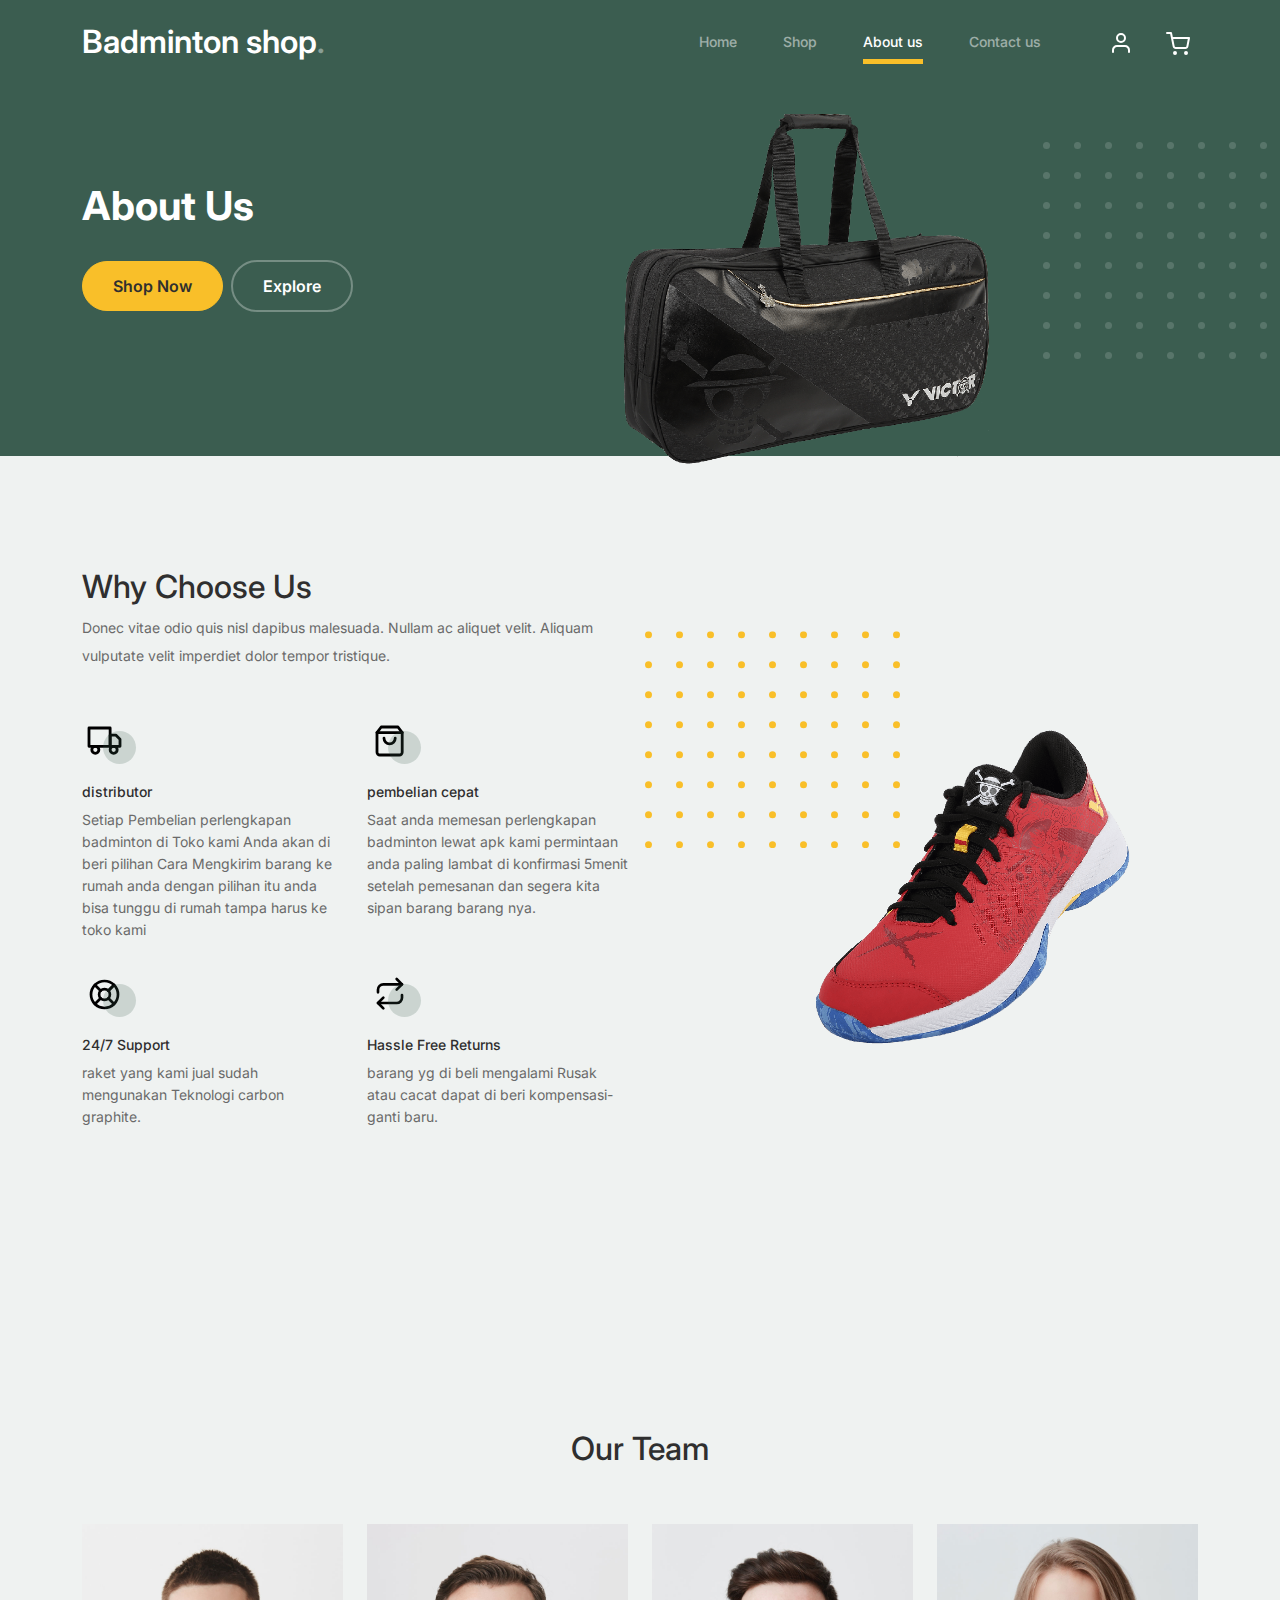
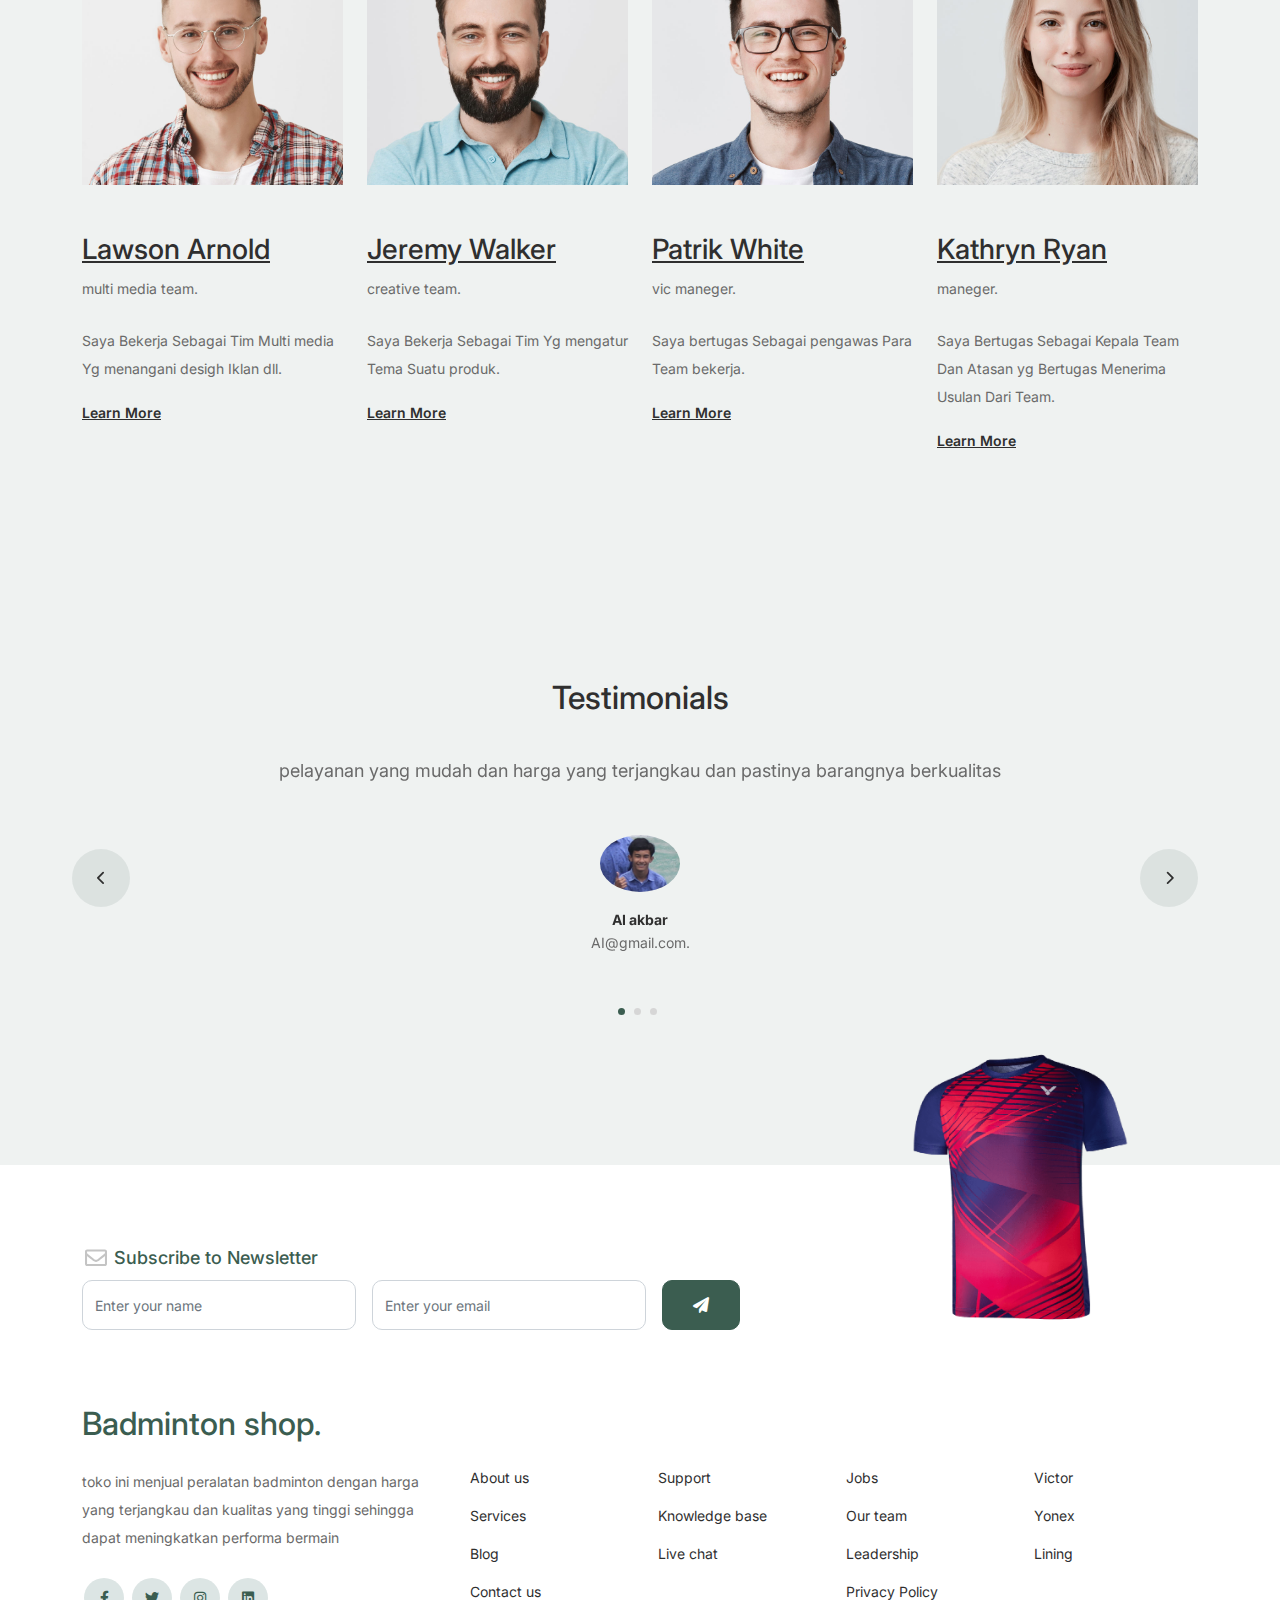
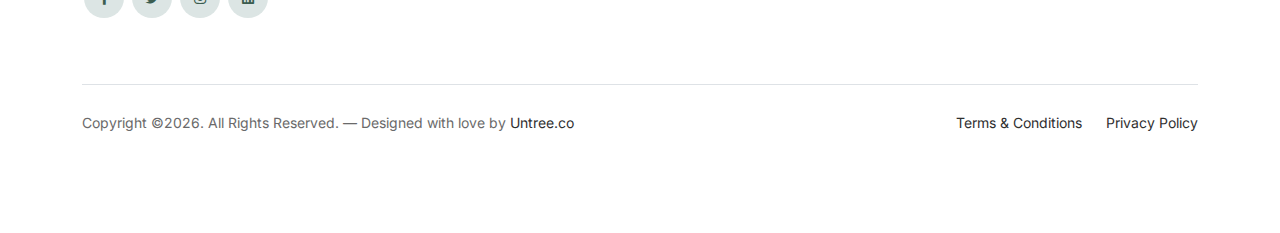
<file: about.html>
<!-- /*
* Bootstrap 5
* Template Name: Furni
* Template Author: Untree.co
* Template URI: https://untree.co/
* License: https://creativecommons.org/licenses/by/3.0/
*/ -->
<!doctype html>
<html lang="en">
<head>
  <meta charset="utf-8">
  <meta name="viewport" content="width=device-width, initial-scale=1, shrink-to-fit=no">
  <meta name="author" content="Untree.co">
  <link rel="shortcut icon" href="favicon.png">

  <meta name="description" content="" />
  <meta name="keywords" content="bootstrap, bootstrap4" />

		<!-- Bootstrap CSS -->
		<link href="css/bootstrap.min.css" rel="stylesheet">
		<link href="https://cdnjs.cloudflare.com/ajax/libs/font-awesome/6.0.0-beta3/css/all.min.css" rel="stylesheet">
		<link href="css/tiny-slider.css" rel="stylesheet">
		<link href="css/style.css" rel="stylesheet">
		<title>Furni Free Bootstrap 5 Template for Furniture and Interior Design Websites by Untree.co </title>
	</head>

	<body>

		<!-- Start Header/Navigation -->
		<nav class="custom-navbar navbar navbar navbar-expand-md navbar-dark bg-dark" arial-label="Furni navigation bar">

			<div class="container">
				<a class="navbar-brand" href="index.html">Badminton shop<span>.</span></a>

				<button class="navbar-toggler" type="button" data-bs-toggle="collapse" data-bs-target="#navbarsFurni" aria-controls="navbarsFurni" aria-expanded="false" aria-label="Toggle navigation">
					<span class="navbar-toggler-icon"></span>
				</button>

				<div class="collapse navbar-collapse" id="navbarsFurni">
					<ul class="custom-navbar-nav navbar-nav ms-auto mb-2 mb-md-0">
						<li class="nav-item ">
							<a class="nav-link" href="index.html">Home</a>
						</li>
						<li><a class="nav-link" href="shop.html">Shop</a></li>
						<li class="active"><a class="nav-link" href="about.html">About us</a></li>
						<!-- <li><a class="nav-link" href="services.html">Services</a></li>
						<li><a class="nav-link" href="blog.html">Blog</a></li> -->
						<li><a class="nav-link" href="contact.html">Contact us</a></li>
					</ul>

					<ul class="custom-navbar-cta navbar-nav mb-2 mb-md-0 ms-5">
						<li><a class="nav-link" href="#"><img src="images/user.svg"></a></li>
						<li><a class="nav-link" href="cart.html"><img src="images/cart.svg"></a></li>
					</ul>
				</div>
			</div>
				
		</nav>
		<!-- End Header/Navigation -->

		<!-- Start Hero Section -->
			<div class="hero">
				<div class="container">
					<div class="row justify-content-between">
						<div class="col-lg-5">
							<div class="intro-excerpt">
								<h1>About Us</h1>
								<p class="mb-4"></p>
								<p><a href="" class="btn btn-secondary me-2">Shop Now</a><a href="#" class="btn btn-white-outline">Explore</a></p>
							</div>
						</div>
						<div class="col-lg-7">
							<div class="hero-img-wrap">
								<img src="images/tas onepis.png" width="500px"  class="img-fluid">
							</div>
						</div>
					</div>
				</div>
			</div>
		<!-- End Hero Section -->

		

		<!-- Start Why Choose Us Section -->
		<div class="why-choose-section">
			<div class="container">
				<div class="row justify-content-between align-items-center">
					<div class="col-lg-6">
						<h2 class="section-title">Why Choose Us</h2>
						<p>Donec vitae odio quis nisl dapibus malesuada. Nullam ac aliquet velit. Aliquam vulputate velit imperdiet dolor tempor tristique.</p>

						<div class="row my-5">
							<div class="col-6 col-md-6">
								<div class="feature">
									<div class="icon">
										<img src="images/truck.svg" alt="Image" class="imf-fluid">
									</div>
									<h3>distributor</h3>
									<p>Setiap Pembelian perlengkapan badminton di Toko kami Anda akan di beri pilihan Cara Mengkirim barang ke rumah anda dengan pilihan itu anda bisa tunggu di rumah tampa harus ke toko kami</p>
								</div>
							</div>

							<div class="col-6 col-md-6">
								<div class="feature">
									<div class="icon">
										<img src="images/bag.svg" alt="Image" class="imf-fluid">
									</div>
									<h3>pembelian cepat</h3>
									<p>Saat anda memesan perlengkapan badminton lewat apk kami permintaan anda paling lambat di konfirmasi 5menit setelah pemesanan dan segera kita sipan barang barang nya.</p>
								</div>
							</div>

							<div class="col-6 col-md-6">
								<div class="feature">
									<div class="icon">
										<img src="images/support.svg" alt="Image" class="imf-fluid">
									</div>
									<h3>24/7 Support</h3>
									<p>raket yang kami jual sudah mengunakan Teknologi carbon graphite.</p>
								</div>
							</div>

							<div class="col-6 col-md-6">
								<div class="feature">
									<div class="icon">
										<img src="images/return.svg" alt="Image" class="imf-fluid">
									</div>
									<h3>Hassle Free Returns</h3>
									<p>barang yg di beli mengalami Rusak atau cacat dapat di beri kompensasi-ganti baru.</p>
								</div>
							</div>

						</div>
					</div>

					<div class="col-lg-5">
						<div class="img-wrap">
							<img src="images/sepatu onepiece.png" alt="Image" class="img-fluid">
						</div>
					</div>

				</div>
			</div>
		</div>
		<!-- End Why Choose Us Section -->

		<!-- Start Team Section -->
		<div class="untree_co-section">
			<div class="container">

				<div class="row mb-5">
					<div class="col-lg-5 mx-auto text-center">
						<h2 class="section-title">Our Team</h2>
					</div>
				</div>

				<div class="row">

					<!-- Start Column 1 -->
					<div class="col-12 col-md-6 col-lg-3 mb-5 mb-md-0">
						<img src="images/person_1.jpg" class="img-fluid mb-5">
						<h3 clas><a href="#"><span class="">Lawson</span> Arnold</a></h3>
            <span class="d-block position mb-4">multi media team.</span>
            <p>
				Saya Bekerja Sebagai Tim Multi media Yg menangani desigh Iklan dll.</p>
            <p class="mb-0"><a href="#" class="more dark">Learn More <span class="icon-arrow_forward"></span></a></p>
					</div> 
					<!-- End Column 1 -->

					<!-- Start Column 2 -->
					<div class="col-12 col-md-6 col-lg-3 mb-5 mb-md-0">
						<img src="images/person_2.jpg" class="img-fluid mb-5">

						<h3 clas><a href="#"><span class="">Jeremy</span> Walker</a></h3>
            <span class="d-block position mb-4">creative team.</span>
            <p>
				Saya Bekerja Sebagai Tim Yg mengatur Tema Suatu produk.</p>
            <p class="mb-0"><a href="#" class="more dark">Learn More <span class="icon-arrow_forward"></span></a></p>

					</div> 
					<!-- End Column 2 -->

					<!-- Start Column 3 -->
					<div class="col-12 col-md-6 col-lg-3 mb-5 mb-md-0">
						<img src="images/person_3.jpg" class="img-fluid mb-5">
						<h3 clas><a href="#"><span class="">Patrik</span> White</a></h3>
            <span class="d-block position mb-4">vic maneger.</span>
            <p>
				Saya bertugas Sebagai pengawas Para Team bekerja.</p>
            <p class="mb-0"><a href="#" class="more dark">Learn More <span class="icon-arrow_forward"></span></a></p>
					</div> 
					<!-- End Column 3 -->

					<!-- Start Column 4 -->
					<div class="col-12 col-md-6 col-lg-3 mb-5 mb-md-0">
						<img src="images/person_4.jpg" class="img-fluid mb-5">

						<h3 clas><a href="#"><span class="">Kathryn</span> Ryan</a></h3>
            <span class="d-block position mb-4">maneger.</span>
            <p>
				Saya Bertugas Sebagai Kepala Team Dan Atasan yg Bertugas Menerima Usulan Dari Team.</p>
            <p class="mb-0"><a href="#" class="more dark">Learn More <span class="icon-arrow_forward"></span></a></p>

          
					</div> 
					<!-- End Column 4 -->

					

				</div>
			</div>
		</div>
		<!-- End Team Section -->

		

		<!-- Start Testimonial Slider -->
		<div class="testimonial-section before-footer-section">
			<div class="container">
				<div class="row">
					<div class="col-lg-7 mx-auto text-center">
						<h2 class="section-title">Testimonials</h2>
					</div>
				</div>

				<div class="row justify-content-center">
					<div class="col-lg-12">
						<div class="testimonial-slider-wrap text-center">

							<div id="testimonial-nav">
								<span class="prev" data-controls="prev"><span class="fa fa-chevron-left"></span></span>
								<span class="next" data-controls="next"><span class="fa fa-chevron-right"></span></span>
							</div>

							<div class="testimonial-slider">
								
								<div class="item">
									<div class="row justify-content-center">
										<div class="col-lg-8 mx-auto">

											<div class="testimonial-block text-center">
												<blockquote class="mb-5">
													<p>pelayanan yang mudah dan harga yang terjangkau dan pastinya barangnya berkualitas</p>
												</blockquote>

												<div class="author-info">
													<div class="author-pic">
														<img src="images/mntp.png" alt="Maria Jones" class="img-fluid">
													</div>
													<h3 class="font-weight-bold">AI akbar</h3>
													<span class="position d-block mb-3">AI@gmail.com.</span>
												</div>
											</div>

										</div>
									</div>
								</div> 
								<!-- END item -->

								<div class="item">
									<div class="row justify-content-center">
										<div class="col-lg-8 mx-auto">

											<div class="testimonial-block text-center">
												<blockquote class="mb-5">
													<p>raket yang bagus cocok untuk permainan saya</p>
												</blockquote>

												<div class="author-info">
													<div class="author-pic">
														<img src="images/yg pentingkan pristel dulu bos.png" alt="Maria Jones" class="img-fluid">
													</div>
													<h3 class="font-weight-bold">ara sid</h3>
													<span class="position d-block mb-3">fadlan@gmail.com.</span>
												</div>
											</div>

										</div>
									</div>
								</div> 
								<!-- END item -->

								<div class="item">
									<div class="row justify-content-center">
										<div class="col-lg-8 mx-auto">

											<div class="testimonial-block text-center">
												<blockquote class="mb-5">
													<p>baju ini kainya halus dan jahitanya yang sangat rapi saya suka produk ini</p>
												</blockquote>

												<div class="author-info">
													<div class="author-pic">
														<img src="images/uhuy.png" alt="Maria Jones" class="img-fluid">
													</div>
													<h3 class="font-weight-bold">alipy</h3>
													<span class="position d-block mb-3">alipy@gmail.com.</span>
												</div>
											</div>

										</div>
									</div>
								</div> 
								<!-- END item -->

							</div>

						</div>
					</div>
				</div>
			</div>
		</div>
		<!-- End Testimonial Slider -->

		

		<!-- Start Footer Section -->
		<footer class="footer-section">
			<div class="container relative">

				<div class="sofa-img">
					<img src="images/baju victor.png" alt="Image" class="img-fluid">
				</div>

				<div class="row">
					<div class="col-lg-8">
						<div class="subscription-form">
							<h3 class="d-flex align-items-center"><span class="me-1"><img src="images/envelope-outline.svg" alt="Image" class="img-fluid"></span><span>Subscribe to Newsletter</span></h3>

							<form action="#" class="row g-3">
								<div class="col-auto">
									<input type="text" class="form-control" placeholder="Enter your name">
								</div>
								<div class="col-auto">
									<input type="email" class="form-control" placeholder="Enter your email">
								</div>
								<div class="col-auto">
									<button class="btn btn-primary">
										<span class="fa fa-paper-plane"></span>
									</button>
								</div>
							</form>

						</div>
					</div>
				</div>

				<div class="row g-5 mb-5">
					<div class="col-lg-4">
						<div class="mb-4 footer-logo-wrap"><a href="#" class="footer-logo">Badminton shop<span>.</span></a></div>
						<p class="mb-4">toko ini menjual peralatan badminton dengan harga yang terjangkau dan kualitas yang tinggi sehingga dapat meningkatkan performa bermain </p>

						<ul class="list-unstyled custom-social">
							<li><a href="#"><span class="fa fa-brands fa-facebook-f"></span></a></li>
							<li><a href="#"><span class="fa fa-brands fa-twitter"></span></a></li>
							<li><a href="#"><span class="fa fa-brands fa-instagram"></span></a></li>
							<li><a href="#"><span class="fa fa-brands fa-linkedin"></span></a></li>
						</ul>
					</div>

					<div class="col-lg-8">
						<div class="row links-wrap">
							<div class="col-6 col-sm-6 col-md-3">
								<ul class="list-unstyled">
									<li><a href="#">About us</a></li>
									<li><a href="#">Services</a></li>
									<li><a href="#">Blog</a></li>
									<li><a href="#">Contact us</a></li>
								</ul>
							</div>

							<div class="col-6 col-sm-6 col-md-3">
								<ul class="list-unstyled">
									<li><a href="#">Support</a></li>
									<li><a href="#">Knowledge base</a></li>
									<li><a href="#">Live chat</a></li>
								</ul>
							</div>

							<div class="col-6 col-sm-6 col-md-3">
								<ul class="list-unstyled">
									<li><a href="#">Jobs</a></li>
									<li><a href="#">Our team</a></li>
									<li><a href="#">Leadership</a></li>
									<li><a href="#">Privacy Policy</a></li>
								</ul>
							</div>

							<div class="col-6 col-sm-6 col-md-3">
								<ul class="list-unstyled">
									<li><a href="#">Victor</a></li>
									<li><a href="#">Yonex</a></li>
									<li><a href="#">Lining</a></li>
								</ul>
							</div>
						</div>
					</div>

				</div>

				<div class="border-top copyright">
					<div class="row pt-4">
						<div class="col-lg-6">
							<p class="mb-2 text-center text-lg-start">Copyright &copy;<script>document.write(new Date().getFullYear());</script>. All Rights Reserved. &mdash; Designed with love by <a href="https://untree.co">Untree.co</a> <!-- License information: https://untree.co/license/ -->
            </p>
						</div>

						<div class="col-lg-6 text-center text-lg-end">
							<ul class="list-unstyled d-inline-flex ms-auto">
								<li class="me-4"><a href="#">Terms &amp; Conditions</a></li>
								<li><a href="#">Privacy Policy</a></li>
							</ul>
						</div>

					</div>
				</div>

			</div>
		</footer>
		<!-- End Footer Section -->	


		<script src="js/bootstrap.bundle.min.js"></script>
		<script src="js/tiny-slider.js"></script>
		<script src="js/custom.js"></script>
	</body>

</html>
</file>
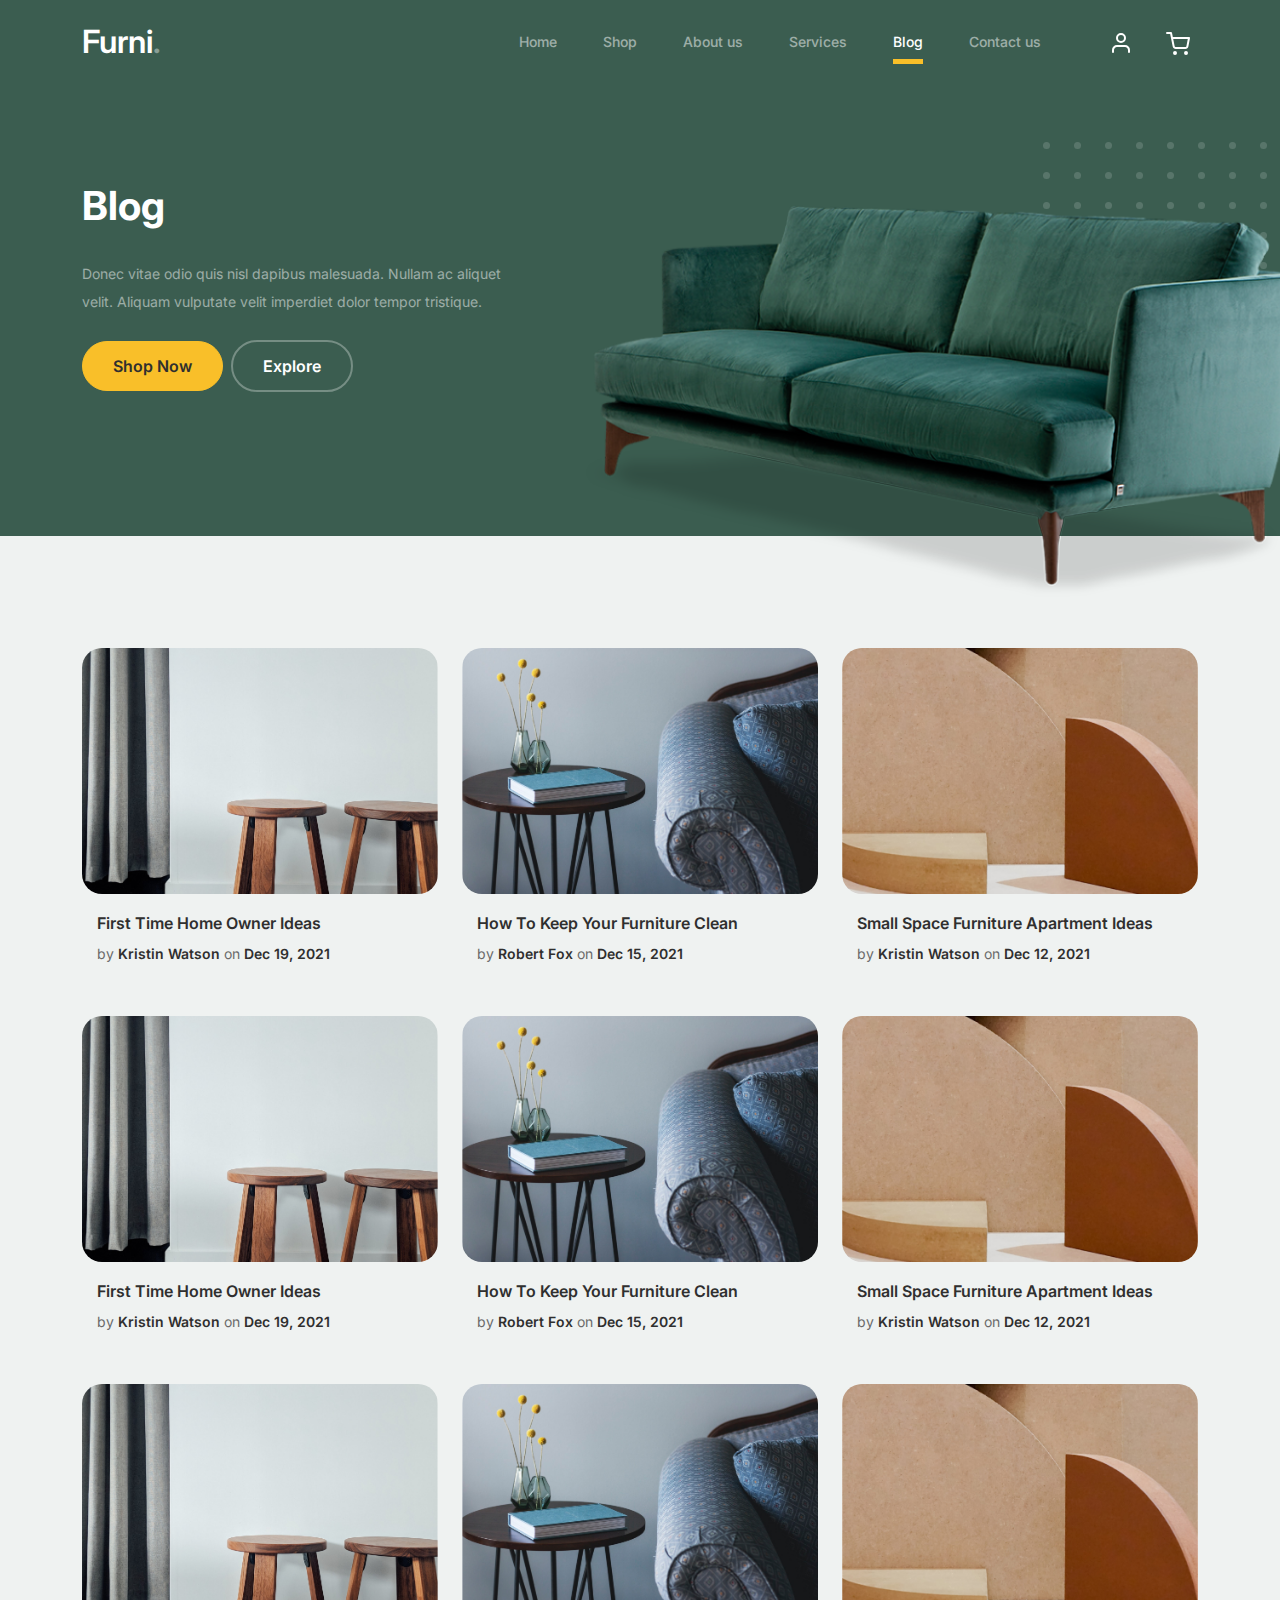
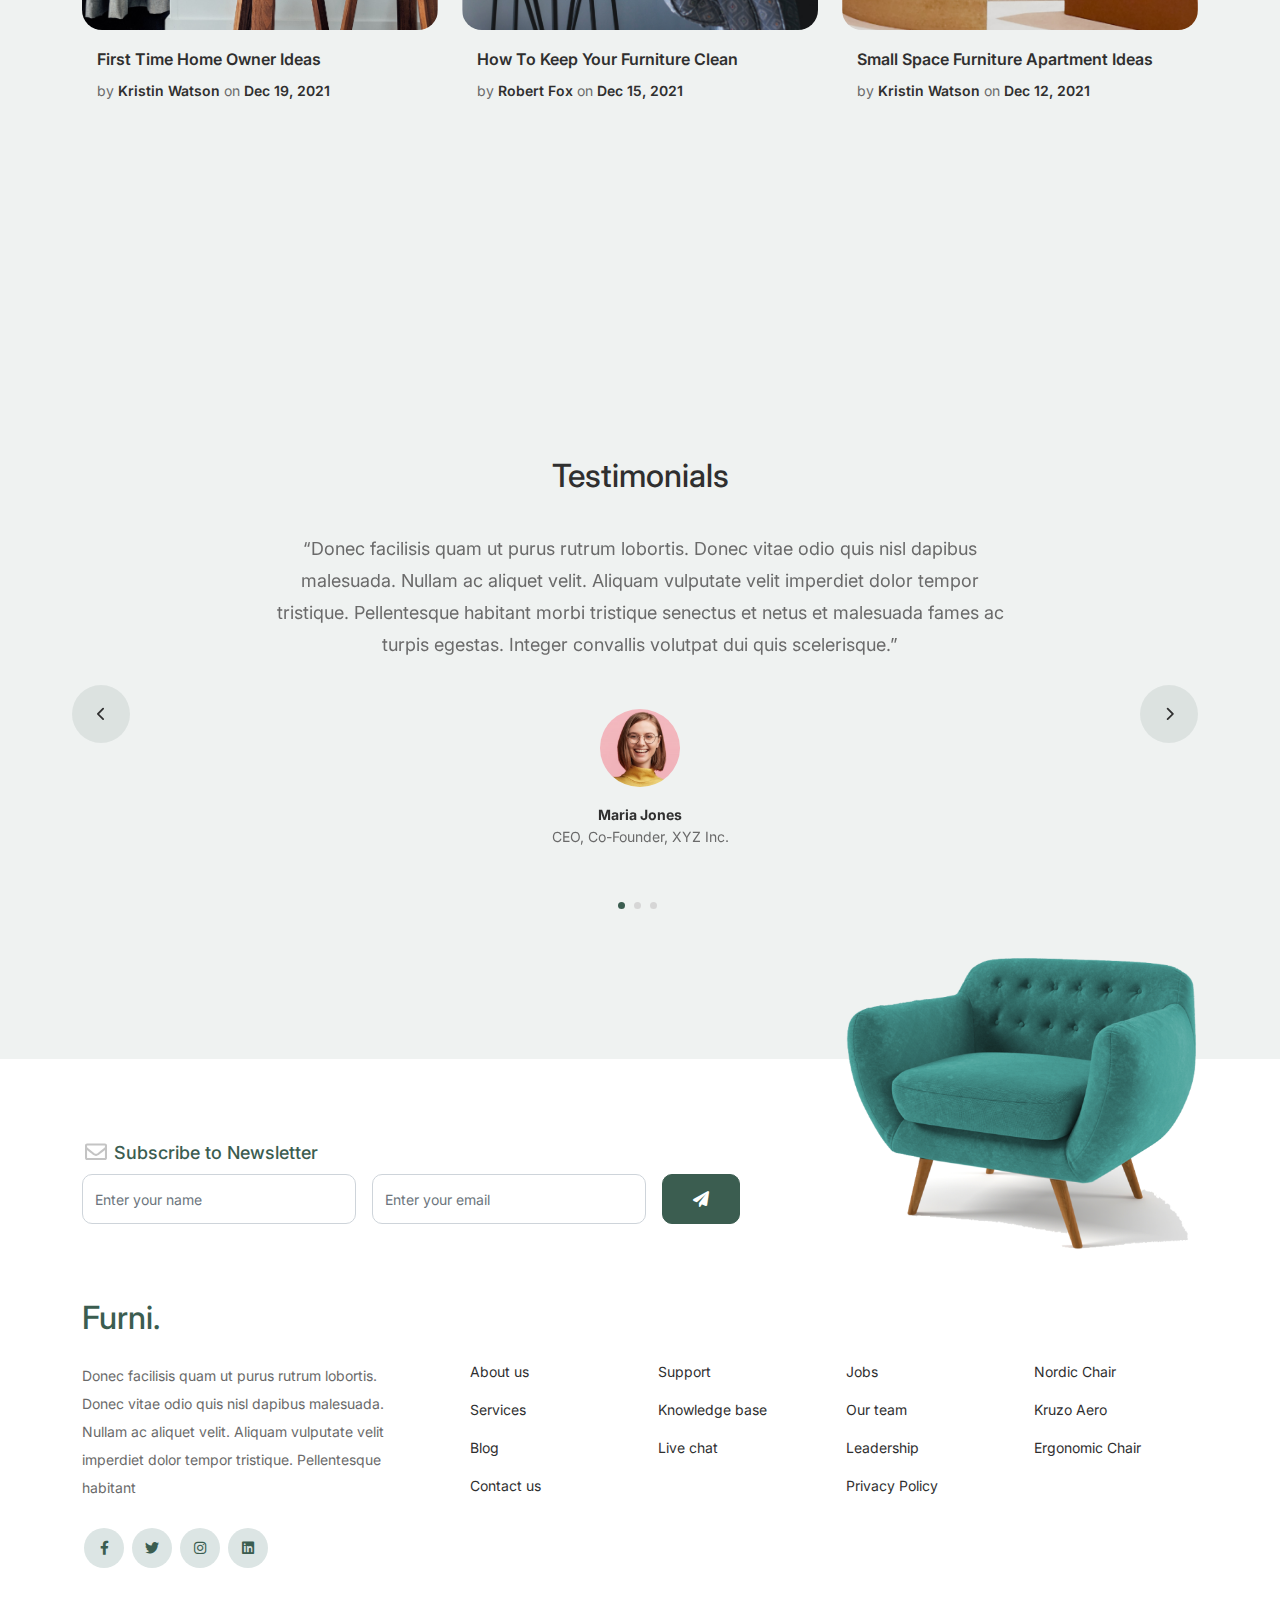
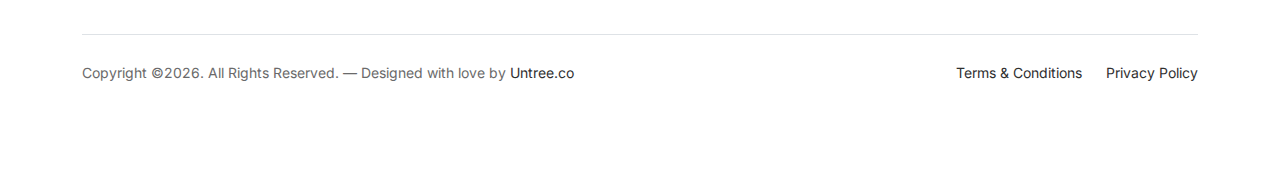
<file: blog.html>
<!-- /*
* Bootstrap 5
* Template Name: Furni
* Template Author: Untree.co
* Template URI: https://untree.co/
* License: https://creativecommons.org/licenses/by/3.0/
*/ -->
<!doctype html>
<html lang="en">
<head>
  <meta charset="utf-8">
  <meta name="viewport" content="width=device-width, initial-scale=1, shrink-to-fit=no">
  <meta name="author" content="Untree.co">
  <link rel="shortcut icon" href="favicon.png">

  <meta name="description" content="" />
  <meta name="keywords" content="bootstrap, bootstrap4" />

		<!-- Bootstrap CSS -->
		<link href="css/bootstrap.min.css" rel="stylesheet">
		<link href="https://cdnjs.cloudflare.com/ajax/libs/font-awesome/6.0.0-beta3/css/all.min.css" rel="stylesheet">
		<link href="css/tiny-slider.css" rel="stylesheet">
		<link href="css/style.css" rel="stylesheet">
		<title>Furni Free Bootstrap 5 Template for Furniture and Interior Design Websites by Untree.co </title>
	</head>

	<body>

		<!-- Start Header/Navigation -->
		<nav class="custom-navbar navbar navbar navbar-expand-md navbar-dark bg-dark" arial-label="Furni navigation bar">

			<div class="container">
				<a class="navbar-brand" href="index.html">Furni<span>.</span></a>

				<button class="navbar-toggler" type="button" data-bs-toggle="collapse" data-bs-target="#navbarsFurni" aria-controls="navbarsFurni" aria-expanded="false" aria-label="Toggle navigation">
					<span class="navbar-toggler-icon"></span>
				</button>

				<div class="collapse navbar-collapse" id="navbarsFurni">
					<ul class="custom-navbar-nav navbar-nav ms-auto mb-2 mb-md-0">
						<li class="nav-item">
							<a class="nav-link" href="index.html">Home</a>
						</li>
						<li><a class="nav-link" href="shop.html">Shop</a></li>
						<li><a class="nav-link" href="about.html">About us</a></li>
						<li><a class="nav-link" href="services.html">Services</a></li>
						<li class="active"><a class="nav-link" href="blog.html">Blog</a></li>
						<li><a class="nav-link" href="contact.html">Contact us</a></li>
					</ul>

					<ul class="custom-navbar-cta navbar-nav mb-2 mb-md-0 ms-5">
						<li><a class="nav-link" href="#"><img src="images/user.svg"></a></li>
						<li><a class="nav-link" href="cart.html"><img src="images/cart.svg"></a></li>
					</ul>
				</div>
			</div>
				
		</nav>
		<!-- End Header/Navigation -->

		<!-- Start Hero Section -->
			<div class="hero">
				<div class="container">
					<div class="row justify-content-between">
						<div class="col-lg-5">
							<div class="intro-excerpt">
								<h1>Blog</h1>
								<p class="mb-4">Donec vitae odio quis nisl dapibus malesuada. Nullam ac aliquet velit. Aliquam vulputate velit imperdiet dolor tempor tristique.</p>
								<p><a href="" class="btn btn-secondary me-2">Shop Now</a><a href="#" class="btn btn-white-outline">Explore</a></p>
							</div>
						</div>
						<div class="col-lg-7">
							<div class="hero-img-wrap">
								<img src="images/couch.png" class="img-fluid">
							</div>
						</div>
					</div>
				</div>
			</div>
		<!-- End Hero Section -->

		

		<!-- Start Blog Section -->
		<div class="blog-section">
			<div class="container">
				
				<div class="row">

					<div class="col-12 col-sm-6 col-md-4 mb-5">
						<div class="post-entry">
							<a href="#" class="post-thumbnail"><img src="images/post-1.jpg" alt="Image" class="img-fluid"></a>
							<div class="post-content-entry">
								<h3><a href="#">First Time Home Owner Ideas</a></h3>
								<div class="meta">
									<span>by <a href="#">Kristin Watson</a></span> <span>on <a href="#">Dec 19, 2021</a></span>
								</div>
							</div>
						</div>
					</div>

					<div class="col-12 col-sm-6 col-md-4 mb-5">
						<div class="post-entry">
							<a href="#" class="post-thumbnail"><img src="images/post-2.jpg" alt="Image" class="img-fluid"></a>
							<div class="post-content-entry">
								<h3><a href="#">How To Keep Your Furniture Clean</a></h3>
								<div class="meta">
									<span>by <a href="#">Robert Fox</a></span> <span>on <a href="#">Dec 15, 2021</a></span>
								</div>
							</div>
						</div>
					</div>

					<div class="col-12 col-sm-6 col-md-4 mb-5">
						<div class="post-entry">
							<a href="#" class="post-thumbnail"><img src="images/post-3.jpg" alt="Image" class="img-fluid"></a>
							<div class="post-content-entry">
								<h3><a href="#">Small Space Furniture Apartment Ideas</a></h3>
								<div class="meta">
									<span>by <a href="#">Kristin Watson</a></span> <span>on <a href="#">Dec 12, 2021</a></span>
								</div>
							</div>
						</div>
					</div>

					<div class="col-12 col-sm-6 col-md-4 mb-5">
						<div class="post-entry">
							<a href="#" class="post-thumbnail"><img src="images/post-1.jpg" alt="Image" class="img-fluid"></a>
							<div class="post-content-entry">
								<h3><a href="#">First Time Home Owner Ideas</a></h3>
								<div class="meta">
									<span>by <a href="#">Kristin Watson</a></span> <span>on <a href="#">Dec 19, 2021</a></span>
								</div>
							</div>
						</div>
					</div>

					<div class="col-12 col-sm-6 col-md-4 mb-5">
						<div class="post-entry">
							<a href="#" class="post-thumbnail"><img src="images/post-2.jpg" alt="Image" class="img-fluid"></a>
							<div class="post-content-entry">
								<h3><a href="#">How To Keep Your Furniture Clean</a></h3>
								<div class="meta">
									<span>by <a href="#">Robert Fox</a></span> <span>on <a href="#">Dec 15, 2021</a></span>
								</div>
							</div>
						</div>
					</div>

					<div class="col-12 col-sm-6 col-md-4 mb-5">
						<div class="post-entry">
							<a href="#" class="post-thumbnail"><img src="images/post-3.jpg" alt="Image" class="img-fluid"></a>
							<div class="post-content-entry">
								<h3><a href="#">Small Space Furniture Apartment Ideas</a></h3>
								<div class="meta">
									<span>by <a href="#">Kristin Watson</a></span> <span>on <a href="#">Dec 12, 2021</a></span>
								</div>
							</div>
						</div>
					</div>

					<div class="col-12 col-sm-6 col-md-4 mb-5">
						<div class="post-entry">
							<a href="#" class="post-thumbnail"><img src="images/post-1.jpg" alt="Image" class="img-fluid"></a>
							<div class="post-content-entry">
								<h3><a href="#">First Time Home Owner Ideas</a></h3>
								<div class="meta">
									<span>by <a href="#">Kristin Watson</a></span> <span>on <a href="#">Dec 19, 2021</a></span>
								</div>
							</div>
						</div>
					</div>

					<div class="col-12 col-sm-6 col-md-4 mb-5">
						<div class="post-entry">
							<a href="#" class="post-thumbnail"><img src="images/post-2.jpg" alt="Image" class="img-fluid"></a>
							<div class="post-content-entry">
								<h3><a href="#">How To Keep Your Furniture Clean</a></h3>
								<div class="meta">
									<span>by <a href="#">Robert Fox</a></span> <span>on <a href="#">Dec 15, 2021</a></span>
								</div>
							</div>
						</div>
					</div>

					<div class="col-12 col-sm-6 col-md-4 mb-5">
						<div class="post-entry">
							<a href="#" class="post-thumbnail"><img src="images/post-3.jpg" alt="Image" class="img-fluid"></a>
							<div class="post-content-entry">
								<h3><a href="#">Small Space Furniture Apartment Ideas</a></h3>
								<div class="meta">
									<span>by <a href="#">Kristin Watson</a></span> <span>on <a href="#">Dec 12, 2021</a></span>
								</div>
							</div>
						</div>
					</div>

				</div>
			</div>
		</div>
		<!-- End Blog Section -->	

		

		<!-- Start Testimonial Slider -->
		<div class="testimonial-section before-footer-section">
			<div class="container">
				<div class="row">
					<div class="col-lg-7 mx-auto text-center">
						<h2 class="section-title">Testimonials</h2>
					</div>
				</div>

				<div class="row justify-content-center">
					<div class="col-lg-12">
						<div class="testimonial-slider-wrap text-center">

							<div id="testimonial-nav">
								<span class="prev" data-controls="prev"><span class="fa fa-chevron-left"></span></span>
								<span class="next" data-controls="next"><span class="fa fa-chevron-right"></span></span>
							</div>

							<div class="testimonial-slider">
								
								<div class="item">
									<div class="row justify-content-center">
										<div class="col-lg-8 mx-auto">

											<div class="testimonial-block text-center">
												<blockquote class="mb-5">
													<p>&ldquo;Donec facilisis quam ut purus rutrum lobortis. Donec vitae odio quis nisl dapibus malesuada. Nullam ac aliquet velit. Aliquam vulputate velit imperdiet dolor tempor tristique. Pellentesque habitant morbi tristique senectus et netus et malesuada fames ac turpis egestas. Integer convallis volutpat dui quis scelerisque.&rdquo;</p>
												</blockquote>

												<div class="author-info">
													<div class="author-pic">
														<img src="images/person-1.png" alt="Maria Jones" class="img-fluid">
													</div>
													<h3 class="font-weight-bold">Maria Jones</h3>
													<span class="position d-block mb-3">CEO, Co-Founder, XYZ Inc.</span>
												</div>
											</div>

										</div>
									</div>
								</div> 
								<!-- END item -->

								<div class="item">
									<div class="row justify-content-center">
										<div class="col-lg-8 mx-auto">

											<div class="testimonial-block text-center">
												<blockquote class="mb-5">
													<p>&ldquo;Donec facilisis quam ut purus rutrum lobortis. Donec vitae odio quis nisl dapibus malesuada. Nullam ac aliquet velit. Aliquam vulputate velit imperdiet dolor tempor tristique. Pellentesque habitant morbi tristique senectus et netus et malesuada fames ac turpis egestas. Integer convallis volutpat dui quis scelerisque.&rdquo;</p>
												</blockquote>

												<div class="author-info">
													<div class="author-pic">
														<img src="images/person-1.png" alt="Maria Jones" class="img-fluid">
													</div>
													<h3 class="font-weight-bold">Maria Jones</h3>
													<span class="position d-block mb-3">CEO, Co-Founder, XYZ Inc.</span>
												</div>
											</div>

										</div>
									</div>
								</div> 
								<!-- END item -->

								<div class="item">
									<div class="row justify-content-center">
										<div class="col-lg-8 mx-auto">

											<div class="testimonial-block text-center">
												<blockquote class="mb-5">
													<p>&ldquo;Donec facilisis quam ut purus rutrum lobortis. Donec vitae odio quis nisl dapibus malesuada. Nullam ac aliquet velit. Aliquam vulputate velit imperdiet dolor tempor tristique. Pellentesque habitant morbi tristique senectus et netus et malesuada fames ac turpis egestas. Integer convallis volutpat dui quis scelerisque.&rdquo;</p>
												</blockquote>

												<div class="author-info">
													<div class="author-pic">
														<img src="images/person-1.png" alt="Maria Jones" class="img-fluid">
													</div>
													<h3 class="font-weight-bold">Maria Jones</h3>
													<span class="position d-block mb-3">CEO, Co-Founder, XYZ Inc.</span>
												</div>
											</div>

										</div>
									</div>
								</div> 
								<!-- END item -->

							</div>

						</div>
					</div>
				</div>
			</div>
		</div>
		<!-- End Testimonial Slider -->

		

		<!-- Start Footer Section -->
		<footer class="footer-section">
			<div class="container relative">

				<div class="sofa-img">
					<img src="images/sofa.png" alt="Image" class="img-fluid">
				</div>

				<div class="row">
					<div class="col-lg-8">
						<div class="subscription-form">
							<h3 class="d-flex align-items-center"><span class="me-1"><img src="images/envelope-outline.svg" alt="Image" class="img-fluid"></span><span>Subscribe to Newsletter</span></h3>

							<form action="#" class="row g-3">
								<div class="col-auto">
									<input type="text" class="form-control" placeholder="Enter your name">
								</div>
								<div class="col-auto">
									<input type="email" class="form-control" placeholder="Enter your email">
								</div>
								<div class="col-auto">
									<button class="btn btn-primary">
										<span class="fa fa-paper-plane"></span>
									</button>
								</div>
							</form>

						</div>
					</div>
				</div>

				<div class="row g-5 mb-5">
					<div class="col-lg-4">
						<div class="mb-4 footer-logo-wrap"><a href="#" class="footer-logo">Furni<span>.</span></a></div>
						<p class="mb-4">Donec facilisis quam ut purus rutrum lobortis. Donec vitae odio quis nisl dapibus malesuada. Nullam ac aliquet velit. Aliquam vulputate velit imperdiet dolor tempor tristique. Pellentesque habitant</p>

						<ul class="list-unstyled custom-social">
							<li><a href="#"><span class="fa fa-brands fa-facebook-f"></span></a></li>
							<li><a href="#"><span class="fa fa-brands fa-twitter"></span></a></li>
							<li><a href="#"><span class="fa fa-brands fa-instagram"></span></a></li>
							<li><a href="#"><span class="fa fa-brands fa-linkedin"></span></a></li>
						</ul>
					</div>

					<div class="col-lg-8">
						<div class="row links-wrap">
							<div class="col-6 col-sm-6 col-md-3">
								<ul class="list-unstyled">
									<li><a href="#">About us</a></li>
									<li><a href="#">Services</a></li>
									<li><a href="#">Blog</a></li>
									<li><a href="#">Contact us</a></li>
								</ul>
							</div>

							<div class="col-6 col-sm-6 col-md-3">
								<ul class="list-unstyled">
									<li><a href="#">Support</a></li>
									<li><a href="#">Knowledge base</a></li>
									<li><a href="#">Live chat</a></li>
								</ul>
							</div>

							<div class="col-6 col-sm-6 col-md-3">
								<ul class="list-unstyled">
									<li><a href="#">Jobs</a></li>
									<li><a href="#">Our team</a></li>
									<li><a href="#">Leadership</a></li>
									<li><a href="#">Privacy Policy</a></li>
								</ul>
							</div>

							<div class="col-6 col-sm-6 col-md-3">
								<ul class="list-unstyled">
									<li><a href="#">Nordic Chair</a></li>
									<li><a href="#">Kruzo Aero</a></li>
									<li><a href="#">Ergonomic Chair</a></li>
								</ul>
							</div>
						</div>
					</div>

				</div>

				<div class="border-top copyright">
					<div class="row pt-4">
						<div class="col-lg-6">
							<p class="mb-2 text-center text-lg-start">Copyright &copy;<script>document.write(new Date().getFullYear());</script>. All Rights Reserved. &mdash; Designed with love by <a href="https://untree.co">Untree.co</a> <!-- License information: https://untree.co/license/ -->
            </p>
						</div>

						<div class="col-lg-6 text-center text-lg-end">
							<ul class="list-unstyled d-inline-flex ms-auto">
								<li class="me-4"><a href="#">Terms &amp; Conditions</a></li>
								<li><a href="#">Privacy Policy</a></li>
							</ul>
						</div>

					</div>
				</div>

			</div>
		</footer>
		<!-- End Footer Section -->	


		<script src="js/bootstrap.bundle.min.js"></script>
		<script src="js/tiny-slider.js"></script>
		<script src="js/custom.js"></script>
	</body>

</html>
</file>
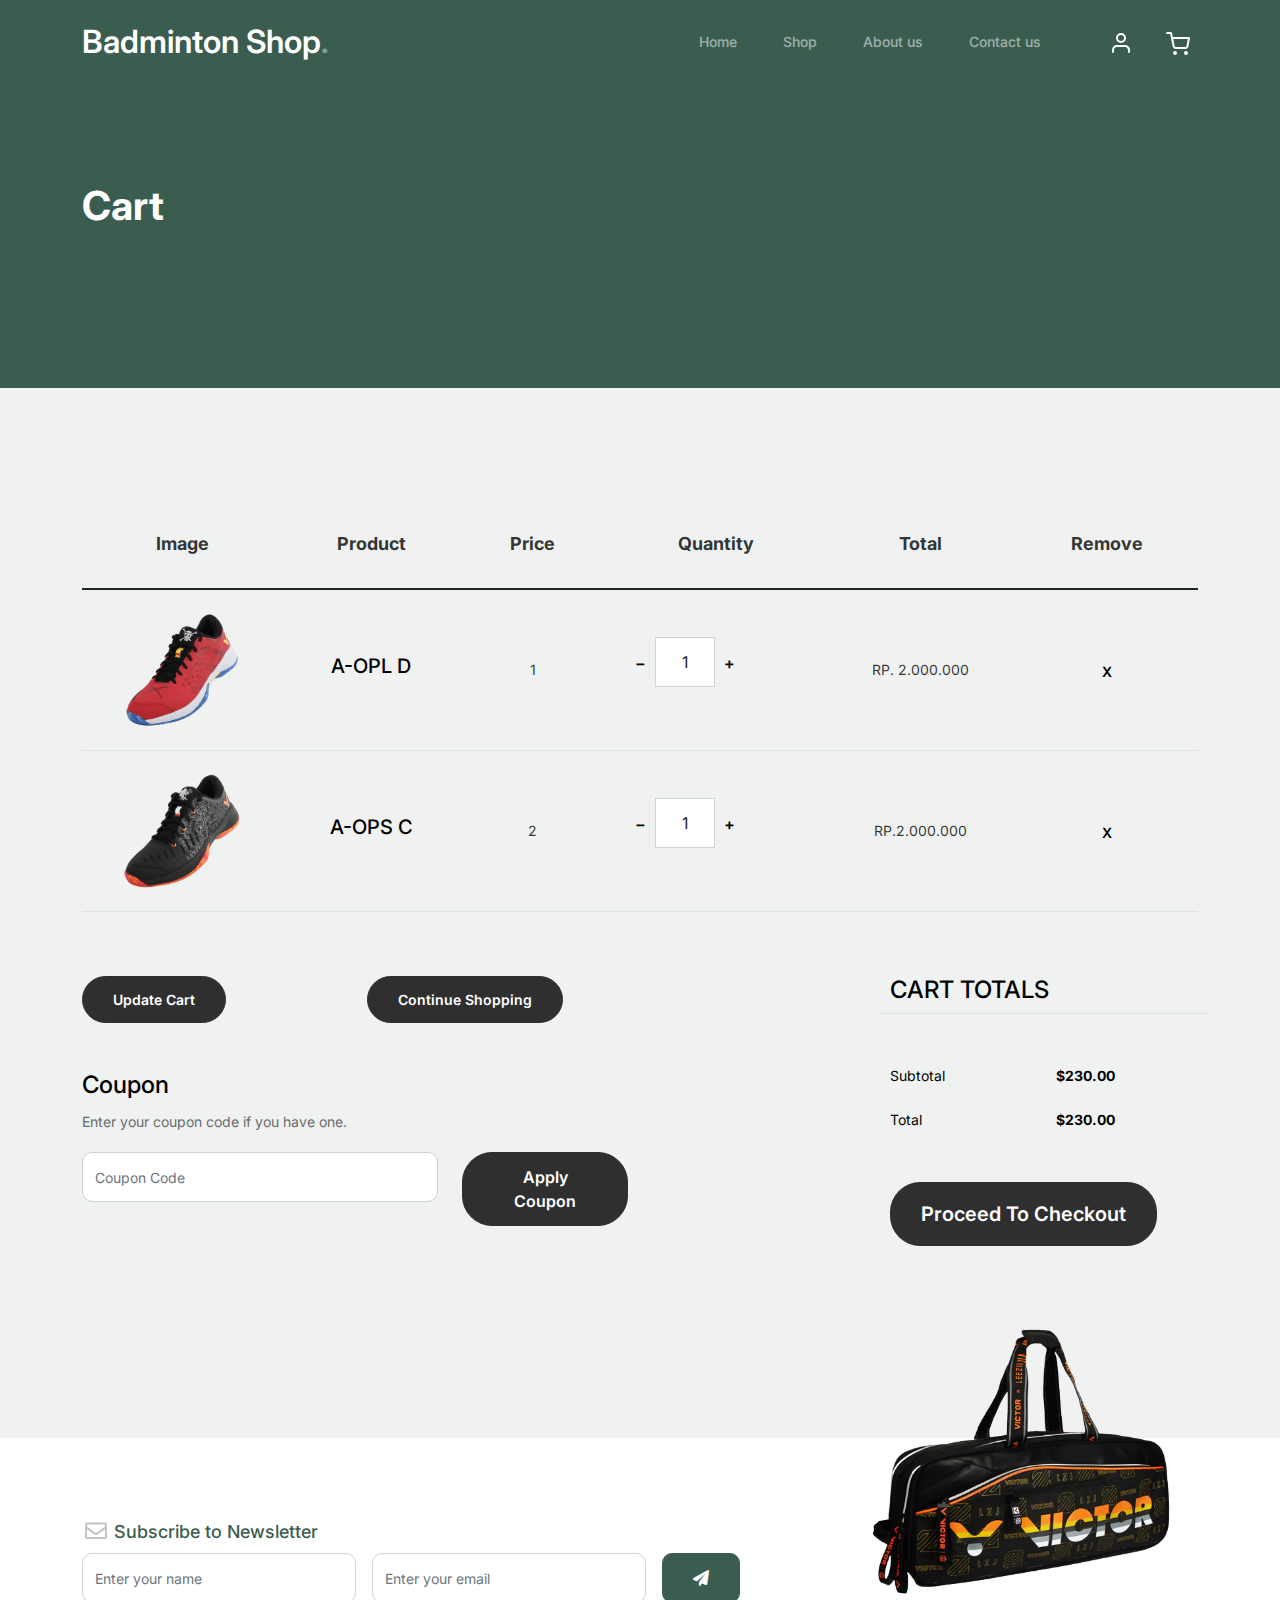
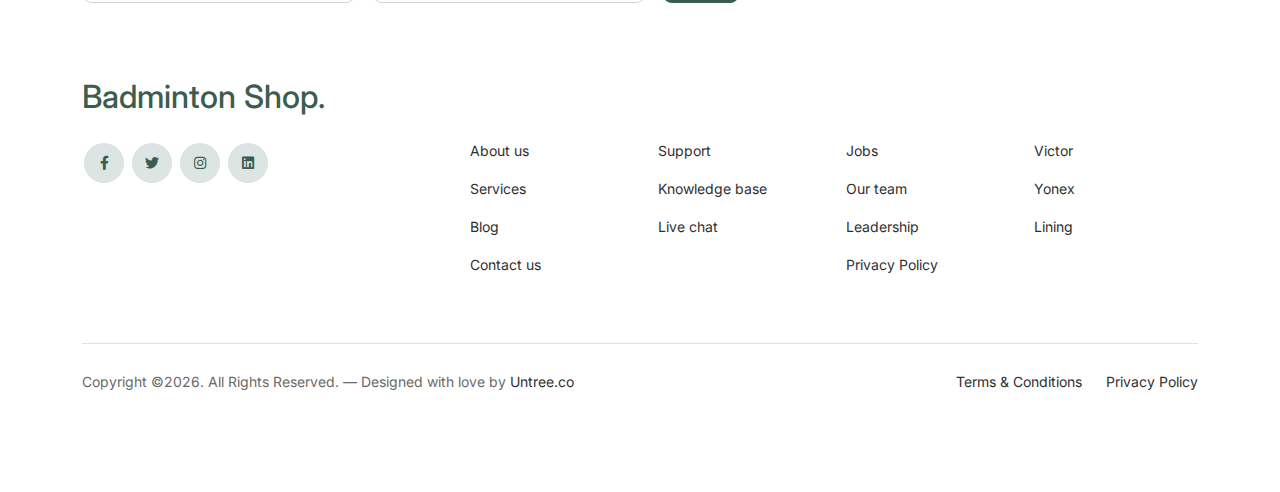
<file: cart.html>
<!-- /*
* Bootstrap 5
* Template Name: Furni
* Template Author: Untree.co
* Template URI: https://untree.co/
* License: https://creativecommons.org/licenses/by/3.0/
*/ -->
<!doctype html>
<html lang="en">
<head>
  <meta charset="utf-8">
  <meta name="viewport" content="width=device-width, initial-scale=1, shrink-to-fit=no">
  <meta name="author" content="Untree.co">
  <link rel="shortcut icon" href="favicon.png">

  <meta name="description" content="" />
  <meta name="keywords" content="bootstrap, bootstrap4" />

		<!-- Bootstrap CSS -->
		<link href="css/bootstrap.min.css" rel="stylesheet">
		<link href="https://cdnjs.cloudflare.com/ajax/libs/font-awesome/6.0.0-beta3/css/all.min.css" rel="stylesheet">
		<link href="css/tiny-slider.css" rel="stylesheet">
		<link href="css/style.css" rel="stylesheet">
		<title>Furni Free Bootstrap 5 Template for Furniture and Interior Design Websites by Untree.co </title>
	</head>

	<body>

		<!-- Start Header/Navigation -->
		<nav class="custom-navbar navbar navbar navbar-expand-md navbar-dark bg-dark" arial-label="Furni navigation bar">

			<div class="container">
				<a class="navbar-brand" href="index.html">Badminton Shop<span>.</span></a>

				<button class="navbar-toggler" type="button" data-bs-toggle="collapse" data-bs-target="#navbarsFurni" aria-controls="navbarsFurni" aria-expanded="false" aria-label="Toggle navigation">
					<span class="navbar-toggler-icon"></span>
				</button>

				<div class="collapse navbar-collapse" id="navbarsFurni">
					<ul class="custom-navbar-nav navbar-nav ms-auto mb-2 mb-md-0">
						<li class="nav-item ">
							<a class="nav-link" href="index.html">Home</a>
						</li>
						<li><a class="nav-link" href="shop.html">Shop</a></li>
						<li><a class="nav-link" href="about.html">About us</a></li>
						<!-- <li><a class="nav-link" href="services.html">Services</a></li> -->
						<!-- <li><a class="nav-link" href="blog.html">Blog</a></li> -->
						<li><a class="nav-link" href="contact.html">Contact us</a></li>
					</ul>

					<ul class="custom-navbar-cta navbar-nav mb-2 mb-md-0 ms-5">
						<li><a class="nav-link" href="#"><img src="images/user.svg"></a></li>
						<li><a class="nav-link" href="cart.html"><img src="images/cart.svg"></a></li>
					</ul>
				</div>
			</div>
				
		</nav>
		<!-- End Header/Navigation -->

		<!-- Start Hero Section -->
			<div class="hero">
				<div class="container">
					<div class="row justify-content-between">
						<div class="col-lg-5">
							<div class="intro-excerpt">
								<h1>Cart</h1>
							</div>
						</div>
						<div class="col-lg-7">
							
						</div>
					</div>
				</div>
			</div>
		<!-- End Hero Section -->

		

		<div class="untree_co-section before-footer-section">
            <div class="container">
              <div class="row mb-5">
                <form class="col-md-12" method="post">
                  <div class="site-blocks-table">
                    <table class="table">
                      <thead>
                        <tr>
                          <th class="product-thumbnail">Image</th>
                          <th class="product-name">Product</th>
                          <th class="product-price">Price</th>
                          <th class="product-quantity">Quantity</th>
                          <th class="product-total">Total</th>
                          <th class="product-remove">Remove</th>
                        </tr>
                      </thead>
                      <tbody>
                        <tr>
                          <td class="product-thumbnail">
                            <img src="images/sepatu onepiece.png" alt="Image" class="img-fluid">
                          </td>
                          <td class="product-name">
                            <h2 class="h5 text-black">A-OPL D</h2>
                          </td>
                          <td>1</td>
                          <td>
                            <div class="input-group mb-3 d-flex align-items-center quantity-container" style="max-width: 120px;">
                              <div class="input-group-prepend">
                                <button class="btn btn-outline-black decrease" type="button">&minus;</button>
                              </div>
                              <input type="text" class="form-control text-center quantity-amount" value="1" placeholder="" aria-label="Example text with button addon" aria-describedby="button-addon1">
                              <div class="input-group-append">
                                <button class="btn btn-outline-black increase" type="button">&plus;</button>
                              </div>
                            </div>
        
                          </td>
                          <td>RP. 2.000.000</td>
                          <td><a href="#" class="btn btn-black btn-sm">X</a></td>
                        </tr>
        
                        <tr>
                          <td class="product-thumbnail">
                            <img src="images/sapatu onepiece.png" alt="Image" class="img-fluid">
                          </td>
                          <td class="product-name">
                            <h2 class="h5 text-black">A-OPS C</h2>
                          </td>
                          <td>2</td>
                          <td>
                            <div class="input-group mb-3 d-flex align-items-center quantity-container" style="max-width: 120px;">
                              <div class="input-group-prepend">
                                <button class="btn btn-outline-black decrease" type="button">&minus;</button>
                              </div>
                              <input type="text" class="form-control text-center quantity-amount" value="1" placeholder="" aria-label="Example text with button addon" aria-describedby="button-addon1">
                              <div class="input-group-append">
                                <button class="btn btn-outline-black increase" type="button">&plus;</button>
                              </div>
                            </div>
        
                          </td>
                          <td>RP.2.000.000</td>
                          <td><a href="#" class="btn btn-black btn-sm">X</a></td>
                        </tr>
                      </tbody>
                    </table>
                  </div>
                </form>
              </div>
        
              <div class="row">
                <div class="col-md-6">
                  <div class="row mb-5">
                    <div class="col-md-6 mb-3 mb-md-0">
                      <button class="btn btn-black btn-sm btn-block">Update Cart</button>
                    </div>
                    <div class="col-md-6">
                      <button class="btn btn-outline-black btn-sm btn-block">Continue Shopping</button>
                    </div>
                  </div>
                  <div class="row">
                    <div class="col-md-12">
                      <label class="text-black h4" for="coupon">Coupon</label>
                      <p>Enter your coupon code if you have one.</p>
                    </div>
                    <div class="col-md-8 mb-3 mb-md-0">
                      <input type="text" class="form-control py-3" id="coupon" placeholder="Coupon Code">
                    </div>
                    <div class="col-md-4">
                      <button class="btn btn-black">Apply Coupon</button>
                    </div>
                  </div>
                </div>
                <div class="col-md-6 pl-5">
                  <div class="row justify-content-end">
                    <div class="col-md-7">
                      <div class="row">
                        <div class="col-md-12 text-right border-bottom mb-5">
                          <h3 class="text-black h4 text-uppercase">Cart Totals</h3>
                        </div>
                      </div>
                      <div class="row mb-3">
                        <div class="col-md-6">
                          <span class="text-black">Subtotal</span>
                        </div>
                        <div class="col-md-6 text-right">
                          <strong class="text-black">$230.00</strong>
                        </div>
                      </div>
                      <div class="row mb-5">
                        <div class="col-md-6">
                          <span class="text-black">Total</span>
                        </div>
                        <div class="col-md-6 text-right">
                          <strong class="text-black">$230.00</strong>
                        </div>
                      </div>
        
                      <div class="row">
                        <div class="col-md-12">
                          <button class="btn btn-black btn-lg py-3 btn-block" onclick="window.location='checkout.html'">Proceed To Checkout</button>
                        </div>
                      </div>
                    </div>
                  </div>
                </div>
              </div>
            </div>
          </div>
		

		<!-- Start Footer Section -->
		<footer class="footer-section">
			<div class="container relative">

				<div class="sofa-img">
					<img src="images/piktor download.png" alt="Image" class="img-fluid">
				</div>

				<div class="row">
					<div class="col-lg-8">
						<div class="subscription-form">
							<h3 class="d-flex align-items-center"><span class="me-1"><img src="images/envelope-outline.svg" alt="Image" class="img-fluid"></span><span>Subscribe to Newsletter</span></h3>

							<form action="#" class="row g-3">
								<div class="col-auto">
									<input type="text" class="form-control" placeholder="Enter your name">
								</div>
								<div class="col-auto">
									<input type="email" class="form-control" placeholder="Enter your email">
								</div>
								<div class="col-auto">
									<button class="btn btn-primary">
										<span class="fa fa-paper-plane"></span>
									</button>
								</div>
							</form>

						</div>
					</div>
				</div>

				<div class="row g-5 mb-5">
					<div class="col-lg-4">
						<div class="mb-4 footer-logo-wrap"><a href="#" class="footer-logo">Badminton Shop<span>.</span></a></div>
						<p class="mb-4"></p>

						<ul class="list-unstyled custom-social">
							<li><a href="#"><span class="fa fa-brands fa-facebook-f"></span></a></li>
							<li><a href="#"><span class="fa fa-brands fa-twitter"></span></a></li>
							<li><a href="#"><span class="fa fa-brands fa-instagram"></span></a></li>
							<li><a href="#"><span class="fa fa-brands fa-linkedin"></span></a></li>
						</ul>
					</div>

					<div class="col-lg-8">
						<div class="row links-wrap">
							<div class="col-6 col-sm-6 col-md-3">
								<ul class="list-unstyled">
									<li><a href="#">About us</a></li>
									<li><a href="#">Services</a></li>
									<li><a href="#">Blog</a></li>
									<li><a href="#">Contact us</a></li>
								</ul>
							</div>

							<div class="col-6 col-sm-6 col-md-3">
								<ul class="list-unstyled">
									<li><a href="#">Support</a></li>
									<li><a href="#">Knowledge base</a></li>
									<li><a href="#">Live chat</a></li>
								</ul>
							</div>

							<div class="col-6 col-sm-6 col-md-3">
								<ul class="list-unstyled">
									<li><a href="#">Jobs</a></li>
									<li><a href="#">Our team</a></li>
									<li><a href="#">Leadership</a></li>
									<li><a href="#">Privacy Policy</a></li>
								</ul>
							</div>

							<div class="col-6 col-sm-6 col-md-3">
								<ul class="list-unstyled">
									<li><a href="#">Victor</a></li>
									<li><a href="#">Yonex</a></li>
									<li><a href="#">Lining</a></li>
								</ul>
							</div>
						</div>
					</div>

				</div>

				<div class="border-top copyright">
					<div class="row pt-4">
						<div class="col-lg-6">
							<p class="mb-2 text-center text-lg-start">Copyright &copy;<script>document.write(new Date().getFullYear());</script>. All Rights Reserved. &mdash; Designed with love by <a href="https://untree.co">Untree.co</a> <!-- License information: https://untree.co/license/ -->
            </p>
						</div>

						<div class="col-lg-6 text-center text-lg-end">
							<ul class="list-unstyled d-inline-flex ms-auto">
								<li class="me-4"><a href="#">Terms &amp; Conditions</a></li>
								<li><a href="#">Privacy Policy</a></li>
							</ul>
						</div>

					</div>
				</div>

			</div>
		</footer>
		<!-- End Footer Section -->	


		<script src="js/bootstrap.bundle.min.js"></script>
		<script src="js/tiny-slider.js"></script>
		<script src="js/custom.js"></script>
	</body>

</html>
</file>
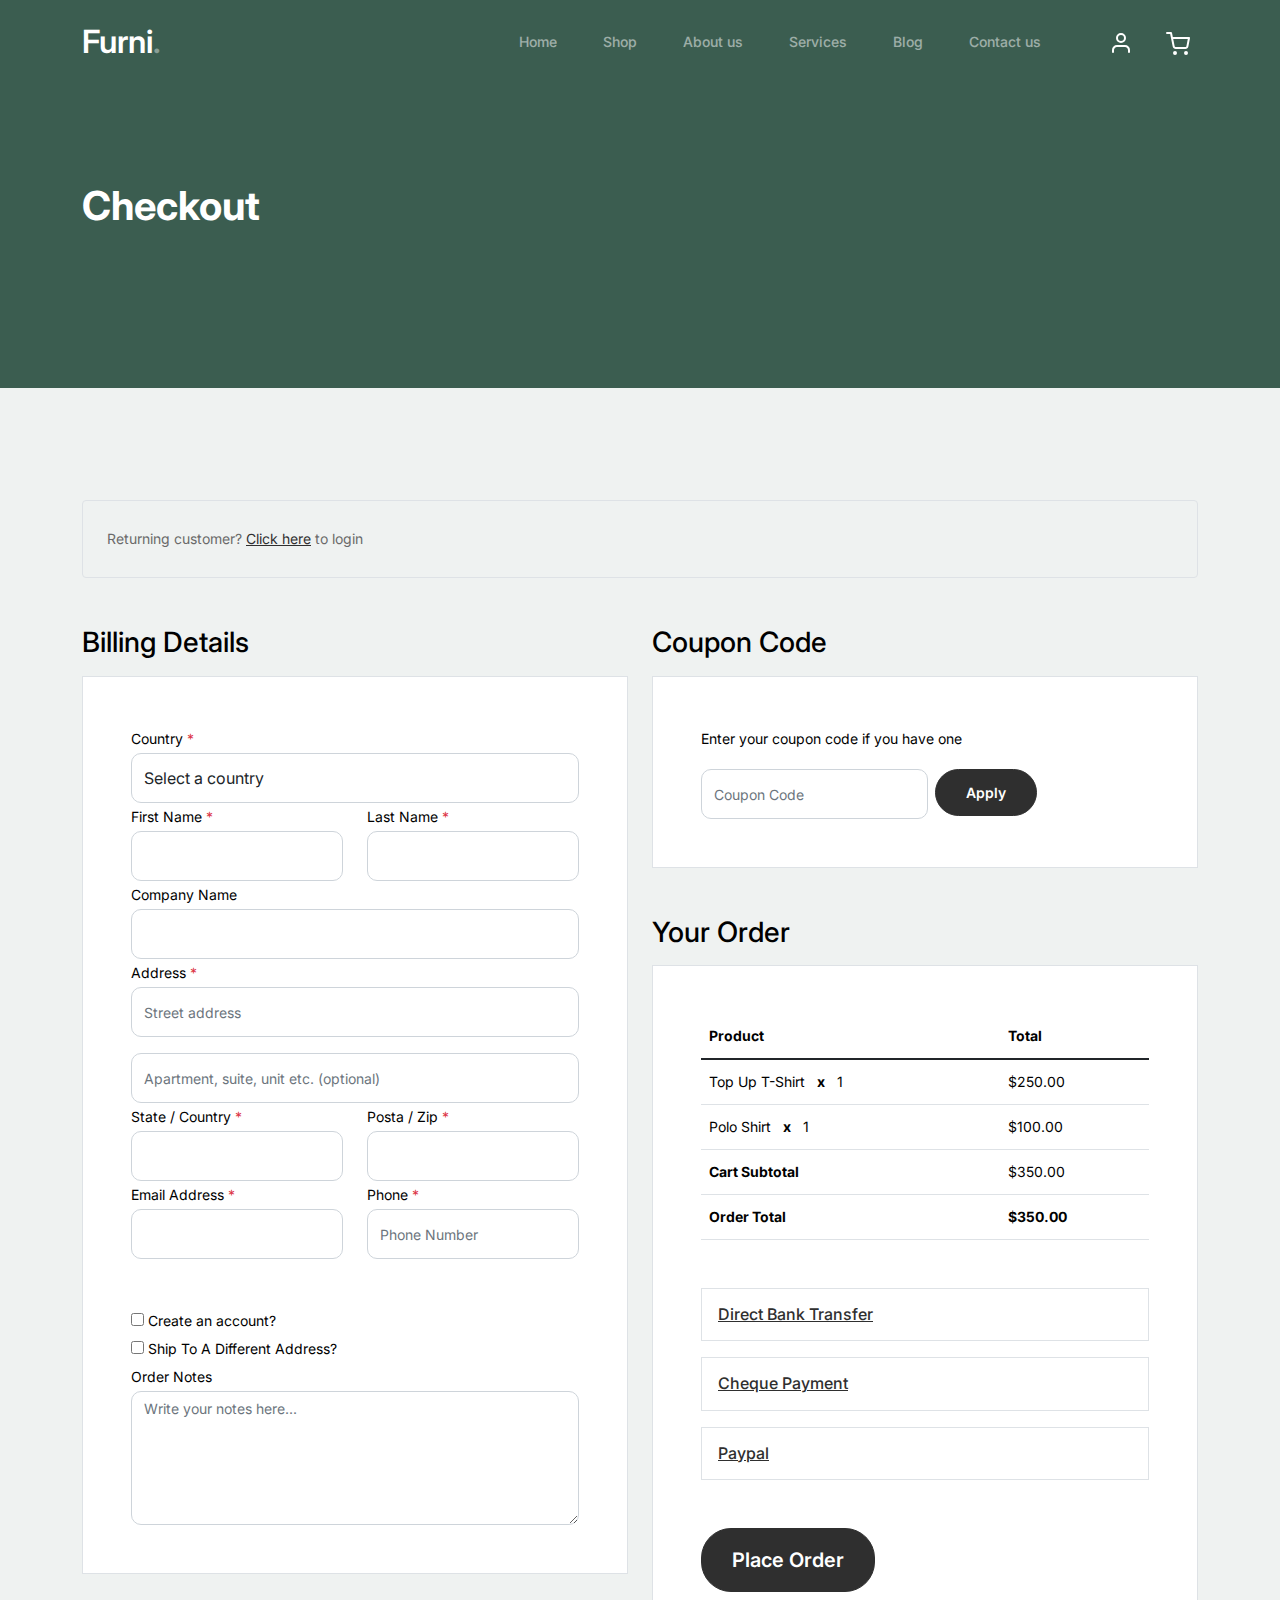
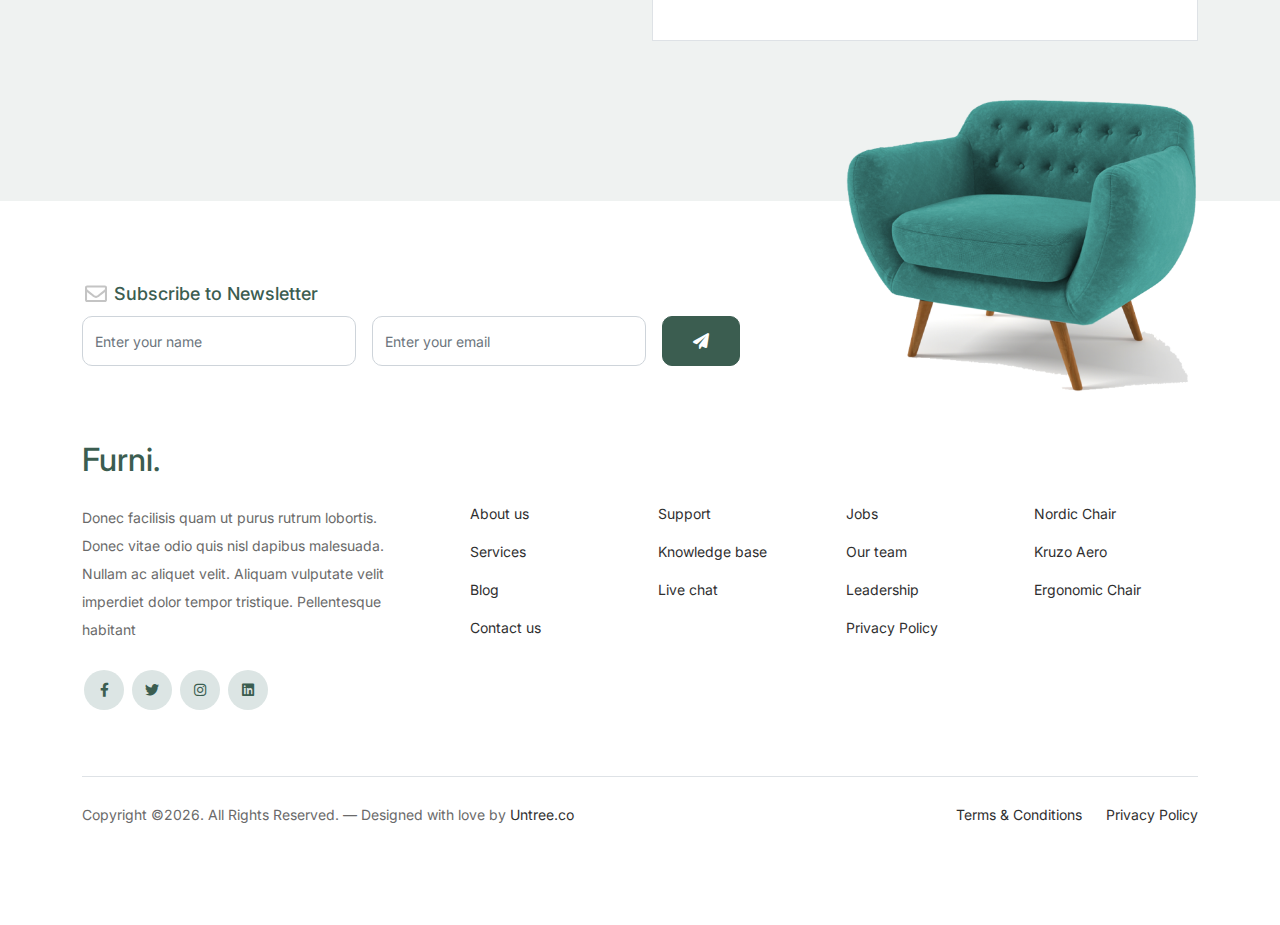
<file: checkout.html>
<!-- /*
* Bootstrap 5
* Template Name: Furni
* Template Author: Untree.co
* Template URI: https://untree.co/
* License: https://creativecommons.org/licenses/by/3.0/
*/ -->
<!doctype html>
<html lang="en">
<head>
  <meta charset="utf-8">
  <meta name="viewport" content="width=device-width, initial-scale=1, shrink-to-fit=no">
  <meta name="author" content="Untree.co">
  <link rel="shortcut icon" href="favicon.png">

  <meta name="description" content="" />
  <meta name="keywords" content="bootstrap, bootstrap4" />

		<!-- Bootstrap CSS -->
		<link href="css/bootstrap.min.css" rel="stylesheet">
		<link href="https://cdnjs.cloudflare.com/ajax/libs/font-awesome/6.0.0-beta3/css/all.min.css" rel="stylesheet">
		<link href="css/tiny-slider.css" rel="stylesheet">
		<link href="css/style.css" rel="stylesheet">
		<title>Furni Free Bootstrap 5 Template for Furniture and Interior Design Websites by Untree.co </title>
	</head>

	<body>

		<!-- Start Header/Navigation -->
		<nav class="custom-navbar navbar navbar navbar-expand-md navbar-dark bg-dark" arial-label="Furni navigation bar">

			<div class="container">
				<a class="navbar-brand" href="index.html">Furni<span>.</span></a>

				<button class="navbar-toggler" type="button" data-bs-toggle="collapse" data-bs-target="#navbarsFurni" aria-controls="navbarsFurni" aria-expanded="false" aria-label="Toggle navigation">
					<span class="navbar-toggler-icon"></span>
				</button>

				<div class="collapse navbar-collapse" id="navbarsFurni">
					<ul class="custom-navbar-nav navbar-nav ms-auto mb-2 mb-md-0">
						<li class="nav-item ">
							<a class="nav-link" href="index.html">Home</a>
						</li>
						<li><a class="nav-link" href="shop.html">Shop</a></li>
						<li><a class="nav-link" href="about.html">About us</a></li>
						<li><a class="nav-link" href="services.html">Services</a></li>
						<li><a class="nav-link" href="blog.html">Blog</a></li>
						<li><a class="nav-link" href="contact.html">Contact us</a></li>
					</ul>

					<ul class="custom-navbar-cta navbar-nav mb-2 mb-md-0 ms-5">
						<li><a class="nav-link" href="#"><img src="images/user.svg"></a></li>
						<li><a class="nav-link" href="cart.html"><img src="images/cart.svg"></a></li>
					</ul>
				</div>
			</div>
				
		</nav>
		<!-- End Header/Navigation -->

		<!-- Start Hero Section -->
			<div class="hero">
				<div class="container">
					<div class="row justify-content-between">
						<div class="col-lg-5">
							<div class="intro-excerpt">
								<h1>Checkout</h1>
							</div>
						</div>
						<div class="col-lg-7">
							
						</div>
					</div>
				</div>
			</div>
		<!-- End Hero Section -->

		<div class="untree_co-section">
		    <div class="container">
		      <div class="row mb-5">
		        <div class="col-md-12">
		          <div class="border p-4 rounded" role="alert">
		            Returning customer? <a href="#">Click here</a> to login
		          </div>
		        </div>
		      </div>
		      <div class="row">
		        <div class="col-md-6 mb-5 mb-md-0">
		          <h2 class="h3 mb-3 text-black">Billing Details</h2>
		          <div class="p-3 p-lg-5 border bg-white">
		            <div class="form-group">
		              <label for="c_country" class="text-black">Country <span class="text-danger">*</span></label>
		              <select id="c_country" class="form-control">
		                <option value="1">Select a country</option>    
		                <option value="2">bangladesh</option>    
		                <option value="3">Algeria</option>    
		                <option value="4">Afghanistan</option>    
		                <option value="5">Ghana</option>    
		                <option value="6">Albania</option>    
		                <option value="7">Bahrain</option>    
		                <option value="8">Colombia</option>    
		                <option value="9">Dominican Republic</option>    
		              </select>
		            </div>
		            <div class="form-group row">
		              <div class="col-md-6">
		                <label for="c_fname" class="text-black">First Name <span class="text-danger">*</span></label>
		                <input type="text" class="form-control" id="c_fname" name="c_fname">
		              </div>
		              <div class="col-md-6">
		                <label for="c_lname" class="text-black">Last Name <span class="text-danger">*</span></label>
		                <input type="text" class="form-control" id="c_lname" name="c_lname">
		              </div>
		            </div>

		            <div class="form-group row">
		              <div class="col-md-12">
		                <label for="c_companyname" class="text-black">Company Name </label>
		                <input type="text" class="form-control" id="c_companyname" name="c_companyname">
		              </div>
		            </div>

		            <div class="form-group row">
		              <div class="col-md-12">
		                <label for="c_address" class="text-black">Address <span class="text-danger">*</span></label>
		                <input type="text" class="form-control" id="c_address" name="c_address" placeholder="Street address">
		              </div>
		            </div>

		            <div class="form-group mt-3">
		              <input type="text" class="form-control" placeholder="Apartment, suite, unit etc. (optional)">
		            </div>

		            <div class="form-group row">
		              <div class="col-md-6">
		                <label for="c_state_country" class="text-black">State / Country <span class="text-danger">*</span></label>
		                <input type="text" class="form-control" id="c_state_country" name="c_state_country">
		              </div>
		              <div class="col-md-6">
		                <label for="c_postal_zip" class="text-black">Posta / Zip <span class="text-danger">*</span></label>
		                <input type="text" class="form-control" id="c_postal_zip" name="c_postal_zip">
		              </div>
		            </div>

		            <div class="form-group row mb-5">
		              <div class="col-md-6">
		                <label for="c_email_address" class="text-black">Email Address <span class="text-danger">*</span></label>
		                <input type="text" class="form-control" id="c_email_address" name="c_email_address">
		              </div>
		              <div class="col-md-6">
		                <label for="c_phone" class="text-black">Phone <span class="text-danger">*</span></label>
		                <input type="text" class="form-control" id="c_phone" name="c_phone" placeholder="Phone Number">
		              </div>
		            </div>

		            <div class="form-group">
		              <label for="c_create_account" class="text-black" data-bs-toggle="collapse" href="#create_an_account" role="button" aria-expanded="false" aria-controls="create_an_account"><input type="checkbox" value="1" id="c_create_account"> Create an account?</label>
		              <div class="collapse" id="create_an_account">
		                <div class="py-2 mb-4">
		                  <p class="mb-3">Create an account by entering the information below. If you are a returning customer please login at the top of the page.</p>
		                  <div class="form-group">
		                    <label for="c_account_password" class="text-black">Account Password</label>
		                    <input type="email" class="form-control" id="c_account_password" name="c_account_password" placeholder="">
		                  </div>
		                </div>
		              </div>
		            </div>


		            <div class="form-group">
		              <label for="c_ship_different_address" class="text-black" data-bs-toggle="collapse" href="#ship_different_address" role="button" aria-expanded="false" aria-controls="ship_different_address"><input type="checkbox" value="1" id="c_ship_different_address"> Ship To A Different Address?</label>
		              <div class="collapse" id="ship_different_address">
		                <div class="py-2">

		                  <div class="form-group">
		                    <label for="c_diff_country" class="text-black">Country <span class="text-danger">*</span></label>
		                    <select id="c_diff_country" class="form-control">
		                      <option value="1">Select a country</option>    
		                      <option value="2">bangladesh</option>    
		                      <option value="3">Algeria</option>    
		                      <option value="4">Afghanistan</option>    
		                      <option value="5">Ghana</option>    
		                      <option value="6">Albania</option>    
		                      <option value="7">Bahrain</option>    
		                      <option value="8">Colombia</option>    
		                      <option value="9">Dominican Republic</option>    
		                    </select>
		                  </div>


		                  <div class="form-group row">
		                    <div class="col-md-6">
		                      <label for="c_diff_fname" class="text-black">First Name <span class="text-danger">*</span></label>
		                      <input type="text" class="form-control" id="c_diff_fname" name="c_diff_fname">
		                    </div>
		                    <div class="col-md-6">
		                      <label for="c_diff_lname" class="text-black">Last Name <span class="text-danger">*</span></label>
		                      <input type="text" class="form-control" id="c_diff_lname" name="c_diff_lname">
		                    </div>
		                  </div>

		                  <div class="form-group row">
		                    <div class="col-md-12">
		                      <label for="c_diff_companyname" class="text-black">Company Name </label>
		                      <input type="text" class="form-control" id="c_diff_companyname" name="c_diff_companyname">
		                    </div>
		                  </div>

		                  <div class="form-group row  mb-3">
		                    <div class="col-md-12">
		                      <label for="c_diff_address" class="text-black">Address <span class="text-danger">*</span></label>
		                      <input type="text" class="form-control" id="c_diff_address" name="c_diff_address" placeholder="Street address">
		                    </div>
		                  </div>

		                  <div class="form-group">
		                    <input type="text" class="form-control" placeholder="Apartment, suite, unit etc. (optional)">
		                  </div>

		                  <div class="form-group row">
		                    <div class="col-md-6">
		                      <label for="c_diff_state_country" class="text-black">State / Country <span class="text-danger">*</span></label>
		                      <input type="text" class="form-control" id="c_diff_state_country" name="c_diff_state_country">
		                    </div>
		                    <div class="col-md-6">
		                      <label for="c_diff_postal_zip" class="text-black">Posta / Zip <span class="text-danger">*</span></label>
		                      <input type="text" class="form-control" id="c_diff_postal_zip" name="c_diff_postal_zip">
		                    </div>
		                  </div>

		                  <div class="form-group row mb-5">
		                    <div class="col-md-6">
		                      <label for="c_diff_email_address" class="text-black">Email Address <span class="text-danger">*</span></label>
		                      <input type="text" class="form-control" id="c_diff_email_address" name="c_diff_email_address">
		                    </div>
		                    <div class="col-md-6">
		                      <label for="c_diff_phone" class="text-black">Phone <span class="text-danger">*</span></label>
		                      <input type="text" class="form-control" id="c_diff_phone" name="c_diff_phone" placeholder="Phone Number">
		                    </div>
		                  </div>

		                </div>

		              </div>
		            </div>

		            <div class="form-group">
		              <label for="c_order_notes" class="text-black">Order Notes</label>
		              <textarea name="c_order_notes" id="c_order_notes" cols="30" rows="5" class="form-control" placeholder="Write your notes here..."></textarea>
		            </div>

		          </div>
		        </div>
		        <div class="col-md-6">

		          <div class="row mb-5">
		            <div class="col-md-12">
		              <h2 class="h3 mb-3 text-black">Coupon Code</h2>
		              <div class="p-3 p-lg-5 border bg-white">

		                <label for="c_code" class="text-black mb-3">Enter your coupon code if you have one</label>
		                <div class="input-group w-75 couponcode-wrap">
		                  <input type="text" class="form-control me-2" id="c_code" placeholder="Coupon Code" aria-label="Coupon Code" aria-describedby="button-addon2">
		                  <div class="input-group-append">
		                    <button class="btn btn-black btn-sm" type="button" id="button-addon2">Apply</button>
		                  </div>
		                </div>

		              </div>
		            </div>
		          </div>

		          <div class="row mb-5">
		            <div class="col-md-12">
		              <h2 class="h3 mb-3 text-black">Your Order</h2>
		              <div class="p-3 p-lg-5 border bg-white">
		                <table class="table site-block-order-table mb-5">
		                  <thead>
		                    <th>Product</th>
		                    <th>Total</th>
		                  </thead>
		                  <tbody>
		                    <tr>
		                      <td>Top Up T-Shirt <strong class="mx-2">x</strong> 1</td>
		                      <td>$250.00</td>
		                    </tr>
		                    <tr>
		                      <td>Polo Shirt <strong class="mx-2">x</strong>   1</td>
		                      <td>$100.00</td>
		                    </tr>
		                    <tr>
		                      <td class="text-black font-weight-bold"><strong>Cart Subtotal</strong></td>
		                      <td class="text-black">$350.00</td>
		                    </tr>
		                    <tr>
		                      <td class="text-black font-weight-bold"><strong>Order Total</strong></td>
		                      <td class="text-black font-weight-bold"><strong>$350.00</strong></td>
		                    </tr>
		                  </tbody>
		                </table>

		                <div class="border p-3 mb-3">
		                  <h3 class="h6 mb-0"><a class="d-block" data-bs-toggle="collapse" href="#collapsebank" role="button" aria-expanded="false" aria-controls="collapsebank">Direct Bank Transfer</a></h3>

		                  <div class="collapse" id="collapsebank">
		                    <div class="py-2">
		                      <p class="mb-0">Make your payment directly into our bank account. Please use your Order ID as the payment reference. Your order won’t be shipped until the funds have cleared in our account.</p>
		                    </div>
		                  </div>
		                </div>

		                <div class="border p-3 mb-3">
		                  <h3 class="h6 mb-0"><a class="d-block" data-bs-toggle="collapse" href="#collapsecheque" role="button" aria-expanded="false" aria-controls="collapsecheque">Cheque Payment</a></h3>

		                  <div class="collapse" id="collapsecheque">
		                    <div class="py-2">
		                      <p class="mb-0">Make your payment directly into our bank account. Please use your Order ID as the payment reference. Your order won’t be shipped until the funds have cleared in our account.</p>
		                    </div>
		                  </div>
		                </div>

		                <div class="border p-3 mb-5">
		                  <h3 class="h6 mb-0"><a class="d-block" data-bs-toggle="collapse" href="#collapsepaypal" role="button" aria-expanded="false" aria-controls="collapsepaypal">Paypal</a></h3>

		                  <div class="collapse" id="collapsepaypal">
		                    <div class="py-2">
		                      <p class="mb-0">Make your payment directly into our bank account. Please use your Order ID as the payment reference. Your order won’t be shipped until the funds have cleared in our account.</p>
		                    </div>
		                  </div>
		                </div>

		                <div class="form-group">
		                  <button class="btn btn-black btn-lg py-3 btn-block" onclick="window.location='thankyou.html'">Place Order</button>
		                </div>

		              </div>
		            </div>
		          </div>

		        </div>
		      </div>
		      <!-- </form> -->
		    </div>
		  </div>

		<!-- Start Footer Section -->
		<footer class="footer-section">
			<div class="container relative">

				<div class="sofa-img">
					<img src="images/sofa.png" alt="Image" class="img-fluid">
				</div>

				<div class="row">
					<div class="col-lg-8">
						<div class="subscription-form">
							<h3 class="d-flex align-items-center"><span class="me-1"><img src="images/envelope-outline.svg" alt="Image" class="img-fluid"></span><span>Subscribe to Newsletter</span></h3>

							<form action="#" class="row g-3">
								<div class="col-auto">
									<input type="text" class="form-control" placeholder="Enter your name">
								</div>
								<div class="col-auto">
									<input type="email" class="form-control" placeholder="Enter your email">
								</div>
								<div class="col-auto">
									<button class="btn btn-primary">
										<span class="fa fa-paper-plane"></span>
									</button>
								</div>
							</form>

						</div>
					</div>
				</div>

				<div class="row g-5 mb-5">
					<div class="col-lg-4">
						<div class="mb-4 footer-logo-wrap"><a href="#" class="footer-logo">Furni<span>.</span></a></div>
						<p class="mb-4">Donec facilisis quam ut purus rutrum lobortis. Donec vitae odio quis nisl dapibus malesuada. Nullam ac aliquet velit. Aliquam vulputate velit imperdiet dolor tempor tristique. Pellentesque habitant</p>

						<ul class="list-unstyled custom-social">
							<li><a href="#"><span class="fa fa-brands fa-facebook-f"></span></a></li>
							<li><a href="#"><span class="fa fa-brands fa-twitter"></span></a></li>
							<li><a href="#"><span class="fa fa-brands fa-instagram"></span></a></li>
							<li><a href="#"><span class="fa fa-brands fa-linkedin"></span></a></li>
						</ul>
					</div>

					<div class="col-lg-8">
						<div class="row links-wrap">
							<div class="col-6 col-sm-6 col-md-3">
								<ul class="list-unstyled">
									<li><a href="#">About us</a></li>
									<li><a href="#">Services</a></li>
									<li><a href="#">Blog</a></li>
									<li><a href="#">Contact us</a></li>
								</ul>
							</div>

							<div class="col-6 col-sm-6 col-md-3">
								<ul class="list-unstyled">
									<li><a href="#">Support</a></li>
									<li><a href="#">Knowledge base</a></li>
									<li><a href="#">Live chat</a></li>
								</ul>
							</div>

							<div class="col-6 col-sm-6 col-md-3">
								<ul class="list-unstyled">
									<li><a href="#">Jobs</a></li>
									<li><a href="#">Our team</a></li>
									<li><a href="#">Leadership</a></li>
									<li><a href="#">Privacy Policy</a></li>
								</ul>
							</div>

							<div class="col-6 col-sm-6 col-md-3">
								<ul class="list-unstyled">
									<li><a href="#">Nordic Chair</a></li>
									<li><a href="#">Kruzo Aero</a></li>
									<li><a href="#">Ergonomic Chair</a></li>
								</ul>
							</div>
						</div>
					</div>

				</div>

				<div class="border-top copyright">
					<div class="row pt-4">
						<div class="col-lg-6">
							<p class="mb-2 text-center text-lg-start">Copyright &copy;<script>document.write(new Date().getFullYear());</script>. All Rights Reserved. &mdash; Designed with love by <a href="https://untree.co">Untree.co</a> <!-- License information: https://untree.co/license/ -->
            </p>
						</div>

						<div class="col-lg-6 text-center text-lg-end">
							<ul class="list-unstyled d-inline-flex ms-auto">
								<li class="me-4"><a href="#">Terms &amp; Conditions</a></li>
								<li><a href="#">Privacy Policy</a></li>
							</ul>
						</div>

					</div>
				</div>

			</div>
		</footer>
		<!-- End Footer Section -->	


		<script src="js/bootstrap.bundle.min.js"></script>
		<script src="js/tiny-slider.js"></script>
		<script src="js/custom.js"></script>
	</body>

</html>
</file>
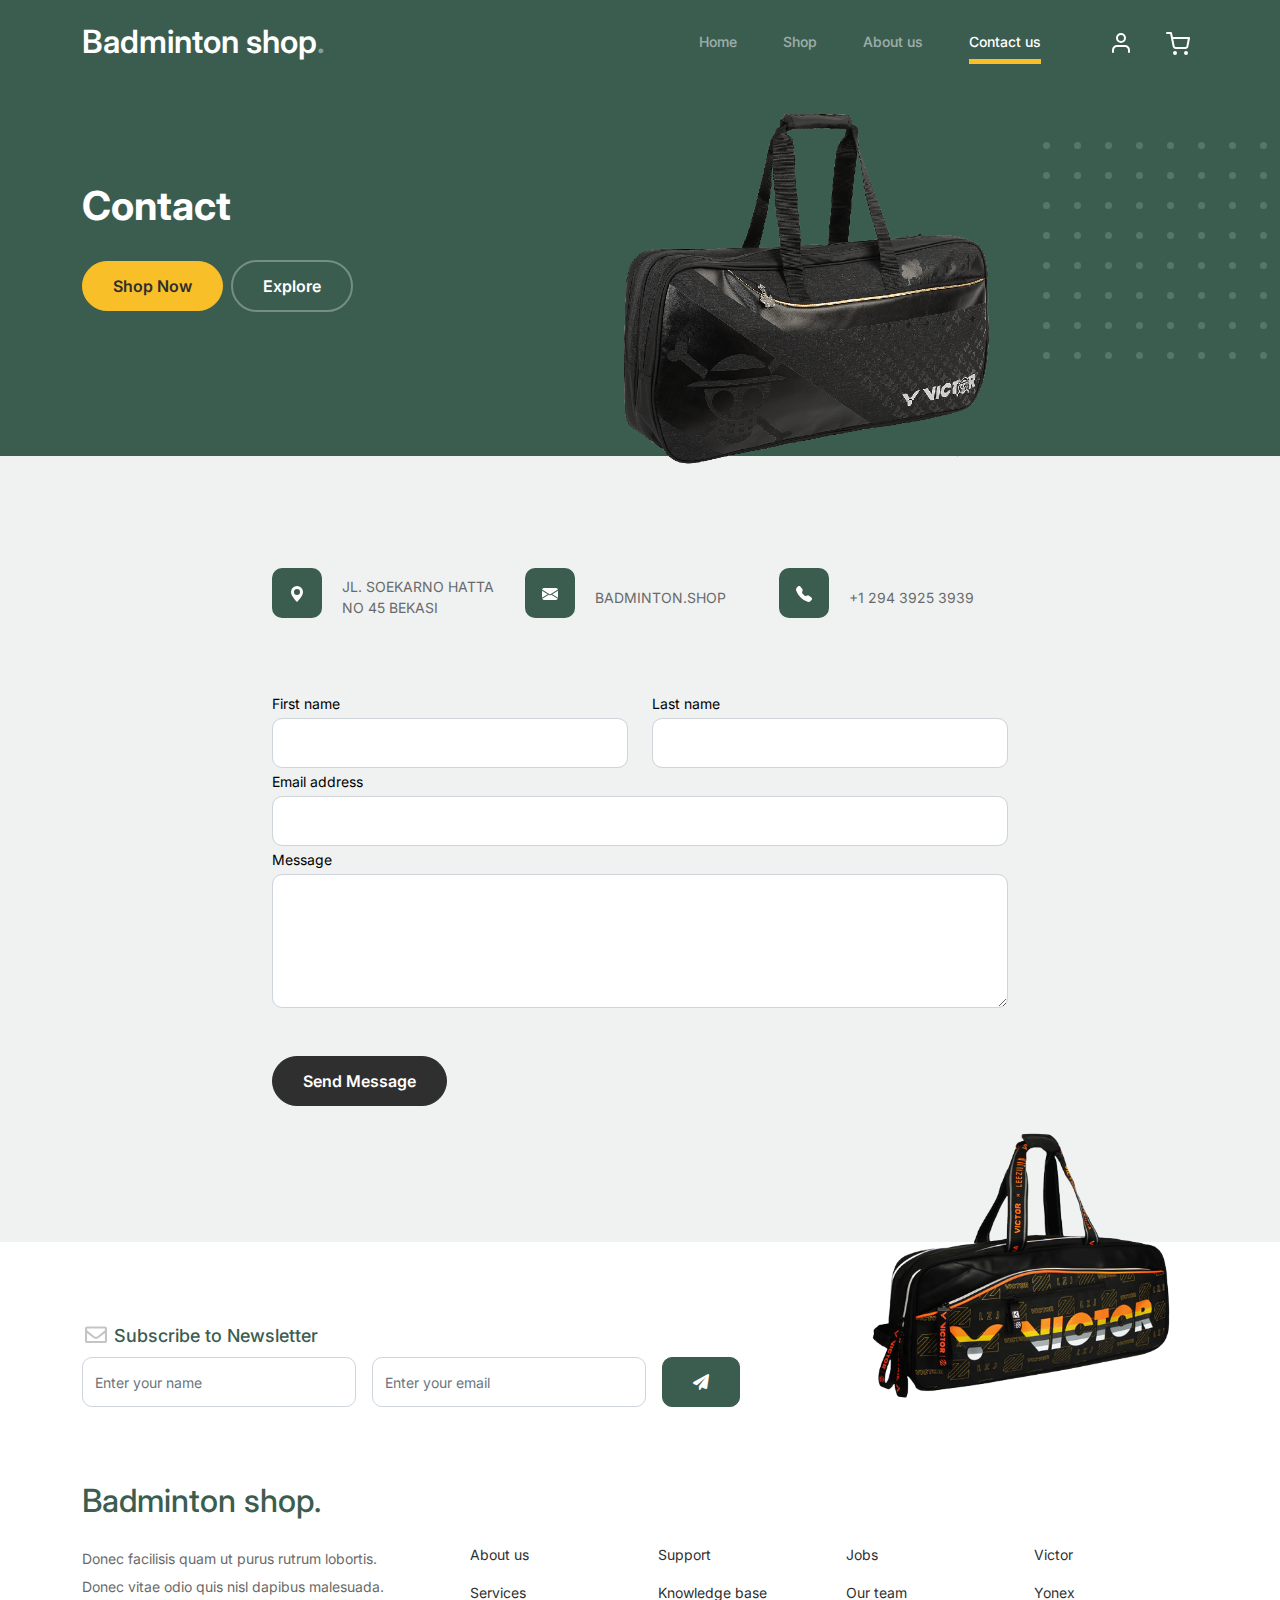
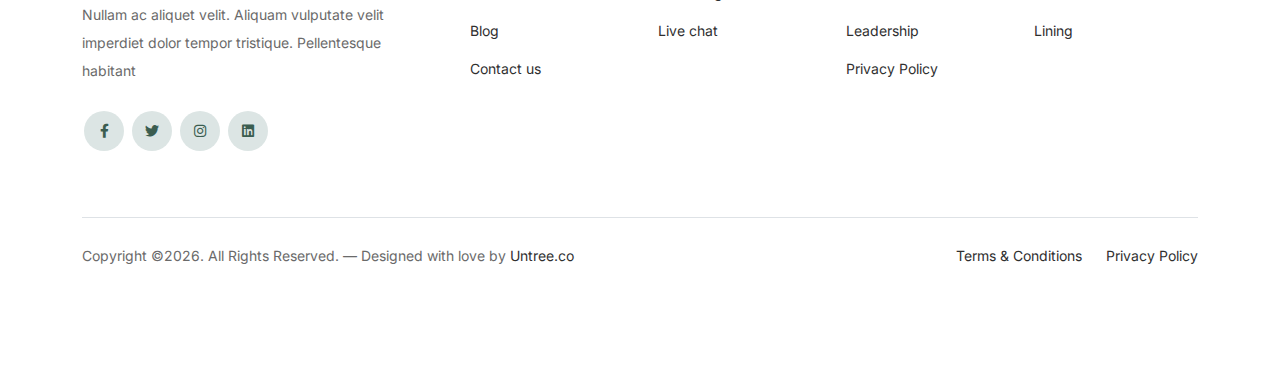
<file: contact.html>
<!-- /*
* Bootstrap 5
* Template Name: Furni
* Template Author: Untree.co
* Template URI: https://untree.co/
* License: https://creativecommons.org/licenses/by/3.0/
*/ -->
<!doctype html>
<html lang="en">
<head>
  <meta charset="utf-8">
  <meta name="viewport" content="width=device-width, initial-scale=1, shrink-to-fit=no">
  <meta name="author" content="Untree.co">
  <link rel="shortcut icon" href="favicon.png">

  <meta name="description" content="" />
  <meta name="keywords" content="bootstrap, bootstrap4" />

		<!-- Bootstrap CSS -->
		<link href="css/bootstrap.min.css" rel="stylesheet">
		<link href="https://cdnjs.cloudflare.com/ajax/libs/font-awesome/6.0.0-beta3/css/all.min.css" rel="stylesheet">
		<link href="css/tiny-slider.css" rel="stylesheet">
		<link href="css/style.css" rel="stylesheet">
		<title>Furni Free Bootstrap 5 Template for Furniture and Interior Design Websites by Untree.co </title>
	</head>

	<body>

		<!-- Start Header/Navigation -->
		<nav class="custom-navbar navbar navbar navbar-expand-md navbar-dark bg-dark" arial-label="Furni navigation bar">

			<div class="container">
				<a class="navbar-brand" href="index.html">Badminton shop<span>.</span></a>

				<button class="navbar-toggler" type="button" data-bs-toggle="collapse" data-bs-target="#navbarsFurni" aria-controls="navbarsFurni" aria-expanded="false" aria-label="Toggle navigation">
					<span class="navbar-toggler-icon"></span>
				</button>

				<div class="collapse navbar-collapse" id="navbarsFurni">
					<ul class="custom-navbar-nav navbar-nav ms-auto mb-2 mb-md-0">
						<li class="nav-item">
							<a class="nav-link" href="index.html">Home</a>
						</li>
						<li><a class="nav-link" href="shop.html">Shop</a></li>
						<li><a class="nav-link" href="about.html">About us</a></li>
						<!-- <li><a class="nav-link" href="services.html">Services</a></li>
						<li><a class="nav-link" href="blog.html">Blog</a></li> -->
						<li class="active"><a class="nav-link" href="contact.html">Contact us</a></li>
					</ul>

					<ul class="custom-navbar-cta navbar-nav mb-2 mb-md-0 ms-5">
						<li><a class="nav-link" href="#"><img src="images/user.svg"></a></li>
						<li><a class="nav-link" href="cart.html"><img src="images/cart.svg"></a></li>
					</ul>
				</div>
			</div>
				
		</nav>
		<!-- End Header/Navigation -->

		<!-- Start Hero Section -->
			<div class="hero">
				<div class="container">
					<div class="row justify-content-between">
						<div class="col-lg-5">
							<div class="intro-excerpt">
								<h1>Contact</h1>
								<p class="mb-4"></p>
								<p><a href="" class="btn btn-secondary me-2">Shop Now</a><a href="#" class="btn btn-white-outline">Explore</a></p>
							</div>
						</div>
						<div class="col-lg-7">
							<div class="hero-img-wrap">
								<img src="images/tas onepis.png" width="500px" class="img-fluid">
							</div>
						</div>
					</div>
				</div>
			</div>
		<!-- End Hero Section -->

		
		<!-- Start Contact Form -->
		<div class="untree_co-section">
      <div class="container">

        <div class="block">
          <div class="row justify-content-center">


            <div class="col-md-8 col-lg-8 pb-4">


              <div class="row mb-5">
                <div class="col-lg-4">
                  <div  class="service no-shadow align-items-center link horizontal d-flex active" data-aos="fade-left" data-aos-delay="0">
                    <div class="service-icon color-1 mb-4">
                      <svg xmlns="http://www.w3.org/2000/svg" width="16" height="16" fill="currentColor" class="bi bi-geo-alt-fill" viewBox="0 0 16 16">
                        <path d="M8 16s6-5.686 6-10A6 6 0 0 0 2 6c0 4.314 6 10 6 10zm0-7a3 3 0 1 1 0-6 3 3 0 0 1 0 6z"/>
                      </svg>
                    </div> <!-- /.icon -->
                    <div class="service-contents">
                      <p>JL. SOEKARNO HATTA NO 45 BEKASI</p>
                    </div> <!-- /.service-contents-->
                  </div> <!-- /.service -->
                </div>

                <div class="col-lg-4">
                  <div  class="service no-shadow align-items-center link horizontal d-flex active" data-aos="fade-left" data-aos-delay="0">
                    <div class="service-icon color-1 mb-4">
                      <svg xmlns="http://www.w3.org/2000/svg" width="16" height="16" fill="currentColor" class="bi bi-envelope-fill" viewBox="0 0 16 16">
                        <path d="M.05 3.555A2 2 0 0 1 2 2h12a2 2 0 0 1 1.95 1.555L8 8.414.05 3.555zM0 4.697v7.104l5.803-3.558L0 4.697zM6.761 8.83l-6.57 4.027A2 2 0 0 0 2 14h12a2 2 0 0 0 1.808-1.144l-6.57-4.027L8 9.586l-1.239-.757zm3.436-.586L16 11.801V4.697l-5.803 3.546z"/>
                      </svg>
                    </div> <!-- /.icon -->
                    <div class="service-contents">
                      <p>BADMINTON.SHOP</p>
                    </div> <!-- /.service-contents-->
                  </div> <!-- /.service -->
                </div>

                <div class="col-lg-4">
                  <div  class="service no-shadow align-items-center link horizontal d-flex active" data-aos="fade-left" data-aos-delay="0">
                    <div class="service-icon color-1 mb-4">
                      <svg xmlns="http://www.w3.org/2000/svg" width="16" height="16" fill="currentColor" class="bi bi-telephone-fill" viewBox="0 0 16 16">
                        <path fill-rule="evenodd" d="M1.885.511a1.745 1.745 0 0 1 2.61.163L6.29 2.98c.329.423.445.974.315 1.494l-.547 2.19a.678.678 0 0 0 .178.643l2.457 2.457a.678.678 0 0 0 .644.178l2.189-.547a1.745 1.745 0 0 1 1.494.315l2.306 1.794c.829.645.905 1.87.163 2.611l-1.034 1.034c-.74.74-1.846 1.065-2.877.702a18.634 18.634 0 0 1-7.01-4.42 18.634 18.634 0 0 1-4.42-7.009c-.362-1.03-.037-2.137.703-2.877L1.885.511z"/>
                      </svg>
                    </div> <!-- /.icon -->
                    <div class="service-contents">
                      <p>+1 294 3925 3939</p>
                    </div> <!-- /.service-contents-->
                  </div> <!-- /.service -->
                </div>
              </div>

              <form>
                <div class="row">
                  <div class="col-6">
                    <div class="form-group">
                      <label class="text-black" for="fname">First name</label>
                      <input type="text" class="form-control" id="fname">
                    </div>
                  </div>
                  <div class="col-6">
                    <div class="form-group">
                      <label class="text-black" for="lname">Last name</label>
                      <input type="text" class="form-control" id="lname">
                    </div>
                  </div>
                </div>
                <div class="form-group">
                  <label class="text-black" for="email">Email address</label>
                  <input type="email" class="form-control" id="email">
                </div>

                <div class="form-group mb-5">
                  <label class="text-black" for="message">Message</label>
                  <textarea name="" class="form-control" id="message" cols="30" rows="5"></textarea>
                </div>

                <button type="submit" class="btn btn-primary-hover-outline">Send Message</button>
              </form>

            </div>

          </div>

        </div>

      </div>


    </div>
  </div>

  <!-- End Contact Form -->

		

		<!-- Start Footer Section -->
		<footer class="footer-section">
			<div class="container relative">

				<div class="sofa-img">
					<img src="images/piktor download.png" alt="Image" class="img-fluid">
				</div>

				<div class="row">
					<div class="col-lg-8">
						<div class="subscription-form">
							<h3 class="d-flex align-items-center"><span class="me-1"><img src="images/envelope-outline.svg" alt="Image" class="img-fluid"></span><span>Subscribe to Newsletter</span></h3>

							<form action="#" class="row g-3">
								<div class="col-auto">
									<input type="text" class="form-control" placeholder="Enter your name">
								</div>
								<div class="col-auto">
									<input type="email" class="form-control" placeholder="Enter your email">
								</div>
								<div class="col-auto">
									<button class="btn btn-primary">
										<span class="fa fa-paper-plane"></span>
									</button>
								</div>
							</form>

						</div>
					</div>
				</div>

				<div class="row g-5 mb-5">
					<div class="col-lg-4">
						<div class="mb-4 footer-logo-wrap"><a href="#" class="footer-logo">Badminton shop<span>.</span></a></div>
						<p class="mb-4">Donec facilisis quam ut purus rutrum lobortis. Donec vitae odio quis nisl dapibus malesuada. Nullam ac aliquet velit. Aliquam vulputate velit imperdiet dolor tempor tristique. Pellentesque habitant</p>

						<ul class="list-unstyled custom-social">
							<li><a href="#"><span class="fa fa-brands fa-facebook-f"></span></a></li>
							<li><a href="#"><span class="fa fa-brands fa-twitter"></span></a></li>
							<li><a href="#"><span class="fa fa-brands fa-instagram"></span></a></li>
							<li><a href="#"><span class="fa fa-brands fa-linkedin"></span></a></li>
						</ul>
					</div>

					<div class="col-lg-8">
						<div class="row links-wrap">
							<div class="col-6 col-sm-6 col-md-3">
								<ul class="list-unstyled">
									<li><a href="#">About us</a></li>
									<li><a href="#">Services</a></li>
									<li><a href="#">Blog</a></li>
									<li><a href="#">Contact us</a></li>
								</ul>
							</div>

							<div class="col-6 col-sm-6 col-md-3">
								<ul class="list-unstyled">
									<li><a href="#">Support</a></li>
									<li><a href="#">Knowledge base</a></li>
									<li><a href="#">Live chat</a></li>
								</ul>
							</div>

							<div class="col-6 col-sm-6 col-md-3">
								<ul class="list-unstyled">
									<li><a href="#">Jobs</a></li>
									<li><a href="#">Our team</a></li>
									<li><a href="#">Leadership</a></li>
									<li><a href="#">Privacy Policy</a></li>
								</ul>
							</div>

							<div class="col-6 col-sm-6 col-md-3">
								<ul class="list-unstyled">
									<li><a href="#">Victor</a></li>
									<li><a href="#">Yonex</a></li>
									<li><a href="#">Lining</a></li>
								</ul>
							</div>
						</div>
					</div>

				</div>

				<div class="border-top copyright">
					<div class="row pt-4">
						<div class="col-lg-6">
							<p class="mb-2 text-center text-lg-start">Copyright &copy;<script>document.write(new Date().getFullYear());</script>. All Rights Reserved. &mdash; Designed with love by <a href="https://untree.co">Untree.co</a> <!-- License information: https://untree.co/license/ -->
            </p>
						</div>

						<div class="col-lg-6 text-center text-lg-end">
							<ul class="list-unstyled d-inline-flex ms-auto">
								<li class="me-4"><a href="#">Terms &amp; Conditions</a></li>
								<li><a href="#">Privacy Policy</a></li>
							</ul>
						</div>

					</div>
				</div>

			</div>
		</footer>
		<!-- End Footer Section -->	


		<script src="js/bootstrap.bundle.min.js"></script>
		<script src="js/tiny-slider.js"></script>
		<script src="js/custom.js"></script>
	</body>

</html>
</file>
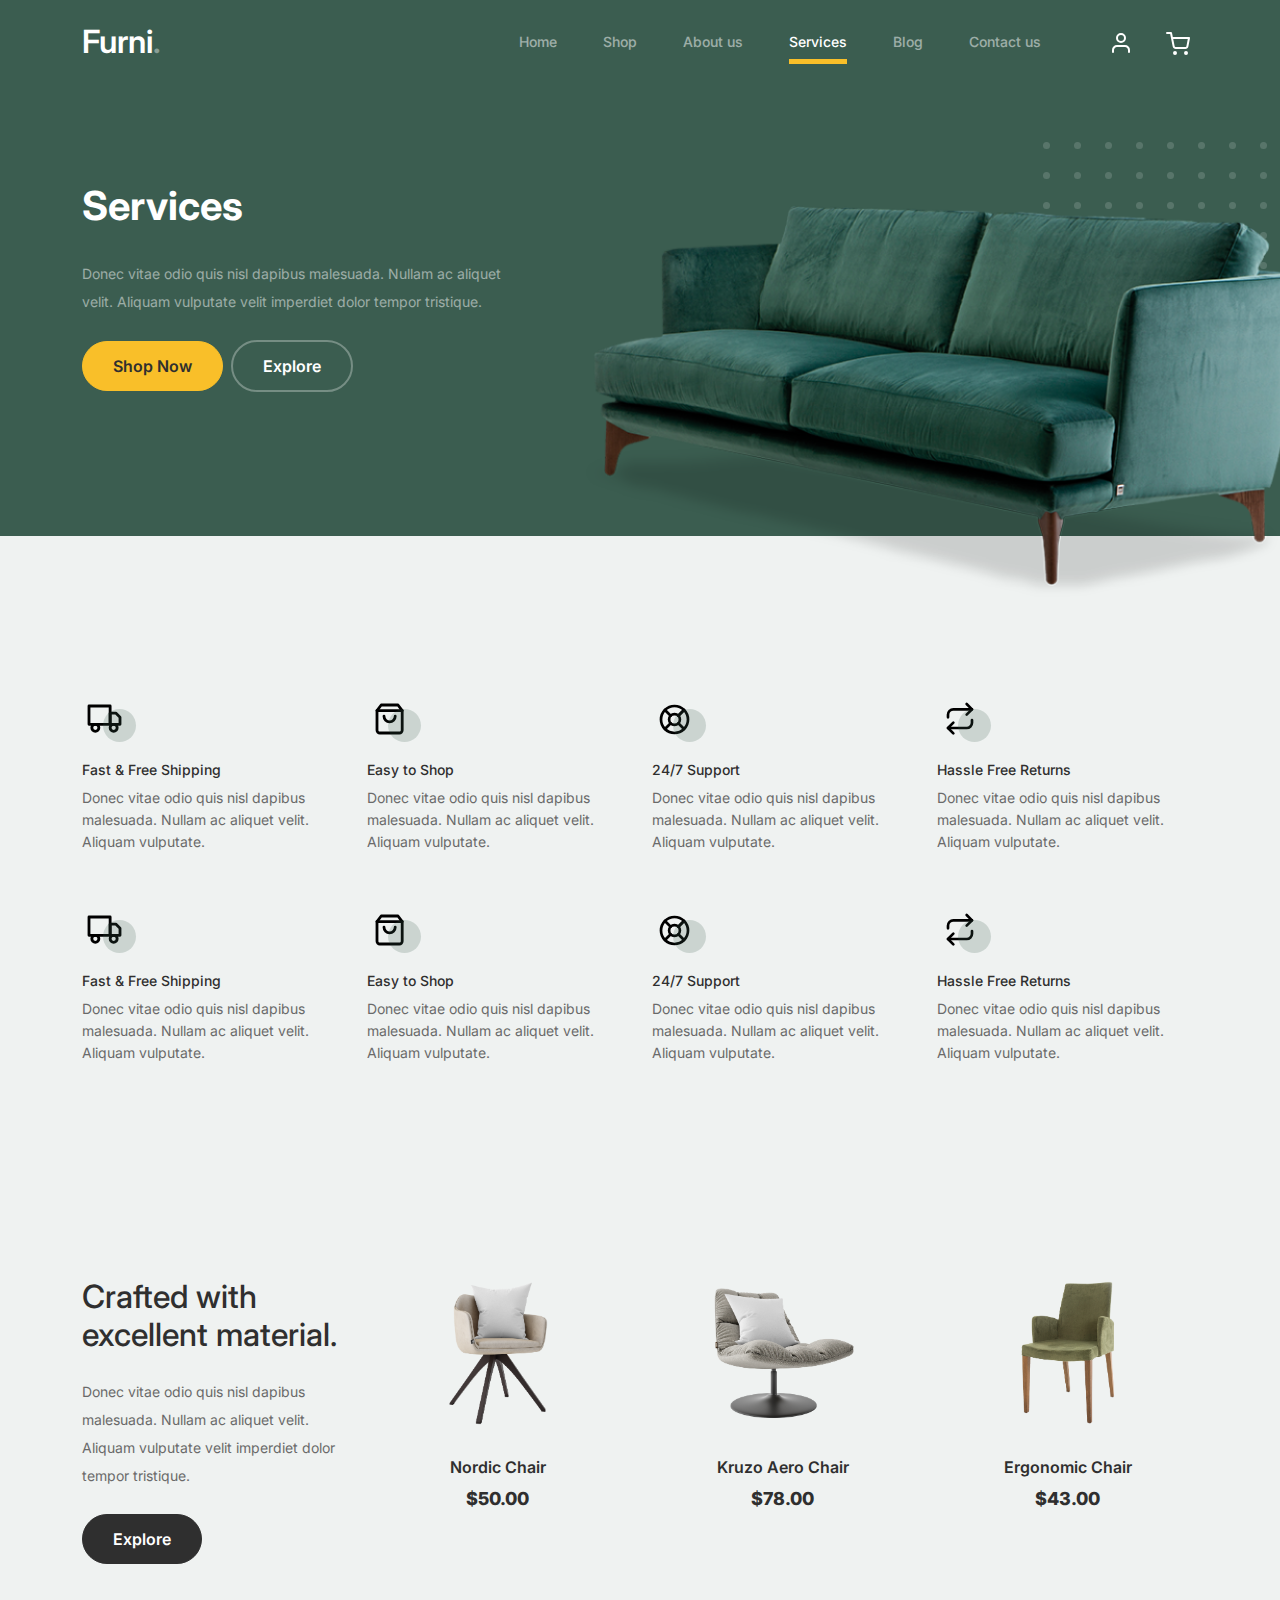
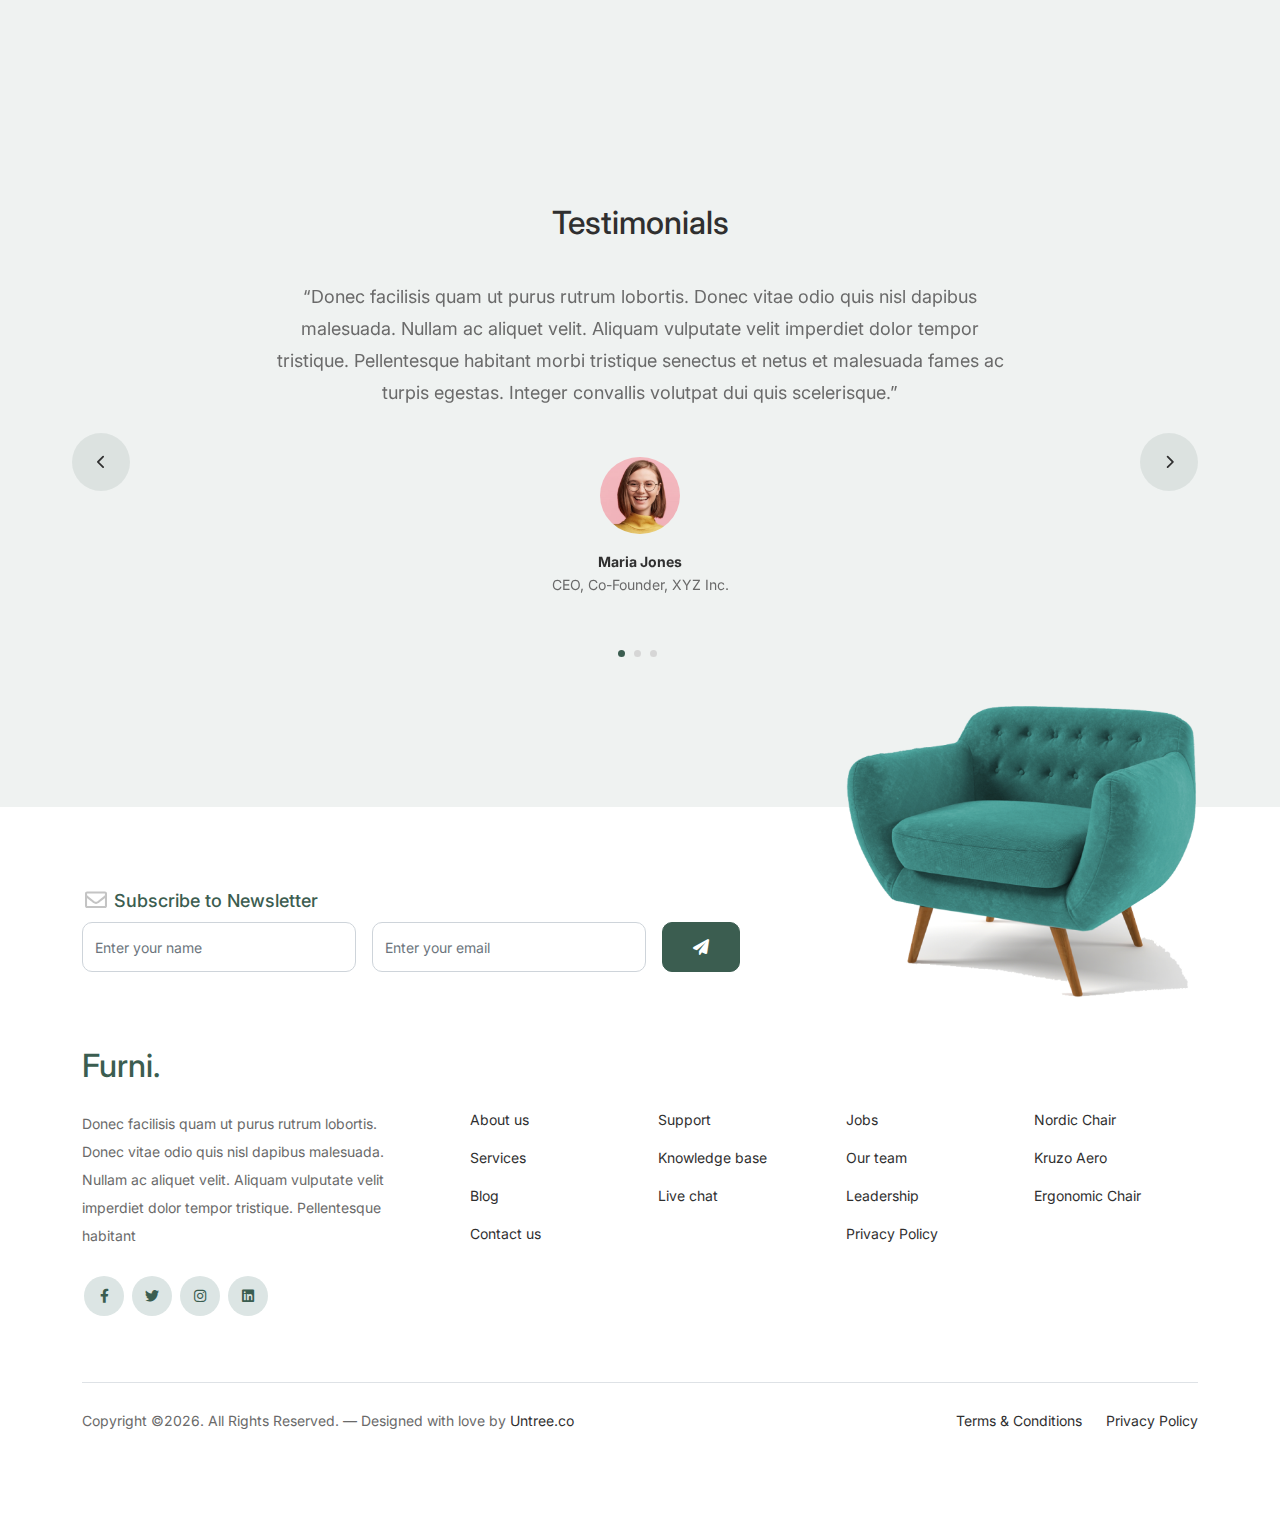
<file: services.html>
<!-- /*
* Bootstrap 5
* Template Name: Furni
* Template Author: Untree.co
* Template URI: https://untree.co/
* License: https://creativecommons.org/licenses/by/3.0/
*/ -->
<!doctype html>
<html lang="en">
<head>
  <meta charset="utf-8">
  <meta name="viewport" content="width=device-width, initial-scale=1, shrink-to-fit=no">
  <meta name="author" content="Untree.co">
  <link rel="shortcut icon" href="favicon.png">

  <meta name="description" content="" />
  <meta name="keywords" content="bootstrap, bootstrap4" />

		<!-- Bootstrap CSS -->
		<link href="css/bootstrap.min.css" rel="stylesheet">
		<link href="https://cdnjs.cloudflare.com/ajax/libs/font-awesome/6.0.0-beta3/css/all.min.css" rel="stylesheet">
		<link href="css/tiny-slider.css" rel="stylesheet">
		<link href="css/style.css" rel="stylesheet">
		<title>Furni Free Bootstrap 5 Template for Furniture and Interior Design Websites by Untree.co </title>
	</head>

	<body>

		<!-- Start Header/Navigation -->
		<nav class="custom-navbar navbar navbar navbar-expand-md navbar-dark bg-dark" arial-label="Furni navigation bar">

			<div class="container">
				<a class="navbar-brand" href="index.html">Furni<span>.</span></a>

				<button class="navbar-toggler" type="button" data-bs-toggle="collapse" data-bs-target="#navbarsFurni" aria-controls="navbarsFurni" aria-expanded="false" aria-label="Toggle navigation">
					<span class="navbar-toggler-icon"></span>
				</button>

				<div class="collapse navbar-collapse" id="navbarsFurni">
					<ul class="custom-navbar-nav navbar-nav ms-auto mb-2 mb-md-0">
						<li class="nav-item">
							<a class="nav-link" href="index.html">Home</a>
						</li>
						<li><a class="nav-link" href="shop.html">Shop</a></li>
						<li><a class="nav-link" href="about.html">About us</a></li>
						<li class="active"><a class="nav-link" href="services.html">Services</a></li>
						<li><a class="nav-link" href="blog.html">Blog</a></li>
						<li><a class="nav-link" href="contact.html">Contact us</a></li>
					</ul>

					<ul class="custom-navbar-cta navbar-nav mb-2 mb-md-0 ms-5">
						<li><a class="nav-link" href="#"><img src="images/user.svg"></a></li>
						<li><a class="nav-link" href="cart.html"><img src="images/cart.svg"></a></li>
					</ul>
				</div>
			</div>
				
		</nav>
		<!-- End Header/Navigation -->

		<!-- Start Hero Section -->
			<div class="hero">
				<div class="container">
					<div class="row justify-content-between">
						<div class="col-lg-5">
							<div class="intro-excerpt">
								<h1>Services</h1>
								<p class="mb-4">Donec vitae odio quis nisl dapibus malesuada. Nullam ac aliquet velit. Aliquam vulputate velit imperdiet dolor tempor tristique.</p>
								<p><a href="" class="btn btn-secondary me-2">Shop Now</a><a href="#" class="btn btn-white-outline">Explore</a></p>
							</div>
						</div>
						<div class="col-lg-7">
							<div class="hero-img-wrap">
								<img src="images/couch.png" class="img-fluid">
							</div>
						</div>
					</div>
				</div>
			</div>
		<!-- End Hero Section -->

		

		<!-- Start Why Choose Us Section -->
		<div class="why-choose-section">
			<div class="container">
				
				
				<div class="row my-5">
					<div class="col-6 col-md-6 col-lg-3 mb-4">
						<div class="feature">
							<div class="icon">
								<img src="images/truck.svg" alt="Image" class="imf-fluid">
							</div>
							<h3>Fast &amp; Free Shipping</h3>
							<p>Donec vitae odio quis nisl dapibus malesuada. Nullam ac aliquet velit. Aliquam vulputate.</p>
						</div>
					</div>

					<div class="col-6 col-md-6 col-lg-3 mb-4">
						<div class="feature">
							<div class="icon">
								<img src="images/bag.svg" alt="Image" class="imf-fluid">
							</div>
							<h3>Easy to Shop</h3>
							<p>Donec vitae odio quis nisl dapibus malesuada. Nullam ac aliquet velit. Aliquam vulputate.</p>
						</div>
					</div>

					<div class="col-6 col-md-6 col-lg-3 mb-4">
						<div class="feature">
							<div class="icon">
								<img src="images/support.svg" alt="Image" class="imf-fluid">
							</div>
							<h3>24/7 Support</h3>
							<p>Donec vitae odio quis nisl dapibus malesuada. Nullam ac aliquet velit. Aliquam vulputate.</p>
						</div>
					</div>

					<div class="col-6 col-md-6 col-lg-3 mb-4">
						<div class="feature">
							<div class="icon">
								<img src="images/return.svg" alt="Image" class="imf-fluid">
							</div>
							<h3>Hassle Free Returns</h3>
							<p>Donec vitae odio quis nisl dapibus malesuada. Nullam ac aliquet velit. Aliquam vulputate.</p>
						</div>
					</div>

					<div class="col-6 col-md-6 col-lg-3 mb-4">
						<div class="feature">
							<div class="icon">
								<img src="images/truck.svg" alt="Image" class="imf-fluid">
							</div>
							<h3>Fast &amp; Free Shipping</h3>
							<p>Donec vitae odio quis nisl dapibus malesuada. Nullam ac aliquet velit. Aliquam vulputate.</p>
						</div>
					</div>

					<div class="col-6 col-md-6 col-lg-3 mb-4">
						<div class="feature">
							<div class="icon">
								<img src="images/bag.svg" alt="Image" class="imf-fluid">
							</div>
							<h3>Easy to Shop</h3>
							<p>Donec vitae odio quis nisl dapibus malesuada. Nullam ac aliquet velit. Aliquam vulputate.</p>
						</div>
					</div>

					<div class="col-6 col-md-6 col-lg-3 mb-4">
						<div class="feature">
							<div class="icon">
								<img src="images/support.svg" alt="Image" class="imf-fluid">
							</div>
							<h3>24/7 Support</h3>
							<p>Donec vitae odio quis nisl dapibus malesuada. Nullam ac aliquet velit. Aliquam vulputate.</p>
						</div>
					</div>

					<div class="col-6 col-md-6 col-lg-3 mb-4">
						<div class="feature">
							<div class="icon">
								<img src="images/return.svg" alt="Image" class="imf-fluid">
							</div>
							<h3>Hassle Free Returns</h3>
							<p>Donec vitae odio quis nisl dapibus malesuada. Nullam ac aliquet velit. Aliquam vulputate.</p>
						</div>
					</div>

				</div>
			
			</div>
		</div>
		<!-- End Why Choose Us Section -->

		<!-- Start Product Section -->
		<div class="product-section pt-0">
			<div class="container">
				<div class="row">

					<!-- Start Column 1 -->
					<div class="col-md-12 col-lg-3 mb-5 mb-lg-0">
						<h2 class="mb-4 section-title">Crafted with excellent material.</h2>
						<p class="mb-4">Donec vitae odio quis nisl dapibus malesuada. Nullam ac aliquet velit. Aliquam vulputate velit imperdiet dolor tempor tristique. </p>
						<p><a href="#" class="btn">Explore</a></p>
					</div> 
					<!-- End Column 1 -->

					<!-- Start Column 2 -->
					<div class="col-12 col-md-4 col-lg-3 mb-5 mb-md-0">
						<a class="product-item" href="#">
							<img src="images/product-1.png" class="img-fluid product-thumbnail">
							<h3 class="product-title">Nordic Chair</h3>
							<strong class="product-price">$50.00</strong>

							<span class="icon-cross">
								<img src="images/cross.svg" class="img-fluid">
							</span>
						</a>
					</div> 
					<!-- End Column 2 -->

					<!-- Start Column 3 -->
					<div class="col-12 col-md-4 col-lg-3 mb-5 mb-md-0">
						<a class="product-item" href="#">
							<img src="images/product-2.png" class="img-fluid product-thumbnail">
							<h3 class="product-title">Kruzo Aero Chair</h3>
							<strong class="product-price">$78.00</strong>

							<span class="icon-cross">
								<img src="images/cross.svg" class="img-fluid">
							</span>
						</a>
					</div>
					<!-- End Column 3 -->

					<!-- Start Column 4 -->
					<div class="col-12 col-md-4 col-lg-3 mb-5 mb-md-0">
						<a class="product-item" href="#">
							<img src="images/product-3.png" class="img-fluid product-thumbnail">
							<h3 class="product-title">Ergonomic Chair</h3>
							<strong class="product-price">$43.00</strong>

							<span class="icon-cross">
								<img src="images/cross.svg" class="img-fluid">
							</span>
						</a>
					</div>
					<!-- End Column 4 -->

				</div>
			</div>
		</div>
		<!-- End Product Section -->

		

		<!-- Start Testimonial Slider -->
		<div class="testimonial-section before-footer-section">
			<div class="container">
				<div class="row">
					<div class="col-lg-7 mx-auto text-center">
						<h2 class="section-title">Testimonials</h2>
					</div>
				</div>

				<div class="row justify-content-center">
					<div class="col-lg-12">
						<div class="testimonial-slider-wrap text-center">

							<div id="testimonial-nav">
								<span class="prev" data-controls="prev"><span class="fa fa-chevron-left"></span></span>
								<span class="next" data-controls="next"><span class="fa fa-chevron-right"></span></span>
							</div>

							<div class="testimonial-slider">
								
								<div class="item">
									<div class="row justify-content-center">
										<div class="col-lg-8 mx-auto">

											<div class="testimonial-block text-center">
												<blockquote class="mb-5">
													<p>&ldquo;Donec facilisis quam ut purus rutrum lobortis. Donec vitae odio quis nisl dapibus malesuada. Nullam ac aliquet velit. Aliquam vulputate velit imperdiet dolor tempor tristique. Pellentesque habitant morbi tristique senectus et netus et malesuada fames ac turpis egestas. Integer convallis volutpat dui quis scelerisque.&rdquo;</p>
												</blockquote>

												<div class="author-info">
													<div class="author-pic">
														<img src="images/person-1.png" alt="Maria Jones" class="img-fluid">
													</div>
													<h3 class="font-weight-bold">Maria Jones</h3>
													<span class="position d-block mb-3">CEO, Co-Founder, XYZ Inc.</span>
												</div>
											</div>

										</div>
									</div>
								</div> 
								<!-- END item -->

								<div class="item">
									<div class="row justify-content-center">
										<div class="col-lg-8 mx-auto">

											<div class="testimonial-block text-center">
												<blockquote class="mb-5">
													<p>&ldquo;Donec facilisis quam ut purus rutrum lobortis. Donec vitae odio quis nisl dapibus malesuada. Nullam ac aliquet velit. Aliquam vulputate velit imperdiet dolor tempor tristique. Pellentesque habitant morbi tristique senectus et netus et malesuada fames ac turpis egestas. Integer convallis volutpat dui quis scelerisque.&rdquo;</p>
												</blockquote>

												<div class="author-info">
													<div class="author-pic">
														<img src="images/person-1.png" alt="Maria Jones" class="img-fluid">
													</div>
													<h3 class="font-weight-bold">Maria Jones</h3>
													<span class="position d-block mb-3">CEO, Co-Founder, XYZ Inc.</span>
												</div>
											</div>

										</div>
									</div>
								</div> 
								<!-- END item -->

								<div class="item">
									<div class="row justify-content-center">
										<div class="col-lg-8 mx-auto">

											<div class="testimonial-block text-center">
												<blockquote class="mb-5">
													<p>&ldquo;Donec facilisis quam ut purus rutrum lobortis. Donec vitae odio quis nisl dapibus malesuada. Nullam ac aliquet velit. Aliquam vulputate velit imperdiet dolor tempor tristique. Pellentesque habitant morbi tristique senectus et netus et malesuada fames ac turpis egestas. Integer convallis volutpat dui quis scelerisque.&rdquo;</p>
												</blockquote>

												<div class="author-info">
													<div class="author-pic">
														<img src="images/person-1.png" alt="Maria Jones" class="img-fluid">
													</div>
													<h3 class="font-weight-bold">Maria Jones</h3>
													<span class="position d-block mb-3">CEO, Co-Founder, XYZ Inc.</span>
												</div>
											</div>

										</div>
									</div>
								</div> 
								<!-- END item -->

							</div>

						</div>
					</div>
				</div>
			</div>
		</div>
		<!-- End Testimonial Slider -->

		

		<!-- Start Footer Section -->
		<footer class="footer-section">
			<div class="container relative">

				<div class="sofa-img">
					<img src="images/sofa.png" alt="Image" class="img-fluid">
				</div>

				<div class="row">
					<div class="col-lg-8">
						<div class="subscription-form">
							<h3 class="d-flex align-items-center"><span class="me-1"><img src="images/envelope-outline.svg" alt="Image" class="img-fluid"></span><span>Subscribe to Newsletter</span></h3>

							<form action="#" class="row g-3">
								<div class="col-auto">
									<input type="text" class="form-control" placeholder="Enter your name">
								</div>
								<div class="col-auto">
									<input type="email" class="form-control" placeholder="Enter your email">
								</div>
								<div class="col-auto">
									<button class="btn btn-primary">
										<span class="fa fa-paper-plane"></span>
									</button>
								</div>
							</form>

						</div>
					</div>
				</div>

				<div class="row g-5 mb-5">
					<div class="col-lg-4">
						<div class="mb-4 footer-logo-wrap"><a href="#" class="footer-logo">Furni<span>.</span></a></div>
						<p class="mb-4">Donec facilisis quam ut purus rutrum lobortis. Donec vitae odio quis nisl dapibus malesuada. Nullam ac aliquet velit. Aliquam vulputate velit imperdiet dolor tempor tristique. Pellentesque habitant</p>

						<ul class="list-unstyled custom-social">
							<li><a href="#"><span class="fa fa-brands fa-facebook-f"></span></a></li>
							<li><a href="#"><span class="fa fa-brands fa-twitter"></span></a></li>
							<li><a href="#"><span class="fa fa-brands fa-instagram"></span></a></li>
							<li><a href="#"><span class="fa fa-brands fa-linkedin"></span></a></li>
						</ul>
					</div>

					<div class="col-lg-8">
						<div class="row links-wrap">
							<div class="col-6 col-sm-6 col-md-3">
								<ul class="list-unstyled">
									<li><a href="#">About us</a></li>
									<li><a href="#">Services</a></li>
									<li><a href="#">Blog</a></li>
									<li><a href="#">Contact us</a></li>
								</ul>
							</div>

							<div class="col-6 col-sm-6 col-md-3">
								<ul class="list-unstyled">
									<li><a href="#">Support</a></li>
									<li><a href="#">Knowledge base</a></li>
									<li><a href="#">Live chat</a></li>
								</ul>
							</div>

							<div class="col-6 col-sm-6 col-md-3">
								<ul class="list-unstyled">
									<li><a href="#">Jobs</a></li>
									<li><a href="#">Our team</a></li>
									<li><a href="#">Leadership</a></li>
									<li><a href="#">Privacy Policy</a></li>
								</ul>
							</div>

							<div class="col-6 col-sm-6 col-md-3">
								<ul class="list-unstyled">
									<li><a href="#">Nordic Chair</a></li>
									<li><a href="#">Kruzo Aero</a></li>
									<li><a href="#">Ergonomic Chair</a></li>
								</ul>
							</div>
						</div>
					</div>

				</div>

				<div class="border-top copyright">
					<div class="row pt-4">
						<div class="col-lg-6">
							<p class="mb-2 text-center text-lg-start">Copyright &copy;<script>document.write(new Date().getFullYear());</script>. All Rights Reserved. &mdash; Designed with love by <a href="https://untree.co">Untree.co</a> <!-- License information: https://untree.co/license/ -->
            </p>
						</div>

						<div class="col-lg-6 text-center text-lg-end">
							<ul class="list-unstyled d-inline-flex ms-auto">
								<li class="me-4"><a href="#">Terms &amp; Conditions</a></li>
								<li><a href="#">Privacy Policy</a></li>
							</ul>
						</div>

					</div>
				</div>

			</div>
		</footer>
		<!-- End Footer Section -->	


		<script src="js/bootstrap.bundle.min.js"></script>
		<script src="js/tiny-slider.js"></script>
		<script src="js/custom.js"></script>
	</body>

</html>
</file>
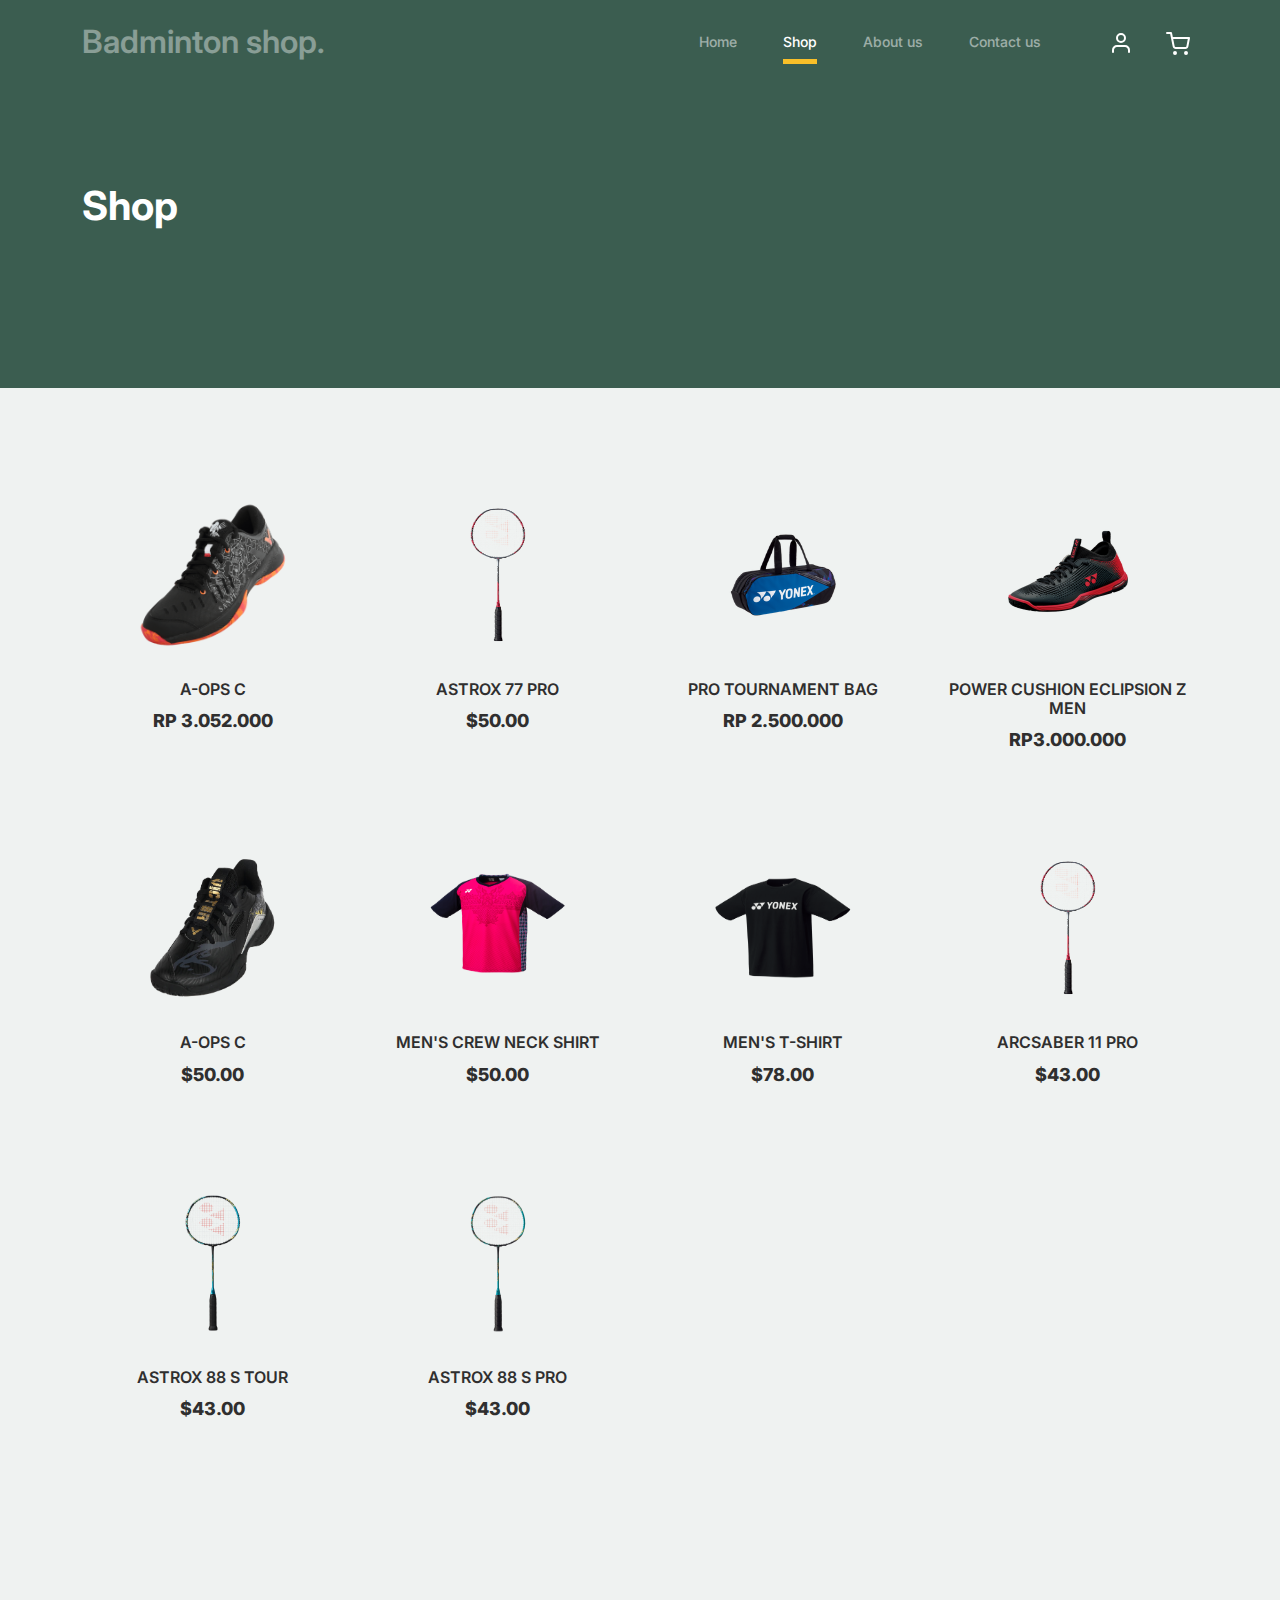
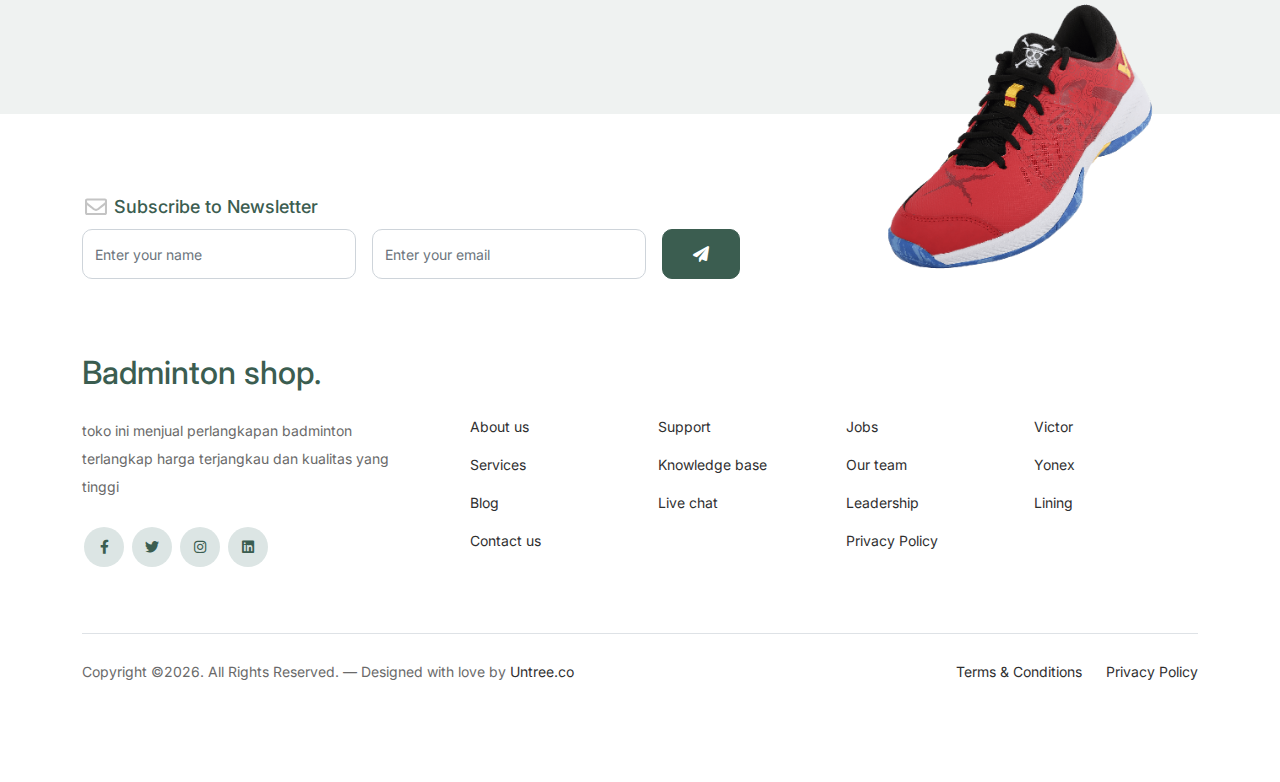
<file: shop.html>
<!-- /*
* Bootstrap 5
* Template Name: Furni
* Template Author: Untree.co
* Template URI: https://untree.co/
* License: https://creativecommons.org/licenses/by/3.0/
*/ -->
<!doctype html>
<html lang="en">
<head>
  <meta charset="utf-8">
  <meta name="viewport" content="width=device-width, initial-scale=1, shrink-to-fit=no">
  <meta name="author" content="Untree.co">
  <link rel="shortcut icon" href="favicon.png">

  <meta name="description" content="" />
  <meta name="keywords" content="bootstrap, bootstrap4" />

		<!-- Bootstrap CSS -->
		<link href="css/bootstrap.min.css" rel="stylesheet">
		<link href="https://cdnjs.cloudflare.com/ajax/libs/font-awesome/6.0.0-beta3/css/all.min.css" rel="stylesheet">
		<link href="css/tiny-slider.css" rel="stylesheet">
		<link href="css/style.css" rel="stylesheet">
		<title>Furni Free Bootstrap 5 Template for Furniture and Interior Design Websites by Untree.co </title>
	</head>

	<body>

		<!-- Start Header/Navigation -->
		<nav class="custom-navbar navbar navbar navbar-expand-md navbar-dark bg-dark" arial-label="Furni navigation bar">

			<div class="container">
				<a class="navbar-brand" href="index.html"><span>Badminton shop.</span></a>

				<button class="navbar-toggler" type="button" data-bs-toggle="collapse" data-bs-target="#navbarsFurni" aria-controls="navbarsFurni" aria-expanded="false" aria-label="Toggle navigation">
					<span class="navbar-toggler-icon"></span>
				</button>

				<div class="collapse navbar-collapse" id="navbarsFurni">
					<ul class="custom-navbar-nav navbar-nav ms-auto mb-2 mb-md-0">
						<li class="nav-item ">
							<a class="nav-link" href="index.html">Home</a>
						</li>
						<li class="active"><a class="nav-link" href="shop.html">Shop</a></li>
						<li><a class="nav-link" href="about.html">About us</a></li>
						<!-- <li><a class="nav-link" href="services.html">Services</a></li>
						<li><a class="nav-link" href="blog.html">Blog</a></li> -->
						<li><a class="nav-link" href="contact.html">Contact us</a></li>
					</ul>

					<ul class="custom-navbar-cta navbar-nav mb-2 mb-md-0 ms-5">
						<li><a class="nav-link" href="#"><img src="images/user.svg"></a></li>
						<li><a class="nav-link" href="cart.html"><img src="images/cart.svg"></a></li>
					</ul>
				</div>
			</div>
				
		</nav>
		<!-- End Header/Navigation -->

		<!-- Start Hero Section -->
			<div class="hero">
				<div class="container">
					<div class="row justify-content-between">
						<div class="col-lg-5">
							<div class="intro-excerpt">
								<h1>Shop</h1>
							</div>
						</div>
						<div class="col-lg-7">
							
						</div>
					</div>
				</div>
			</div>
		<!-- End Hero Section -->

		

		<div class="untree_co-section product-section before-footer-section">
		    <div class="container">
		      	<div class="row">

		      		<!-- Start Column 1 -->
					<div class="col-12 col-md-4 col-lg-3 mb-5">
						<a class="product-item" href="#">
							<img src="images/sapatu onepiece.png" class="img-fluid product-thumbnail">
							<h3 class="product-title">A-OPS C</h3>
							<strong class="product-price">RP 3.052.000</strong>

							<span class="icon-cross">
								<img src="images/cross.svg" class="img-fluid">
							</span>
						</a>
					</div> 
					<!-- End Column 1 -->
						
					<!-- Start Column 2 -->
					<div class="col-12 col-md-4 col-lg-3 mb-5">
						<a class="product-item" href="#">
							<img src="images/arsaber sabaleh.png" class="img-fluid product-thumbnail">
							<h3 class="product-title">ASTROX 77 PRO</h3>
							<strong class="product-price">$50.00</strong>

							<span class="icon-cross">
								<img src="images/cross.svg" class="img-fluid">
							</span>
						</a>
					</div> 
					<!-- End Column 2 -->

					<!-- Start Column 3 -->
					<div class="col-12 col-md-4 col-lg-3 mb-5">
						<a class="product-item" href="#">
							<img src="images/tas raket.png" class="img-fluid product-thumbnail">
							<h3 class="product-title">PRO TOURNAMENT BAG</h3>
							<strong class="product-price">RP 2.500.000</strong>

							<span class="icon-cross">
								<img src="images/cross.svg" class="img-fluid">
							</span>
						</a>
					</div>
					<!-- End Column 3 -->

					<!-- Start Column 4 -->
					<div class="col-12 col-md-4 col-lg-3 mb-5">
						<a class="product-item" href="#">
							<img src="images/eclipsion z men.png" class="img-fluid product-thumbnail">
							<h3 class="product-title">POWER CUSHION ECLIPSION Z MEN</h3>
							<strong class="product-price">RP3.000.000</strong>

							<span class="icon-cross">
								<img src="images/cross.svg" class="img-fluid">
							</span>
						</a>
					</div>
					<!-- End Column 4 -->


					<!-- Start Column 1 -->
					<div class="col-12 col-md-4 col-lg-3 mb-5">
						<a class="product-item" href="#">
							<img src="images/sapatu itam.png" class="img-fluid product-thumbnail">
							<h3 class="product-title">A-OPS C</h3>
							<strong class="product-price">$50.00</strong>

							<span class="icon-cross">
								<img src="images/cross.svg" class="img-fluid">
							</span>
						</a>
					</div> 
					<!-- End Column 1 -->
						
					<!-- Start Column 2 -->
					<div class="col-12 col-md-4 col-lg-3 mb-5">
						<a class="product-item" href="#">
							<img src="images/baju corak batik.png" class="img-fluid product-thumbnail">
							<h3 class="product-title">MEN'S CREW NECK SHIRT</h3>
							<strong class="product-price">$50.00</strong>

							<span class="icon-cross">
								<img src="images/cross.svg" class="img-fluid">
							</span>
						</a>
					</div> 
					<!-- End Column 2 -->

					<!-- Start Column 3 -->
					<div class="col-12 col-md-4 col-lg-3 mb-5">
						<a class="product-item" href="#">
							<img src="images/baju hitam.png" class="img-fluid product-thumbnail">
							<h3 class="product-title">MEN'S T-SHIRT</h3>
							<strong class="product-price">$78.00</strong>

							<span class="icon-cross">
								<img src="images/cross.svg" class="img-fluid">
							</span>
						</a>
					</div>
					<!-- End Column 3 -->

					<!-- Start Column 4 -->
					<div class="col-12 col-md-4 col-lg-3 mb-5">
						<a class="product-item" href="#">
							<img src="images/arsaber sabaleh.png" class="img-fluid product-thumbnail">
							<h3 class="product-title">ARCSABER 11 PRO</h3>
							<strong class="product-price">$43.00</strong>

							<span class="icon-cross">
								<img src="images/cross.svg" class="img-fluid">
							</span>
						</a>
					</div>
					<!-- End Column 4 -->

					<div class="col-12 col-md-4 col-lg-3 mb-5">
						<a class="product-item" href="#">
							<img src="images/astrox88s.png" class="img-fluid product-thumbnail">
							<h3 class="product-title">ASTROX 88 S TOUR</h3>
							<strong class="product-price">$43.00</strong>

							<span class="icon-cross">
								<img src="images/cross.svg" class="img-fluid">
							</span>
						</a>
					</div>

					<div class="col-12 col-md-4 col-lg-3 mb-5">
						<a class="product-item" href="#">
							<img src="images/ASTROX88 PRO.png" class="img-fluid product-thumbnail">
							<h3 class="product-title">ASTROX 88 S PRO</h3>
							<strong class="product-price">$43.00</strong>

							<span class="icon-cross">
								<img src="images/cross.svg" class="img-fluid">
							</span>
						</a>
					</div>
		      	</div>
		    </div>
		</div>


		<!-- Start Footer Section -->
		<footer class="footer-section">
			<div class="container relative">

				<div class="sofa-img">
					<img src="images/sepatu onepiece.png" alt="Image" class="img-fluid">
				</div>

				<div class="row">
					<div class="col-lg-8">
						<div class="subscription-form">
							<h3 class="d-flex align-items-center"><span class="me-1"><img src="images/envelope-outline.svg" alt="Image" class="img-fluid"></span><span>Subscribe to Newsletter</span></h3>

							<form action="#" class="row g-3">
								<div class="col-auto">
									<input type="text" class="form-control" placeholder="Enter your name">
								</div>
								<div class="col-auto">
									<input type="email" class="form-control" placeholder="Enter your email">
								</div>
								<div class="col-auto">
									<button class="btn btn-primary">
										<span class="fa fa-paper-plane"></span>
									</button>
								</div>
							</form>

						</div>
					</div>
				</div>

				<div class="row g-5 mb-5">
					<div class="col-lg-4">
						<div class="mb-4 footer-logo-wrap"><a href="#" class="footer-logo">Badminton shop<span>.</span></a></div>
						<p class="mb-4">toko ini menjual perlangkapan badminton terlangkap harga terjangkau dan kualitas yang tinggi</p>

						<ul class="list-unstyled custom-social">
							<li><a href="#"><span class="fa fa-brands fa-facebook-f"></span></a></li>
							<li><a href="#"><span class="fa fa-brands fa-twitter"></span></a></li>
							<li><a href="#"><span class="fa fa-brands fa-instagram"></span></a></li>
							<li><a href="#"><span class="fa fa-brands fa-linkedin"></span></a></li>
						</ul>
					</div>

					<div class="col-lg-8">
						<div class="row links-wrap">
							<div class="col-6 col-sm-6 col-md-3">
								<ul class="list-unstyled">
									<li><a href="#">About us</a></li>
									<li><a href="#">Services</a></li>
									<li><a href="#">Blog</a></li>
									<li><a href="#">Contact us</a></li>
								</ul>
							</div>

							<div class="col-6 col-sm-6 col-md-3">
								<ul class="list-unstyled">
									<li><a href="#">Support</a></li>
									<li><a href="#">Knowledge base</a></li>
									<li><a href="#">Live chat</a></li>
								</ul>
							</div>

							<div class="col-6 col-sm-6 col-md-3">
								<ul class="list-unstyled">
									<li><a href="#">Jobs</a></li>
									<li><a href="#">Our team</a></li>
									<li><a href="#">Leadership</a></li>
									<li><a href="#">Privacy Policy</a></li>
								</ul>
							</div>

							<div class="col-6 col-sm-6 col-md-3">
								<ul class="list-unstyled">
									<li><a href="#">Victor</a></li>
									<li><a href="#">Yonex</a></li>
									<li><a href="#">Lining</a></li>
								</ul>
							</div>
						</div>
					</div>

				</div>

				<div class="border-top copyright">
					<div class="row pt-4">
						<div class="col-lg-6">
							<p class="mb-2 text-center text-lg-start">Copyright &copy;<script>document.write(new Date().getFullYear());</script>. All Rights Reserved. &mdash; Designed with love by <a href="https://untree.co">Untree.co</a> <!-- License information: https://untree.co/license/ -->
            </p>
						</div>

						<div class="col-lg-6 text-center text-lg-end">
							<ul class="list-unstyled d-inline-flex ms-auto">
								<li class="me-4"><a href="#">Terms &amp; Conditions</a></li>
								<li><a href="#">Privacy Policy</a></li>
							</ul>
						</div>

					</div>
				</div>

			</div>
		</footer>
		<!-- End Footer Section -->	


		<script src="js/bootstrap.bundle.min.js"></script>
		<script src="js/tiny-slider.js"></script>
		<script src="js/custom.js"></script>
	</body>

</html>
</file>
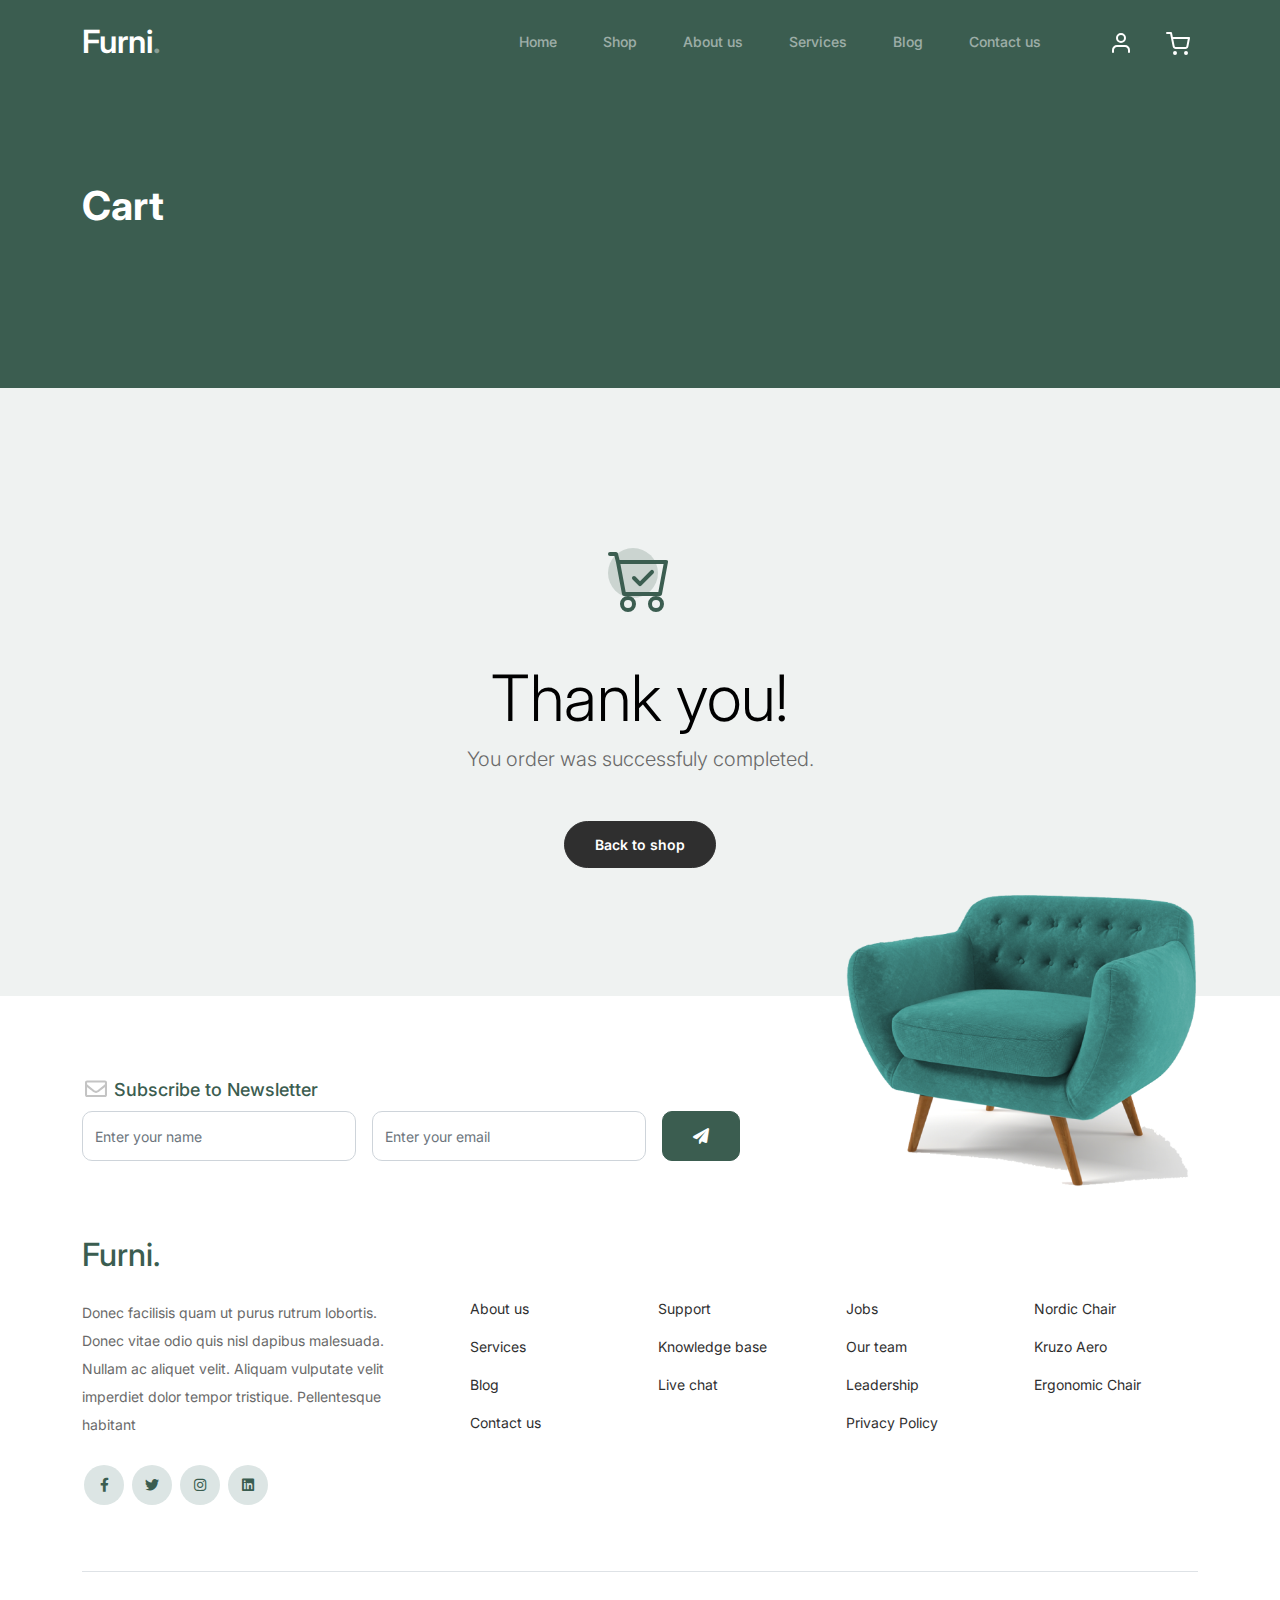
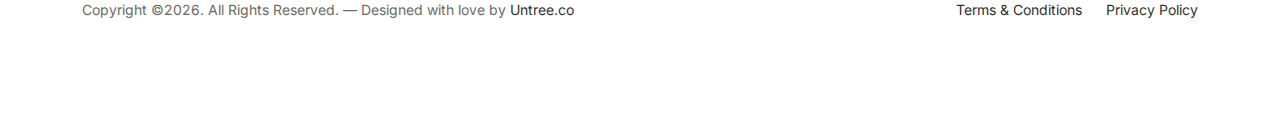
<file: thankyou.html>
<!-- /*
* Bootstrap 5
* Template Name: Furni
* Template Author: Untree.co
* Template URI: https://untree.co/
* License: https://creativecommons.org/licenses/by/3.0/
*/ -->
<!doctype html>
<html lang="en">
<head>
  <meta charset="utf-8">
  <meta name="viewport" content="width=device-width, initial-scale=1, shrink-to-fit=no">
  <meta name="author" content="Untree.co">
  <link rel="shortcut icon" href="favicon.png">

  <meta name="description" content="" />
  <meta name="keywords" content="bootstrap, bootstrap4" />

		<!-- Bootstrap CSS -->
		<link href="css/bootstrap.min.css" rel="stylesheet">
		<link href="https://cdnjs.cloudflare.com/ajax/libs/font-awesome/6.0.0-beta3/css/all.min.css" rel="stylesheet">
		<link href="css/tiny-slider.css" rel="stylesheet">
		<link href="css/style.css" rel="stylesheet">
		<title>Furni Free Bootstrap 5 Template for Furniture and Interior Design Websites by Untree.co </title>
	</head>

	<body>

		<!-- Start Header/Navigation -->
		<nav class="custom-navbar navbar navbar navbar-expand-md navbar-dark bg-dark" arial-label="Furni navigation bar">

			<div class="container">
				<a class="navbar-brand" href="index.html">Furni<span>.</span></a>

				<button class="navbar-toggler" type="button" data-bs-toggle="collapse" data-bs-target="#navbarsFurni" aria-controls="navbarsFurni" aria-expanded="false" aria-label="Toggle navigation">
					<span class="navbar-toggler-icon"></span>
				</button>

				<div class="collapse navbar-collapse" id="navbarsFurni">
					<ul class="custom-navbar-nav navbar-nav ms-auto mb-2 mb-md-0">
						<li class="nav-item ">
							<a class="nav-link" href="index.html">Home</a>
						</li>
						<li><a class="nav-link" href="shop.html">Shop</a></li>
						<li><a class="nav-link" href="about.html">About us</a></li>
						<li><a class="nav-link" href="services.html">Services</a></li>
						<li><a class="nav-link" href="blog.html">Blog</a></li>
						<li><a class="nav-link" href="contact.html">Contact us</a></li>
					</ul>

					<ul class="custom-navbar-cta navbar-nav mb-2 mb-md-0 ms-5">
						<li><a class="nav-link" href="#"><img src="images/user.svg"></a></li>
						<li><a class="nav-link" href="cart.html"><img src="images/cart.svg"></a></li>
					</ul>
				</div>
			</div>
				
		</nav>
		<!-- End Header/Navigation -->

		<!-- Start Hero Section -->
			<div class="hero">
				<div class="container">
					<div class="row justify-content-between">
						<div class="col-lg-5">
							<div class="intro-excerpt">
								<h1>Cart</h1>
							</div>
						</div>
						<div class="col-lg-7">
							
						</div>
					</div>
				</div>
			</div>
		<!-- End Hero Section -->

		

		<div class="untree_co-section">
    <div class="container">
      <div class="row">
        <div class="col-md-12 text-center pt-5">
          <span class="display-3 thankyou-icon text-primary">
            <svg width="1em" height="1em" viewBox="0 0 16 16" class="bi bi-cart-check mb-5" fill="currentColor" xmlns="http://www.w3.org/2000/svg">
              <path fill-rule="evenodd" d="M11.354 5.646a.5.5 0 0 1 0 .708l-3 3a.5.5 0 0 1-.708 0l-1.5-1.5a.5.5 0 1 1 .708-.708L8 8.293l2.646-2.647a.5.5 0 0 1 .708 0z"/>
              <path fill-rule="evenodd" d="M0 1.5A.5.5 0 0 1 .5 1H2a.5.5 0 0 1 .485.379L2.89 3H14.5a.5.5 0 0 1 .491.592l-1.5 8A.5.5 0 0 1 13 12H4a.5.5 0 0 1-.491-.408L2.01 3.607 1.61 2H.5a.5.5 0 0 1-.5-.5zM3.102 4l1.313 7h8.17l1.313-7H3.102zM5 12a2 2 0 1 0 0 4 2 2 0 0 0 0-4zm7 0a2 2 0 1 0 0 4 2 2 0 0 0 0-4zm-7 1a1 1 0 1 0 0 2 1 1 0 0 0 0-2zm7 0a1 1 0 1 0 0 2 1 1 0 0 0 0-2z"/>
            </svg>
          </span>
          <h2 class="display-3 text-black">Thank you!</h2>
          <p class="lead mb-5">You order was successfuly completed.</p>
          <p><a href="shop.html" class="btn btn-sm btn-outline-black">Back to shop</a></p>
        </div>
      </div>
    </div>
  </div>

		<!-- Start Footer Section -->
		<footer class="footer-section">
			<div class="container relative">

				<div class="sofa-img">
					<img src="images/sofa.png" alt="Image" class="img-fluid">
				</div>

				<div class="row">
					<div class="col-lg-8">
						<div class="subscription-form">
							<h3 class="d-flex align-items-center"><span class="me-1"><img src="images/envelope-outline.svg" alt="Image" class="img-fluid"></span><span>Subscribe to Newsletter</span></h3>

							<form action="#" class="row g-3">
								<div class="col-auto">
									<input type="text" class="form-control" placeholder="Enter your name">
								</div>
								<div class="col-auto">
									<input type="email" class="form-control" placeholder="Enter your email">
								</div>
								<div class="col-auto">
									<button class="btn btn-primary">
										<span class="fa fa-paper-plane"></span>
									</button>
								</div>
							</form>

						</div>
					</div>
				</div>

				<div class="row g-5 mb-5">
					<div class="col-lg-4">
						<div class="mb-4 footer-logo-wrap"><a href="#" class="footer-logo">Furni<span>.</span></a></div>
						<p class="mb-4">Donec facilisis quam ut purus rutrum lobortis. Donec vitae odio quis nisl dapibus malesuada. Nullam ac aliquet velit. Aliquam vulputate velit imperdiet dolor tempor tristique. Pellentesque habitant</p>

						<ul class="list-unstyled custom-social">
							<li><a href="#"><span class="fa fa-brands fa-facebook-f"></span></a></li>
							<li><a href="#"><span class="fa fa-brands fa-twitter"></span></a></li>
							<li><a href="#"><span class="fa fa-brands fa-instagram"></span></a></li>
							<li><a href="#"><span class="fa fa-brands fa-linkedin"></span></a></li>
						</ul>
					</div>

					<div class="col-lg-8">
						<div class="row links-wrap">
							<div class="col-6 col-sm-6 col-md-3">
								<ul class="list-unstyled">
									<li><a href="#">About us</a></li>
									<li><a href="#">Services</a></li>
									<li><a href="#">Blog</a></li>
									<li><a href="#">Contact us</a></li>
								</ul>
							</div>

							<div class="col-6 col-sm-6 col-md-3">
								<ul class="list-unstyled">
									<li><a href="#">Support</a></li>
									<li><a href="#">Knowledge base</a></li>
									<li><a href="#">Live chat</a></li>
								</ul>
							</div>

							<div class="col-6 col-sm-6 col-md-3">
								<ul class="list-unstyled">
									<li><a href="#">Jobs</a></li>
									<li><a href="#">Our team</a></li>
									<li><a href="#">Leadership</a></li>
									<li><a href="#">Privacy Policy</a></li>
								</ul>
							</div>

							<div class="col-6 col-sm-6 col-md-3">
								<ul class="list-unstyled">
									<li><a href="#">Nordic Chair</a></li>
									<li><a href="#">Kruzo Aero</a></li>
									<li><a href="#">Ergonomic Chair</a></li>
								</ul>
							</div>
						</div>
					</div>

				</div>

				<div class="border-top copyright">
					<div class="row pt-4">
						<div class="col-lg-6">
							<p class="mb-2 text-center text-lg-start">Copyright &copy;<script>document.write(new Date().getFullYear());</script>. All Rights Reserved. &mdash; Designed with love by <a href="https://untree.co">Untree.co</a> <!-- License information: https://untree.co/license/ -->
            </p>
						</div>

						<div class="col-lg-6 text-center text-lg-end">
							<ul class="list-unstyled d-inline-flex ms-auto">
								<li class="me-4"><a href="#">Terms &amp; Conditions</a></li>
								<li><a href="#">Privacy Policy</a></li>
							</ul>
						</div>

					</div>
				</div>

			</div>
		</footer>
		<!-- End Footer Section -->	


		<script src="js/bootstrap.bundle.min.js"></script>
		<script src="js/tiny-slider.js"></script>
		<script src="js/custom.js"></script>
	</body>

</html>
</file>
<file: css/tiny-slider.css>
.tns-outer{padding:0 !important}.tns-outer [hidden]{display:none !important}.tns-outer [aria-controls],.tns-outer [data-action]{cursor:pointer}.tns-slider{-webkit-transition:all 0s;-moz-transition:all 0s;transition:all 0s}.tns-slider>.tns-item{-webkit-box-sizing:border-box;-moz-box-sizing:border-box;box-sizing:border-box}.tns-horizontal.tns-subpixel{white-space:nowrap}.tns-horizontal.tns-subpixel>.tns-item{display:inline-block;vertical-align:top;white-space:normal}.tns-horizontal.tns-no-subpixel:after{content:'';display:table;clear:both}.tns-horizontal.tns-no-subpixel>.tns-item{float:left}.tns-horizontal.tns-carousel.tns-no-subpixel>.tns-item{margin-right:-100%}.tns-no-calc{position:relative;left:0}.tns-gallery{position:relative;left:0;min-height:1px}.tns-gallery>.tns-item{position:absolute;left:-100%;-webkit-transition:transform 0s, opacity 0s;-moz-transition:transform 0s, opacity 0s;transition:transform 0s, opacity 0s}.tns-gallery>.tns-slide-active{position:relative;left:auto !important}.tns-gallery>.tns-moving{-webkit-transition:all 0.25s;-moz-transition:all 0.25s;transition:all 0.25s}.tns-autowidth{display:inline-block}.tns-lazy-img{-webkit-transition:opacity 0.6s;-moz-transition:opacity 0.6s;transition:opacity 0.6s;opacity:0.6}.tns-lazy-img.tns-complete{opacity:1}.tns-ah{-webkit-transition:height 0s;-moz-transition:height 0s;transition:height 0s}.tns-ovh{overflow:hidden}.tns-visually-hidden{position:absolute;left:-10000em}.tns-transparent{opacity:0;visibility:hidden}.tns-fadeIn{opacity:1;filter:alpha(opacity=100);z-index:0}.tns-normal,.tns-fadeOut{opacity:0;filter:alpha(opacity=0);z-index:-1}.tns-vpfix{white-space:nowrap}.tns-vpfix>div,.tns-vpfix>li{display:inline-block}.tns-t-subp2{margin:0 auto;width:310px;position:relative;height:10px;overflow:hidden}.tns-t-ct{width:2333.3333333%;width:-webkit-calc(100% * 70 / 3);width:-moz-calc(100% * 70 / 3);width:calc(100% * 70 / 3);position:absolute;right:0}.tns-t-ct:after{content:'';display:table;clear:both}.tns-t-ct>div{width:1.4285714%;width:-webkit-calc(100% / 70);width:-moz-calc(100% / 70);width:calc(100% / 70);height:10px;float:left}

/*# sourceMappingURL=sourcemaps/tiny-slider.css.map */
</file>
<file: css/style.css>
/*
* Template Name: UntreeStore
* Template Author: Untree.co
* Author URI: https://untree.co/
* License: https://creativecommons.org/licenses/by/3.0/
*/
@import url("https://fonts.googleapis.com/css2?family=Inter:wght@400;500;600;700;800&display=swap");
body {
  overflow-x: hidden;
  position: relative; }

body {
  font-family: "Inter", sans-serif;
  font-weight: 400;
  line-height: 28px;
  color: #6a6a6a;
  font-size: 14px;
  background-color: #eff2f1; }

a {
  text-decoration: none;
  -webkit-transition: .3s all ease;
  -o-transition: .3s all ease;
  transition: .3s all ease;
  color: #2f2f2f;
  text-decoration: underline; }
  a:hover {
    color: #2f2f2f;
    text-decoration: none; }
  a.more {
    font-weight: 600; }

.custom-navbar {
  background: #3b5d50 !important;
  padding-top: 20px;
  padding-bottom: 20px; }
  .custom-navbar .navbar-brand {
    font-size: 32px;
    font-weight: 600; }
    .custom-navbar .navbar-brand > span {
      opacity: .4; }
  .custom-navbar .navbar-toggler {
    border-color: transparent; }
    .custom-navbar .navbar-toggler:active, .custom-navbar .navbar-toggler:focus {
      -webkit-box-shadow: none;
      box-shadow: none;
      outline: none; }
  @media (min-width: 992px) {
    .custom-navbar .custom-navbar-nav li {
      margin-left: 15px;
      margin-right: 15px; } }
  .custom-navbar .custom-navbar-nav li a {
    font-weight: 500;
    color: #ffffff !important;
    opacity: .5;
    -webkit-transition: .3s all ease;
    -o-transition: .3s all ease;
    transition: .3s all ease;
    position: relative; }
    @media (min-width: 768px) {
      .custom-navbar .custom-navbar-nav li a:before {
        content: "";
        position: absolute;
        bottom: 0;
        left: 8px;
        right: 8px;
        background: #f9bf29;
        height: 5px;
        opacity: 1;
        visibility: visible;
        width: 0;
        -webkit-transition: .15s all ease-out;
        -o-transition: .15s all ease-out;
        transition: .15s all ease-out; } }
    .custom-navbar .custom-navbar-nav li a:hover {
      opacity: 1; }
      .custom-navbar .custom-navbar-nav li a:hover:before {
        width: calc(100% - 16px); }
  .custom-navbar .custom-navbar-nav li.active a {
    opacity: 1; }
    .custom-navbar .custom-navbar-nav li.active a:before {
      width: calc(100% - 16px); }
  .custom-navbar .custom-navbar-cta {
    margin-left: 0 !important;
    -webkit-box-orient: horizontal;
    -webkit-box-direction: normal;
    -ms-flex-direction: row;
    flex-direction: row; }
    @media (min-width: 768px) {
      .custom-navbar .custom-navbar-cta {
        margin-left: 40px !important; } }
    .custom-navbar .custom-navbar-cta li {
      margin-left: 0px;
      margin-right: 0px; }
      .custom-navbar .custom-navbar-cta li:first-child {
        margin-right: 20px; }

.hero {
  background: #3b5d50;
  padding: calc(4rem - 30px) 0 0rem 0; }
  @media (min-width: 768px) {
    .hero {
      padding: calc(4rem - 30px) 0 4rem 0; } }
  @media (min-width: 992px) {
    .hero {
      padding: calc(8rem - 30px) 0 8rem 0; } }
  .hero .intro-excerpt {
    position: relative;
    z-index: 4; }
    @media (min-width: 992px) {
      .hero .intro-excerpt {
        max-width: 450px; } }
  .hero h1 {
    font-weight: 700;
    color: #ffffff;
    margin-bottom: 30px; }
    @media (min-width: 1400px) {
      .hero h1 {
        font-size: 54px; } }
  .hero p {
    color: rgba(255, 255, 255, 0.5);
    margin-botom: 30px; }
  .hero .hero-img-wrap {
    position: relative; }
    .hero .hero-img-wrap img {
      position: relative;
      top: 0px;
      right: 0px;
      z-index: 2;
      max-width: 780px;
      left: -20px; }
      @media (min-width: 768px) {
        .hero .hero-img-wrap img {
          right: 0px;
          left: -100px; } }
      @media (min-width: 992px) {
        .hero .hero-img-wrap img {
          left: 0px;
          top: -80px;
          position: absolute;
          right: -50px; } }
      @media (min-width: 1200px) {
        .hero .hero-img-wrap img {
          left: 0px;
          top: -80px;
          right: -100px; } }
    .hero .hero-img-wrap:after {
      content: "";
      position: absolute;
      width: 255px;
      height: 217px;
      background-image: url("../images/dots-light.svg");
      background-size: contain;
      background-repeat: no-repeat;
      right: -100px;
      top: -0px; }
      @media (min-width: 1200px) {
        .hero .hero-img-wrap:after {
          top: -40px; } }

.btn {
  font-weight: 600;
  padding: 12px 30px;
  border-radius: 30px;
  color: #ffffff;
  background: #2f2f2f;
  border-color: #2f2f2f; }
  .btn:hover {
    color: #ffffff;
    background: #222222;
    border-color: #222222; }
  .btn:active, .btn:focus {
    outline: none !important;
    -webkit-box-shadow: none;
    box-shadow: none; }
  .btn.btn-primary {
    background: #3b5d50;
    border-color: #3b5d50; }
    .btn.btn-primary:hover {
      background: #314d43;
      border-color: #314d43; }
  .btn.btn-secondary {
    color: #2f2f2f;
    background: #f9bf29;
    border-color: #f9bf29; }
    .btn.btn-secondary:hover {
      background: #f8b810;
      border-color: #f8b810; }
  .btn.btn-white-outline {
    background: transparent;
    border-width: 2px;
    border-color: rgba(255, 255, 255, 0.3); }
    .btn.btn-white-outline:hover {
      border-color: white;
      color: #ffffff; }

.section-title {
  color: #2f2f2f; }

.product-section {
  padding: 7rem 0; }
  .product-section .product-item {
    text-align: center;
    text-decoration: none;
    display: block;
    position: relative;
    padding-bottom: 50px;
    cursor: pointer; }
    .product-section .product-item .product-thumbnail {
      min-width: 150px;
      height: 150px;
      margin-bottom: 30px;
      position: relative;
      top: 0;
      -webkit-transition: .3s all ease;
      -o-transition: .3s all ease;
      transition: .3s all ease; }
    .product-section .product-item h3 {
      font-weight: 600;
      font-size: 16px; }
    .product-section .product-item strong {
      font-weight: 800 !important;
      font-size: 18px !important; }
    .product-section .product-item h3, .product-section .product-item strong {
      color: #2f2f2f;
      text-decoration: none; }
    .product-section .product-item .icon-cross {
      position: absolute;
      width: 35px;
      height: 35px;
      display: inline-block;
      background: #2f2f2f;
      bottom: 15px;
      left: 50%;
      -webkit-transform: translateX(-50%);
      -ms-transform: translateX(-50%);
      transform: translateX(-50%);
      margin-bottom: -17.5px;
      border-radius: 50%;
      opacity: 0;
      visibility: hidden;
      -webkit-transition: .3s all ease;
      -o-transition: .3s all ease;
      transition: .3s all ease; }
      .product-section .product-item .icon-cross img {
        position: absolute;
        left: 50%;
        top: 50%;
        -webkit-transform: translate(-50%, -50%);
        -ms-transform: translate(-50%, -50%);
        transform: translate(-50%, -50%); }
    .product-section .product-item:before {
      bottom: 0;
      left: 0;
      right: 0;
      position: absolute;
      content: "";
      background: #dce5e4;
      height: 0%;
      z-index: -1;
      border-radius: 10px;
      -webkit-transition: .3s all ease;
      -o-transition: .3s all ease;
      transition: .3s all ease; }
    .product-section .product-item:hover .product-thumbnail {
      top: -25px; }
    .product-section .product-item:hover .icon-cross {
      bottom: 0;
      opacity: 1;
      visibility: visible; }
    .product-section .product-item:hover:before {
      height: 70%; }

.why-choose-section {
  padding: 7rem 0; }
  .why-choose-section .img-wrap {
    position: relative; }
    .why-choose-section .img-wrap:before {
      position: absolute;
      content: "";
      width: 255px;
      height: 217px;
      background-image: url("../images/dots-yellow.svg");
      background-repeat: no-repeat;
      background-size: contain;
      -webkit-transform: translate(-40%, -40%);
      -ms-transform: translate(-40%, -40%);
      transform: translate(-40%, -40%);
      z-index: -1; }
    .why-choose-section .img-wrap img {
      border-radius: 20px; }

.feature {
  margin-bottom: 30px; }
  .feature .icon {
    display: inline-block;
    position: relative;
    margin-bottom: 20px; }
    .feature .icon:before {
      content: "";
      width: 33px;
      height: 33px;
      position: absolute;
      background: rgba(59, 93, 80, 0.2);
      border-radius: 50%;
      right: -8px;
      bottom: 0; }
  .feature h3 {
    font-size: 14px;
    color: #2f2f2f; }
  .feature p {
    font-size: 14px;
    line-height: 22px;
    color: #6a6a6a; }

.we-help-section {
  padding: 7rem 0; }
  .we-help-section .imgs-grid {
    display: -ms-grid;
    display: grid;
    -ms-grid-columns: (1fr)[27];
    grid-template-columns: repeat(27, 1fr);
    position: relative; }
    .we-help-section .imgs-grid:before {
      position: absolute;
      content: "";
      width: 255px;
      height: 217px;
      background-image: url("../images/dots-green.svg");
      background-size: contain;
      background-repeat: no-repeat;
      -webkit-transform: translate(-40%, -40%);
      -ms-transform: translate(-40%, -40%);
      transform: translate(-40%, -40%);
      z-index: -1; }
    .we-help-section .imgs-grid .grid {
      position: relative; }
      .we-help-section .imgs-grid .grid img {
        border-radius: 20px;
        max-width: 100%; }
      .we-help-section .imgs-grid .grid.grid-1 {
        -ms-grid-column: 1;
        -ms-grid-column-span: 18;
        grid-column: 1 / span 18;
        -ms-grid-row: 1;
        -ms-grid-row-span: 27;
        grid-row: 1 / span 27; }
      .we-help-section .imgs-grid .grid.grid-2 {
        -ms-grid-column: 19;
        -ms-grid-column-span: 27;
        grid-column: 19 / span 27;
        -ms-grid-row: 1;
        -ms-grid-row-span: 5;
        grid-row: 1 / span 5;
        padding-left: 20px; }
      .we-help-section .imgs-grid .grid.grid-3 {
        -ms-grid-column: 14;
        -ms-grid-column-span: 16;
        grid-column: 14 / span 16;
        -ms-grid-row: 6;
        -ms-grid-row-span: 27;
        grid-row: 6 / span 27;
        padding-top: 20px; }

.custom-list {
  width: 100%; }
  .custom-list li {
    display: inline-block;
    width: calc(50% - 20px);
    margin-bottom: 12px;
    line-height: 1.5;
    position: relative;
    padding-left: 20px; }
    .custom-list li:before {
      content: "";
      width: 8px;
      height: 8px;
      border-radius: 50%;
      border: 2px solid #3b5d50;
      position: absolute;
      left: 0;
      top: 8px; }

.popular-product {
  padding: 0 0 7rem 0; }
  .popular-product .product-item-sm h3 {
    font-size: 14px;
    font-weight: 700;
    color: #2f2f2f; }
  .popular-product .product-item-sm a {
    text-decoration: none;
    color: #2f2f2f;
    -webkit-transition: .3s all ease;
    -o-transition: .3s all ease;
    transition: .3s all ease; }
    .popular-product .product-item-sm a:hover {
      color: rgba(47, 47, 47, 0.5); }
  .popular-product .product-item-sm p {
    line-height: 1.4;
    margin-bottom: 10px;
    font-size: 14px; }
  .popular-product .product-item-sm .thumbnail {
    margin-right: 10px;
    -webkit-box-flex: 0;
    -ms-flex: 0 0 120px;
    flex: 0 0 120px;
    position: relative; }
    .popular-product .product-item-sm .thumbnail:before {
      content: "";
      position: absolute;
      border-radius: 20px;
      background: #dce5e4;
      width: 98px;
      height: 98px;
      top: 50%;
      left: 50%;
      -webkit-transform: translate(-50%, -50%);
      -ms-transform: translate(-50%, -50%);
      transform: translate(-50%, -50%);
      z-index: -1; }

.testimonial-section {
  padding: 3rem 0 7rem 0; }

.testimonial-slider-wrap {
  position: relative; }
  .testimonial-slider-wrap .tns-inner {
    padding-top: 30px; }
  .testimonial-slider-wrap .item .testimonial-block blockquote {
    font-size: 16px; }
    @media (min-width: 768px) {
      .testimonial-slider-wrap .item .testimonial-block blockquote {
        line-height: 32px;
        font-size: 18px; } }
  .testimonial-slider-wrap .item .testimonial-block .author-info .author-pic {
    margin-bottom: 20px; }
    .testimonial-slider-wrap .item .testimonial-block .author-info .author-pic img {
      max-width: 80px;
      border-radius: 50%; }
  .testimonial-slider-wrap .item .testimonial-block .author-info h3 {
    font-size: 14px;
    font-weight: 700;
    color: #2f2f2f;
    margin-bottom: 0; }
  .testimonial-slider-wrap #testimonial-nav {
    position: absolute;
    top: 50%;
    z-index: 99;
    width: 100%;
    display: none; }
    @media (min-width: 768px) {
      .testimonial-slider-wrap #testimonial-nav {
        display: block; } }
    .testimonial-slider-wrap #testimonial-nav > span {
      cursor: pointer;
      position: absolute;
      width: 58px;
      height: 58px;
      line-height: 58px;
      border-radius: 50%;
      background: rgba(59, 93, 80, 0.1);
      color: #2f2f2f;
      -webkit-transition: .3s all ease;
      -o-transition: .3s all ease;
      transition: .3s all ease; }
      .testimonial-slider-wrap #testimonial-nav > span:hover {
        background: #3b5d50;
        color: #ffffff; }
    .testimonial-slider-wrap #testimonial-nav .prev {
      left: -10px; }
    .testimonial-slider-wrap #testimonial-nav .next {
      right: 0; }
  .testimonial-slider-wrap .tns-nav {
    position: absolute;
    bottom: -50px;
    left: 50%;
    -webkit-transform: translateX(-50%);
    -ms-transform: translateX(-50%);
    transform: translateX(-50%); }
    .testimonial-slider-wrap .tns-nav button {
      background: none;
      border: none;
      display: inline-block;
      position: relative;
      width: 0 !important;
      height: 7px !important;
      margin: 2px; }
      .testimonial-slider-wrap .tns-nav button:active, .testimonial-slider-wrap .tns-nav button:focus, .testimonial-slider-wrap .tns-nav button:hover {
        outline: none;
        -webkit-box-shadow: none;
        box-shadow: none;
        background: none; }
      .testimonial-slider-wrap .tns-nav button:before {
        display: block;
        width: 7px;
        height: 7px;
        left: 0;
        top: 0;
        position: absolute;
        content: "";
        border-radius: 50%;
        -webkit-transition: .3s all ease;
        -o-transition: .3s all ease;
        transition: .3s all ease;
        background-color: #d6d6d6; }
      .testimonial-slider-wrap .tns-nav button:hover:before, .testimonial-slider-wrap .tns-nav button.tns-nav-active:before {
        background-color: #3b5d50; }

.before-footer-section {
  padding: 7rem 0 12rem 0 !important; }

.blog-section {
  padding: 7rem 0 12rem 0; }
  .blog-section .post-entry a {
    text-decoration: none; }
  .blog-section .post-entry .post-thumbnail {
    display: block;
    margin-bottom: 20px; }
    .blog-section .post-entry .post-thumbnail img {
      border-radius: 20px;
      -webkit-transition: .3s all ease;
      -o-transition: .3s all ease;
      transition: .3s all ease; }
  .blog-section .post-entry .post-content-entry {
    padding-left: 15px;
    padding-right: 15px; }
    .blog-section .post-entry .post-content-entry h3 {
      font-size: 16px;
      margin-bottom: 0;
      font-weight: 600;
      margin-bottom: 7px; }
    .blog-section .post-entry .post-content-entry .meta {
      font-size: 14px; }
      .blog-section .post-entry .post-content-entry .meta a {
        font-weight: 600; }
  .blog-section .post-entry:hover .post-thumbnail img, .blog-section .post-entry:focus .post-thumbnail img {
    opacity: .7; }

.footer-section {
  padding: 80px 0;
  background: #ffffff; }
  .footer-section .relative {
    position: relative; }
  .footer-section a {
    text-decoration: none;
    color: #2f2f2f;
    -webkit-transition: .3s all ease;
    -o-transition: .3s all ease;
    transition: .3s all ease; }
    .footer-section a:hover {
      color: rgba(47, 47, 47, 0.5); }
  .footer-section .subscription-form {
    margin-bottom: 40px;
    position: relative;
    z-index: 2;
    margin-top: 100px; }
    @media (min-width: 992px) {
      .footer-section .subscription-form {
        margin-top: 0px;
        margin-bottom: 80px; } }
    .footer-section .subscription-form h3 {
      font-size: 18px;
      font-weight: 500;
      color: #3b5d50; }
    .footer-section .subscription-form .form-control {
      height: 50px;
      border-radius: 10px;
      font-family: "Inter", sans-serif; }
      .footer-section .subscription-form .form-control:active, .footer-section .subscription-form .form-control:focus {
        outline: none;
        -webkit-box-shadow: none;
        box-shadow: none;
        border-color: #3b5d50;
        -webkit-box-shadow: 0 1px 4px 0 rgba(0, 0, 0, 0.2);
        box-shadow: 0 1px 4px 0 rgba(0, 0, 0, 0.2); }
      .footer-section .subscription-form .form-control::-webkit-input-placeholder {
        font-size: 14px; }
      .footer-section .subscription-form .form-control::-moz-placeholder {
        font-size: 14px; }
      .footer-section .subscription-form .form-control:-ms-input-placeholder {
        font-size: 14px; }
      .footer-section .subscription-form .form-control:-moz-placeholder {
        font-size: 14px; }
    .footer-section .subscription-form .btn {
      border-radius: 10px !important; }
  .footer-section .sofa-img {
    position: absolute;
    top: -200px;
    z-index: 1;
    right: 0; }
    .footer-section .sofa-img img {
      max-width: 380px; }
  .footer-section .links-wrap {
    margin-top: 0px; }
    @media (min-width: 992px) {
      .footer-section .links-wrap {
        margin-top: 54px; } }
    .footer-section .links-wrap ul li {
      margin-bottom: 10px; }
  .footer-section .footer-logo-wrap .footer-logo {
    font-size: 32px;
    font-weight: 500;
    text-decoration: none;
    color: #3b5d50; }
  .footer-section .custom-social li {
    margin: 2px;
    display: inline-block; }
    .footer-section .custom-social li a {
      width: 40px;
      height: 40px;
      text-align: center;
      line-height: 40px;
      display: inline-block;
      background: #dce5e4;
      color: #3b5d50;
      border-radius: 50%; }
      .footer-section .custom-social li a:hover {
        background: #3b5d50;
        color: #ffffff; }
  .footer-section .border-top {
    border-color: #dce5e4; }
    .footer-section .border-top.copyright {
      font-size: 14px !important; }

.untree_co-section {
  padding: 7rem 0; }

.form-control {
  height: 50px;
  border-radius: 10px;
  font-family: "Inter", sans-serif; }
  .form-control:active, .form-control:focus {
    outline: none;
    -webkit-box-shadow: none;
    box-shadow: none;
    border-color: #3b5d50;
    -webkit-box-shadow: 0 1px 4px 0 rgba(0, 0, 0, 0.2);
    box-shadow: 0 1px 4px 0 rgba(0, 0, 0, 0.2); }
  .form-control::-webkit-input-placeholder {
    font-size: 14px; }
  .form-control::-moz-placeholder {
    font-size: 14px; }
  .form-control:-ms-input-placeholder {
    font-size: 14px; }
  .form-control:-moz-placeholder {
    font-size: 14px; }

.service {
  line-height: 1.5; }
  .service .service-icon {
    border-radius: 10px;
    -webkit-box-flex: 0;
    -ms-flex: 0 0 50px;
    flex: 0 0 50px;
    height: 50px;
    line-height: 50px;
    text-align: center;
    background: #3b5d50;
    margin-right: 20px;
    color: #ffffff; }

textarea {
  height: auto !important; }

.site-blocks-table {
  overflow: auto; }
  .site-blocks-table .product-thumbnail {
    width: 200px; }
  .site-blocks-table .btn {
    padding: 2px 10px; }
  .site-blocks-table thead th {
    padding: 30px;
    text-align: center;
    border-width: 0px !important;
    vertical-align: middle;
    color: rgba(0, 0, 0, 0.8);
    font-size: 18px; }
  .site-blocks-table td {
    padding: 20px;
    text-align: center;
    vertical-align: middle;
    color: rgba(0, 0, 0, 0.8); }
  .site-blocks-table tbody tr:first-child td {
    border-top: 1px solid #3b5d50 !important; }
  .site-blocks-table .btn {
    background: none !important;
    color: #000000;
    border: none;
    height: auto !important; }

.site-block-order-table th {
  border-top: none !important;
  border-bottom-width: 1px !important; }

.site-block-order-table td, .site-block-order-table th {
  color: #000000; }

.couponcode-wrap input {
  border-radius: 10px !important; }

.text-primary {
  color: #3b5d50 !important; }

.thankyou-icon {
  position: relative;
  color: #3b5d50; }
  .thankyou-icon:before {
    position: absolute;
    content: "";
    width: 50px;
    height: 50px;
    border-radius: 50%;
    background: rgba(59, 93, 80, 0.2); }
</file>
